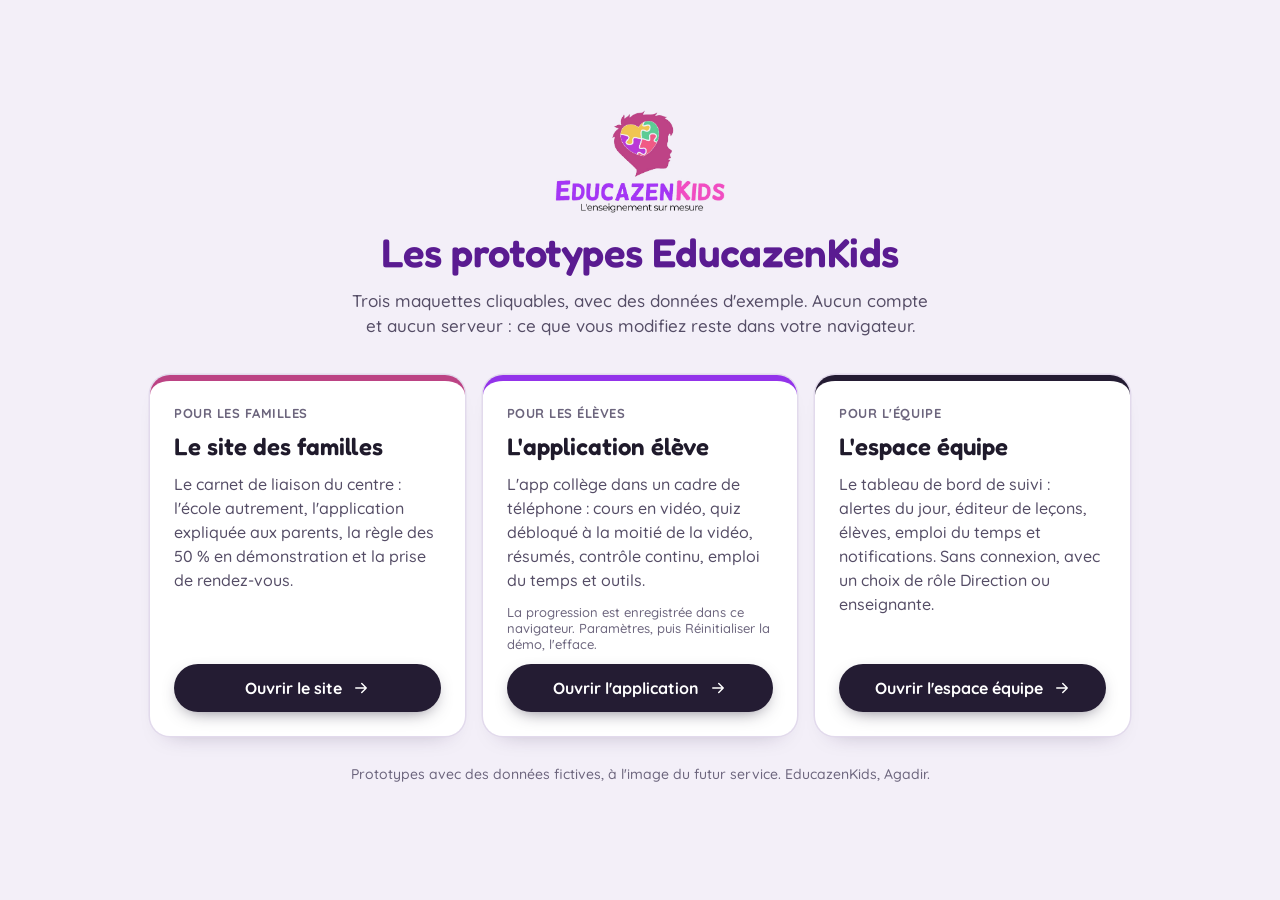
<file: prototype/index.html>
<!doctype html>
<html lang="fr">
<head>
<meta charset="utf-8">
<meta name="viewport" content="width=device-width, initial-scale=1">
<title>EducazenKids · Prototypes</title>
<meta name="description" content="Les trois prototypes EducazenKids : le site des familles, l'application élève et l'espace équipe.">
<meta name="robots" content="noindex">
<link rel="icon" href="web/assets/img/logo-mark.png">
<link rel="stylesheet" href="web/assets/base.css">
<style>
  body { min-height: 100svh; display: grid; place-items: center; padding: 32px 16px 40px; }
  .hub { width: 100%; max-width: 980px; }
  .head { display: flex; flex-direction: column; align-items: center; text-align: center; gap: 14px; margin-bottom: 36px; }
  .head img { width: 176px; height: auto; }
  h1 { margin: 0; font-family: var(--font-display); font-weight: 600; font-size: clamp(28px, 4vw, 40px); line-height: 1.1; letter-spacing: -0.01em; color: var(--brand-ink); }
  .lead { margin: 0; max-width: 58ch; font-size: 17px; line-height: 1.5; color: var(--ink-2); }
  .cards { display: grid; grid-template-columns: repeat(auto-fit, minmax(270px, 1fr)); gap: 18px; }
  .card { display: flex; flex-direction: column; gap: 12px; padding: 24px; background: var(--paper); border-radius: 20px; border-top: 6px solid var(--accent); box-shadow: 0 0 0 1.5px var(--line), 0 12px 24px -18px rgba(40, 20, 70, 0.4); }
  .card.site { --accent: var(--plum); }
  .card.app { --accent: var(--brand); }
  .card.staff { --accent: var(--pill); }
  .kicker { font-size: 13px; font-weight: 700; letter-spacing: 0.04em; text-transform: uppercase; color: var(--ink-3); }
  .card h2 { margin: 0; font-family: var(--font-display); font-weight: 600; font-size: 24px; line-height: 1.15; color: var(--ink); }
  .card p { margin: 0; flex: 1; line-height: 1.5; color: var(--ink-2); }
  .card small { font-size: 13px; color: var(--ink-3); }
  .btn { display: inline-flex; align-items: center; justify-content: center; gap: 10px; min-height: 48px; padding: 0 22px; border-radius: 999px; background: var(--pill); color: #fff; font-weight: 700; text-decoration: none; box-shadow: 0 6px 18px -8px rgba(36, 28, 51, 0.7); transition: background 0.2s var(--ease-out), transform 0.2s var(--ease-out); }
  .btn:hover { background: var(--pill-hover); color: #fff; transform: translateY(-1px); }
  .btn .icon { width: 18px; height: 18px; }
  .note { margin: 28px 0 0; text-align: center; font-size: 14px; line-height: 1.5; color: var(--ink-3); }
</style>
</head>
<body>
<main class="hub">
  <header class="head">
    <img src="web/assets/img/logo-educazenkids.png" alt="EducazenKids" width="176">
    <h1>Les prototypes EducazenKids</h1>
    <p class="lead">Trois maquettes cliquables, avec des données d'exemple. Aucun compte et aucun serveur&nbsp;: ce que vous modifiez reste dans votre navigateur.</p>
  </header>

  <div class="cards">
    <article class="card site">
      <span class="kicker">Pour les familles</span>
      <h2>Le site des familles</h2>
      <p>Le carnet de liaison du centre&nbsp;: l'école autrement, l'application expliquée aux parents, la règle des 50&nbsp;% en démonstration et la prise de rendez-vous.</p>
      <a class="btn" href="web/landing-page.html">Ouvrir le site <svg class="icon" viewBox="0 0 24 24" aria-hidden="true"><path d="M5 12h14M13 6l6 6-6 6"/></svg></a>
    </article>

    <article class="card app">
      <span class="kicker">Pour les élèves</span>
      <h2>L'application élève</h2>
      <p>L'app collège dans un cadre de téléphone&nbsp;: cours en vidéo, quiz débloqué à la moitié de la vidéo, résumés, contrôle continu, emploi du temps et outils.</p>
      <small>La progression est enregistrée dans ce navigateur. Paramètres, puis Réinitialiser la démo, l'efface.</small>
      <a class="btn" href="educazenkids-college.html">Ouvrir l'application <svg class="icon" viewBox="0 0 24 24" aria-hidden="true"><path d="M5 12h14M13 6l6 6-6 6"/></svg></a>
    </article>

    <article class="card staff">
      <span class="kicker">Pour l'équipe</span>
      <h2>L'espace équipe</h2>
      <p>Le tableau de bord de suivi&nbsp;: alertes du jour, éditeur de leçons, élèves, emploi du temps et notifications. Sans connexion, avec un choix de rôle Direction ou enseignante.</p>
      <a class="btn" href="web/dashboard.html">Ouvrir l'espace équipe <svg class="icon" viewBox="0 0 24 24" aria-hidden="true"><path d="M5 12h14M13 6l6 6-6 6"/></svg></a>
    </article>
  </div>

  <p class="note">Prototypes avec des données fictives, à l'image du futur service. EducazenKids, Agadir.</p>
</main>
</body>
</html>
</file>
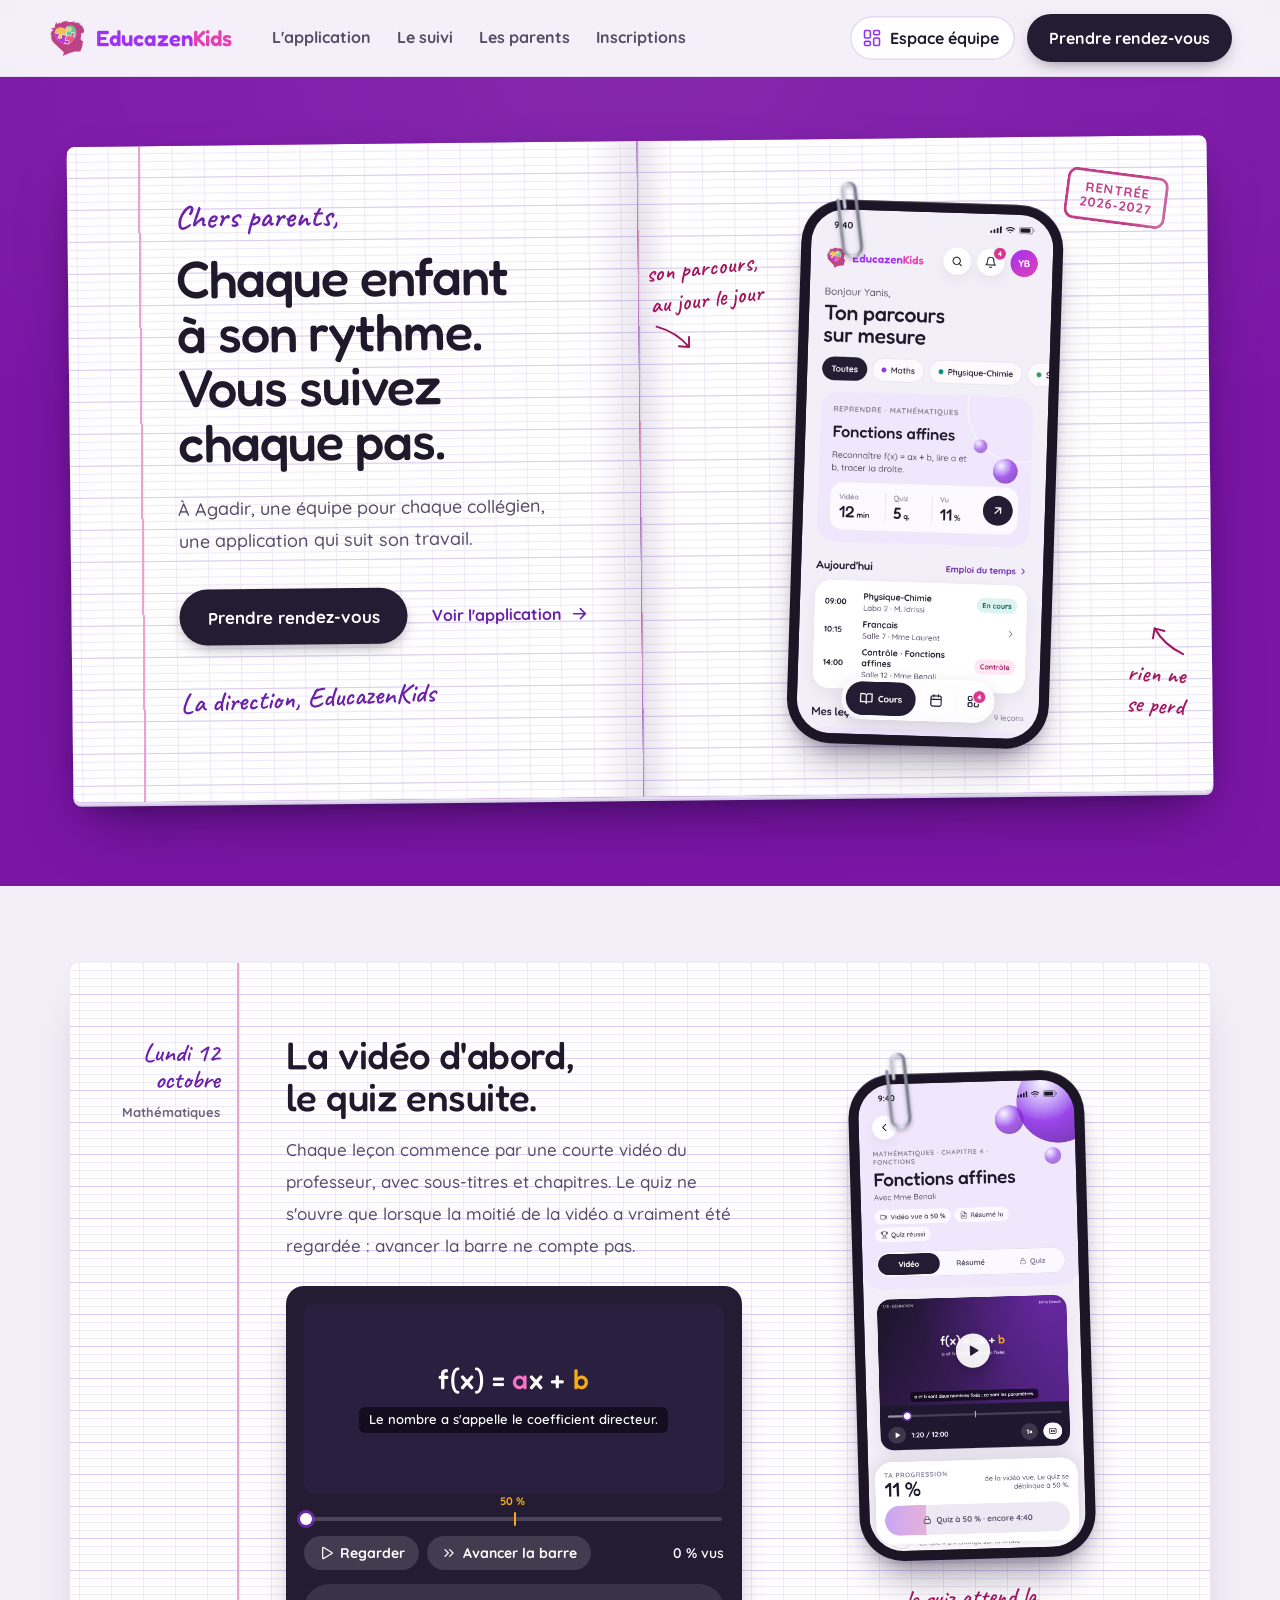
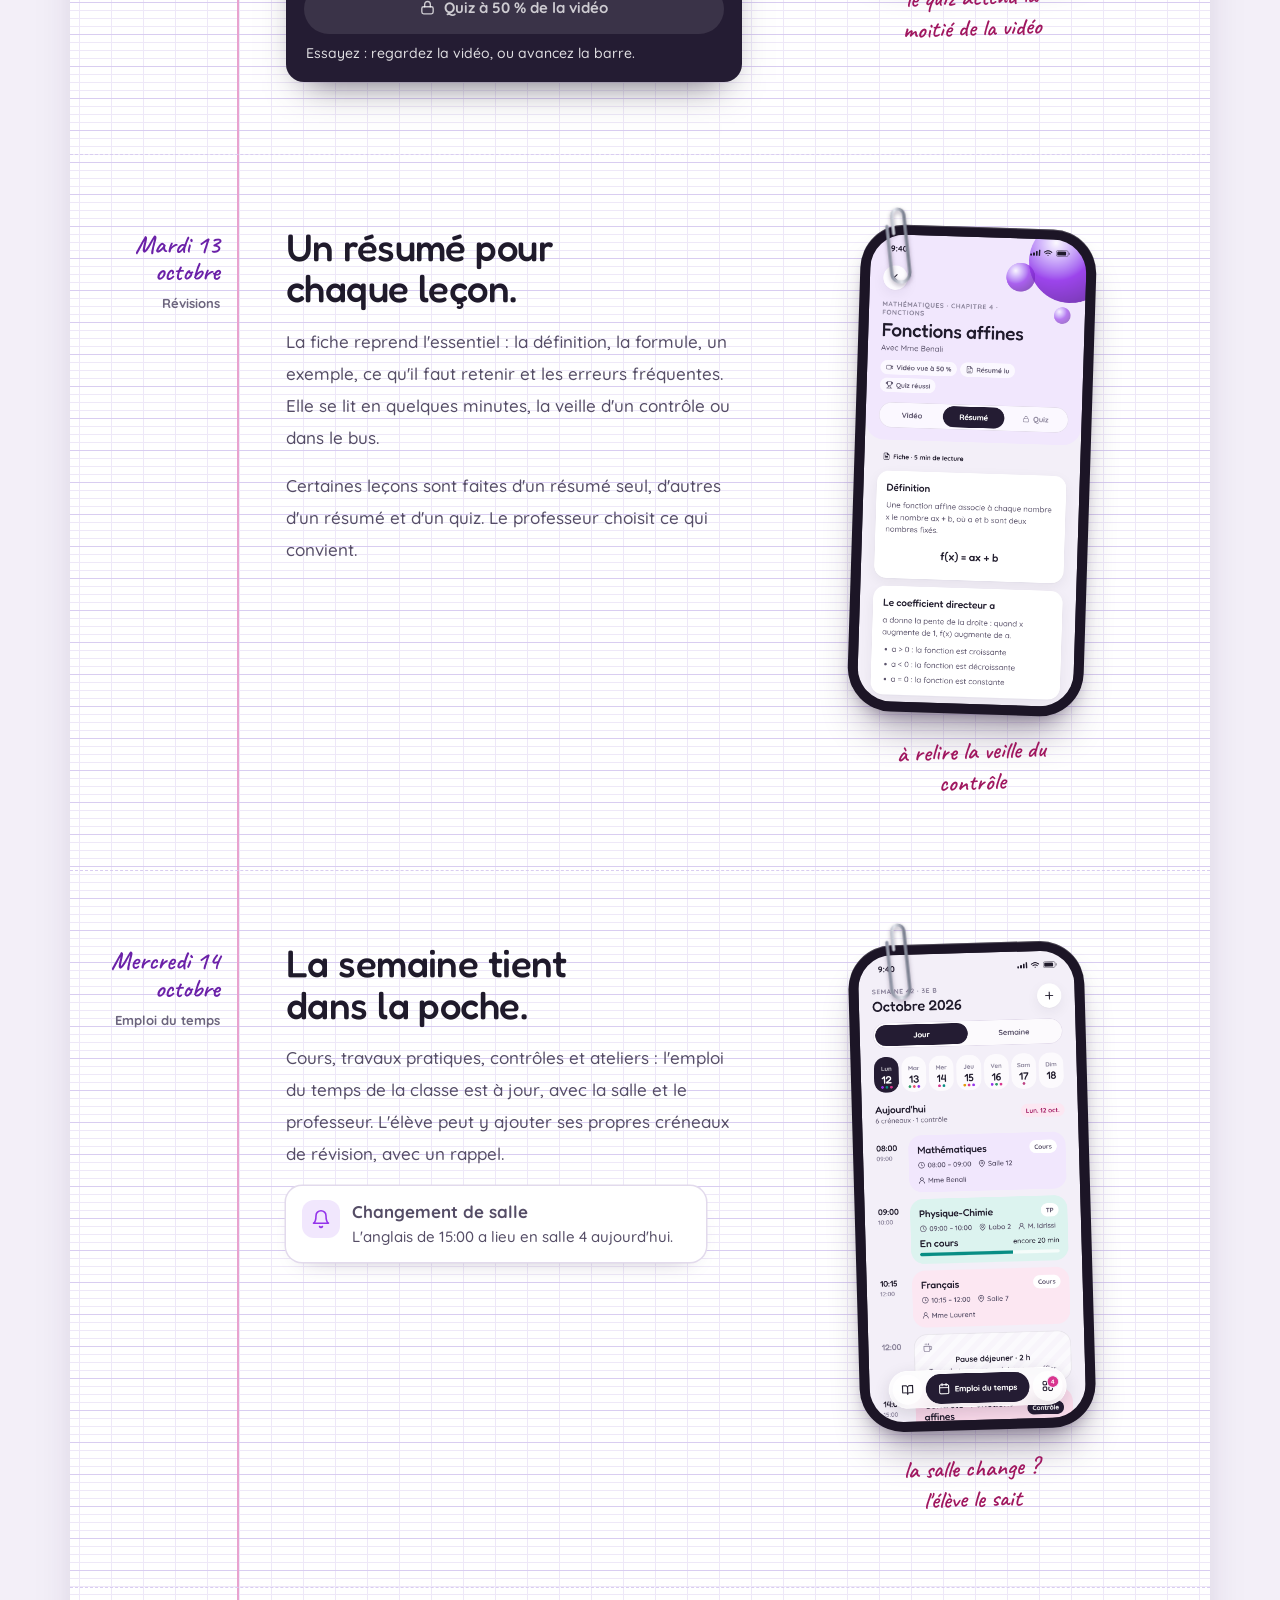
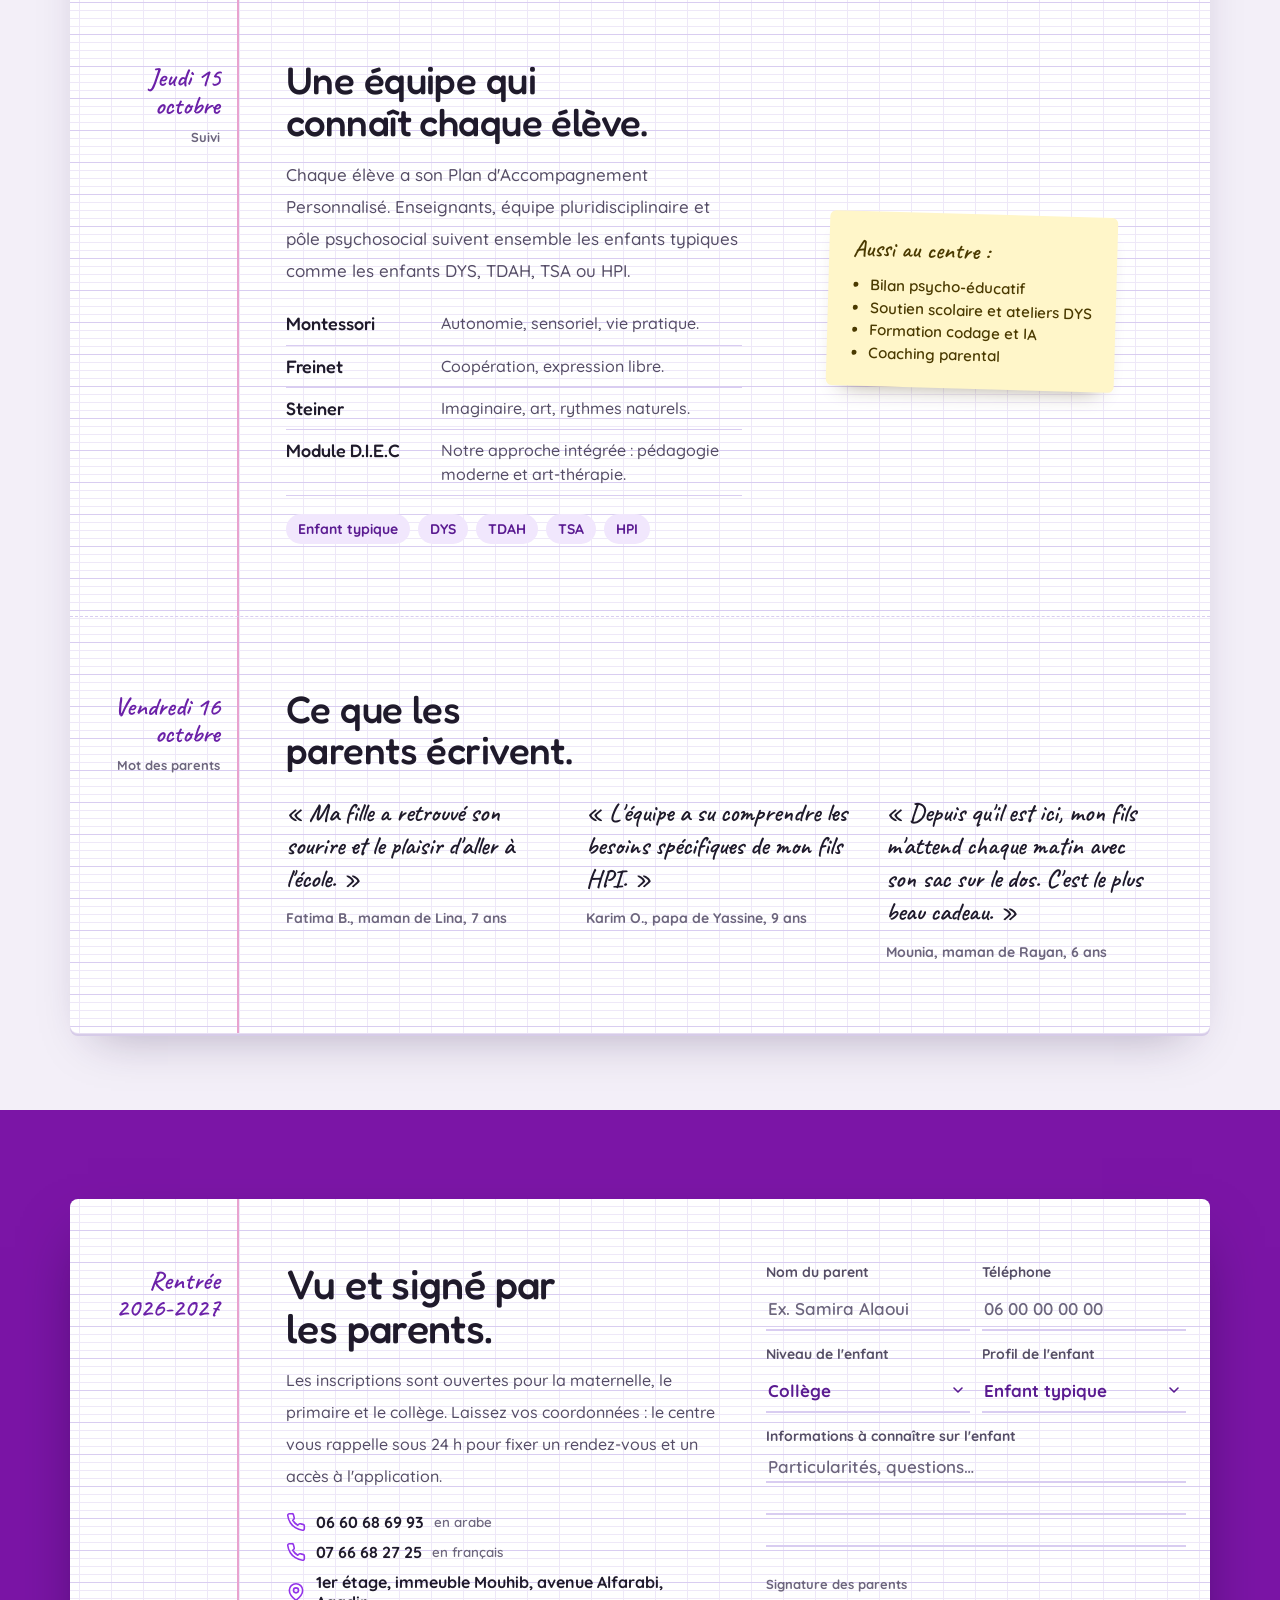
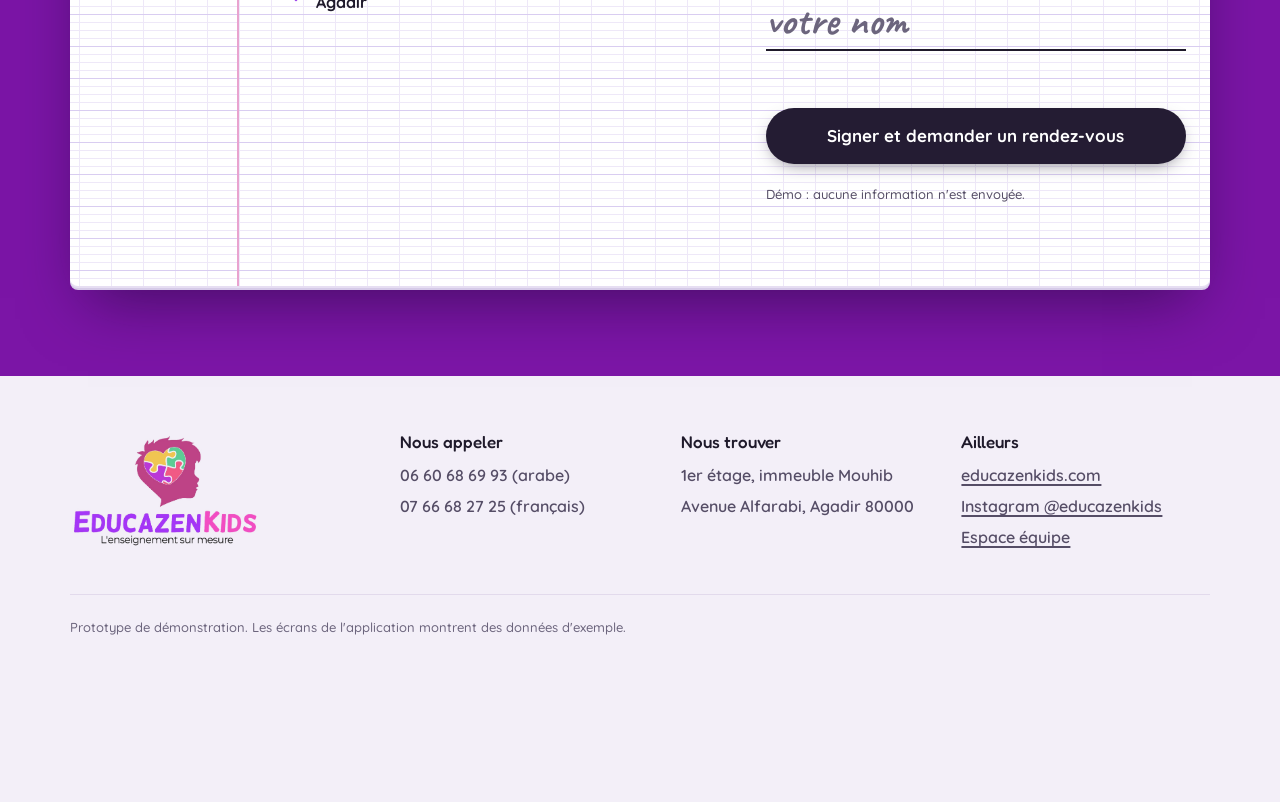
<file: prototype/web/index.html>
<!doctype html>
<html lang="fr">
<head>
<meta charset="utf-8">
<meta http-equiv="refresh" content="0; url=landing-page.html">
<title>EducazenKids</title>
</head>
<body>
<p><a href="landing-page.html">Ouvrir le site EducazenKids</a></p>
</body>
</html>
</file>
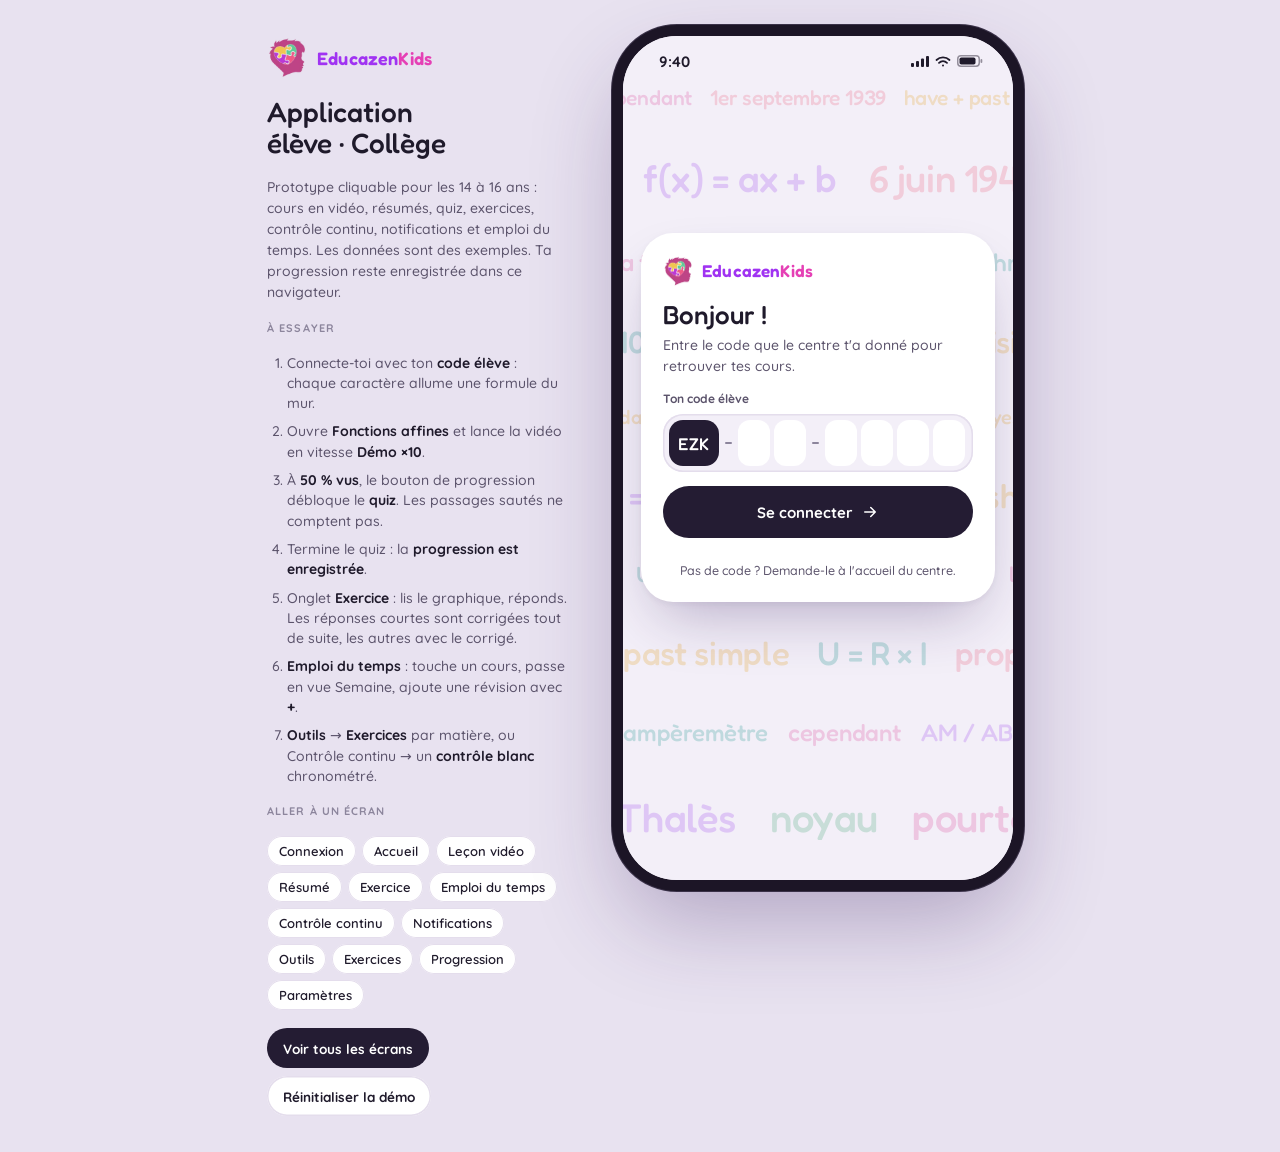
<file: prototype/educazenkids-college.html>
<!doctype html>
<html lang="fr">
<head>
<meta charset="utf-8">
<meta name="viewport" content="width=device-width, initial-scale=1, viewport-fit=cover">
</head>
<body>
<title>EducazenKids Collège</title>
<link rel="preconnect" href="https://fonts.googleapis.com">
<link rel="preconnect" href="https://fonts.gstatic.com" crossorigin>
<link rel="stylesheet" href="https://fonts.googleapis.com/css2?family=Fredoka:wght@400;500;600&family=Quicksand:wght@500;600;700&family=Lexend:wght@400;500;600&display=swap">
<style>
:root {
  /* Layout: a lavender stage holds a guide column and the phone (390x844); on a real phone the app fills the screen. */
  --stage: #E8E2F0;
  --app: #F3EFF8;
  --surface: #FFFFFF;
  --surface-2: #FAF8FC;
  --glass: rgba(255, 255, 255, 0.74);
  --ink: #1F1A2B;
  --ink-2: #5B536B;
  --ink-3: #8C859C;
  --line: #E4DDEC;
  --pill: #241C33;
  --brand: #9333EA;
  --brand-deep: #6B21A8;
  --brand-soft: #F1E7FD;
  --pink: #D9368F;
  --pink-soft: #FCE7F2;
  --teal: #088D84;
  --teal-soft: #DCF3EF;
  --gold: #F2AB19;
  --gold-soft: #FFF2D4;
  --coral: #E8506F;
  --coral-soft: #FDE6EB;
  --plum: #BC4384;
  --font-display: "Fredoka", "Quicksand", system-ui, sans-serif;
  --font-body: "Quicksand", system-ui, -apple-system, "Segoe UI", sans-serif;
  --r-sm: 12px;
  --r-md: 18px;
  --r-lg: 26px;
  --shadow: 0 1px 2px rgba(36, 28, 51, 0.04), 0 8px 24px rgba(36, 28, 51, 0.06);
  color-scheme: light;
}

* { box-sizing: border-box; }
[hidden] { display: none !important; }
html, body { height: 100%; }
body {
  margin: 0;
  background: var(--stage);
  color: var(--ink);
  font-family: var(--font-body);
  font-weight: 500;
  font-size: 14px;
  -webkit-font-smoothing: antialiased;
}
button, input, select, textarea { font: inherit; color: inherit; }
button { cursor: pointer; background: none; border: 0; padding: 0; }
button:disabled { cursor: not-allowed; }
:focus-visible { outline: 3px solid var(--brand); outline-offset: 2px; }
.ic { flex: none; display: block; }
.num { font-variant-numeric: tabular-nums; }

/* ---------- stage + guide ---------- */
.stage {
  min-height: 100%;
  display: flex;
  gap: 56px;
  justify-content: center;
  align-items: flex-start;
  padding-block: 36px;
  padding-inline: 24px;
}
.guide { width: 300px; flex: none; position: sticky; top: 36px; display: grid; gap: 18px; }
.guide-brand { display: flex; align-items: center; gap: 10px; }
.guide-brand img { width: 40px; height: auto; }
.guide h1 { font: 500 28px/1.1 var(--font-display); margin: 0; text-wrap: balance; }
.guide p { margin: 0; color: var(--ink-2); line-height: 1.5; }
.guide ol { margin: 0; padding-left: 20px; display: grid; gap: 8px; color: var(--ink-2); line-height: 1.45; }
.guide ol b { color: var(--ink); }
.guide .label { font-size: 11px; font-weight: 700; letter-spacing: 0.1em; text-transform: uppercase; color: var(--ink-3); }
.jump { display: flex; flex-wrap: wrap; gap: 6px; }
.jump button { padding: 7px 12px; border-radius: 999px; background: var(--surface); box-shadow: inset 0 0 0 1px var(--line); font-weight: 600; font-size: 13px; }
.jump button:hover { box-shadow: inset 0 0 0 1.5px var(--brand); }
.guide-actions { display: flex; gap: 8px; flex-wrap: wrap; }

/* ---------- phone ---------- */
.phone {
  position: relative;
  width: 390px;
  height: 844px;
  flex: none;
  border-radius: 54px;
  background: var(--app);
  overflow: hidden;
  box-shadow: 0 0 0 11px #1C1526, 0 0 0 12px #3A3148, 0 40px 90px rgba(54, 27, 94, 0.3);
  isolation: isolate;
}
.statusbar {
  position: absolute; inset: 0 0 auto 0; height: 46px; z-index: 8;
  display: flex; align-items: center; justify-content: space-between;
  padding: 4px 30px 0 36px; font-weight: 700; font-size: 15px; pointer-events: none;
}
.statusbar.light { color: #fff; }
.screen {
  position: absolute; inset: 0; overflow-y: auto; overflow-x: hidden;
  padding: 56px 24px 128px; scrollbar-width: none;
}
.screen::-webkit-scrollbar { display: none; }
.screen.no-nav { padding-bottom: 40px; }
.screen.dock-pad { padding-bottom: 196px; }
.phone.scrolled .statusbar { background: rgba(243, 239, 248, 0.94); backdrop-filter: blur(10px); -webkit-backdrop-filter: blur(10px); }

@media (max-width: 900px) {
  .stage { flex-direction: column; align-items: center; gap: 32px; }
  .guide { position: static; width: 100%; max-width: 412px; order: 2; }
}
@media (max-width: 520px) {
  .stage { padding: 0; gap: 24px; }
  .phone { width: 100%; height: 100vh; height: 100svh; border-radius: 0; box-shadow: none; }
  .statusbar { display: none; }
  .screen { padding-top: 18px; }
  .lesson-hero { margin-top: -18px; padding-top: 18px; }
  .toast { top: 12px; }
  .guide { padding-inline: 16px; padding-block: 0 32px; }
}

/* ---------- type ---------- */
.eyebrow { font-size: 12px; font-weight: 700; letter-spacing: 0.08em; text-transform: uppercase; color: var(--ink-3); }
.h-xl { font: 500 34px/1.05 var(--font-display); letter-spacing: -0.01em; margin: 0; text-wrap: balance; }
.h-lg { font: 500 26px/1.1 var(--font-display); margin: 0; text-wrap: balance; }
.h-md { font: 500 18px/1.2 var(--font-display); margin: 0; }
.muted { color: var(--ink-2); }
.faint { color: var(--ink-3); }
.small { font-size: 12.5px; }
.row { display: flex; align-items: center; gap: 10px; }
.between { display: flex; align-items: center; justify-content: space-between; gap: 12px; }
.stack { display: grid; gap: 12px; }
.section { margin-top: 26px; display: grid; gap: 14px; }
.section-head { display: flex; align-items: baseline; justify-content: space-between; gap: 12px; }
.link { color: var(--brand-deep); font-weight: 700; display: inline-flex; align-items: center; gap: 4px; }

/* ---------- controls ---------- */
.iconbtn {
  width: 44px; height: 44px; border-radius: 50%; display: grid; place-items: center;
  background: var(--surface); box-shadow: var(--shadow); position: relative; flex: none;
}
.iconbtn.glass { background: rgba(255, 255, 255, 0.85); }
.badge {
  position: absolute; top: -2px; right: -2px; min-width: 19px; height: 19px; padding: 0 5px;
  border-radius: 999px; background: var(--pink); color: #fff; font-size: 11px; font-weight: 700;
  display: grid; place-items: center; box-shadow: 0 0 0 2px var(--app);
}
.btn {
  height: 52px; border-radius: 999px; padding: 0 22px; display: inline-flex; align-items: center;
  justify-content: center; gap: 8px; font-weight: 700; font-size: 15px; white-space: nowrap;
}
.btn.block { width: 100%; }
.btn-dark { background: var(--pill); color: #fff; }
.btn-brand { background: var(--brand); color: #fff; }
.btn-ghost { background: var(--surface); box-shadow: inset 0 0 0 1.5px var(--line); }
a.btn { color: var(--ink); text-decoration: none; }
.btn-sm { height: 40px; padding: 0 16px; font-size: 13.5px; }
.chips { display: flex; gap: 8px; overflow-x: auto; scrollbar-width: none; margin-inline: -24px; padding-inline: 24px; }
.chips::-webkit-scrollbar { display: none; }
.chip {
  height: 38px; padding: 0 15px; border-radius: 999px; flex: none; display: inline-flex; align-items: center; gap: 7px;
  background: rgba(255, 255, 255, 0.7); box-shadow: inset 0 0 0 1px var(--line); font-weight: 600; font-size: 13.5px;
}
.chip.on { background: var(--pill); color: #fff; box-shadow: none; }
.chip .dot { width: 8px; height: 8px; border-radius: 50%; background: var(--c); }
.seg { display: flex; padding: 4px; border-radius: 999px; background: rgba(255, 255, 255, 0.7); box-shadow: inset 0 0 0 1px var(--line); }
.seg button { flex: 1; height: 38px; border-radius: 999px; font-weight: 700; font-size: 13.5px; display: inline-flex; align-items: center; justify-content: center; gap: 6px; color: var(--ink-2); }
.seg button.on { background: var(--pill); color: #fff; }
.seg button.locked { color: var(--ink-3); }
.tag {
  display: inline-flex; align-items: center; gap: 5px; height: 24px; padding: 0 9px; border-radius: 999px;
  font-size: 11.5px; font-weight: 700; background: var(--surface); color: var(--ink-2); white-space: nowrap;
}
.tag.c { background: var(--cs); color: var(--ink); }
.tag.dark { background: var(--pill); color: #fff; }
.tag.pink { background: var(--pink-soft); color: #A0175F; }
.tag.teal { background: var(--teal-soft); color: #05625C; }
.switch { width: 50px; height: 30px; border-radius: 999px; background: #D9D1E4; position: relative; flex: none; transition: background 0.2s; }
.switch::after { content: ""; position: absolute; top: 3px; left: 3px; width: 24px; height: 24px; border-radius: 50%; background: #fff; box-shadow: 0 1px 3px rgba(0,0,0,0.2); transition: transform 0.2s; }
.switch.on { background: var(--brand); }
.switch.on::after { transform: translateX(20px); }

/* ---------- bottom nav ---------- */
.nav {
  position: absolute; left: 50%; bottom: 24px; transform: translateX(-50%); z-index: 7;
  display: flex; gap: 6px; padding: 7px; border-radius: 999px;
  background: var(--glass); backdrop-filter: blur(16px); -webkit-backdrop-filter: blur(16px);
  box-shadow: 0 10px 30px rgba(36, 28, 51, 0.14), inset 0 0 0 1px rgba(255, 255, 255, 0.9);
}
.nav button { white-space: nowrap; height: 54px; min-width: 54px; border-radius: 999px; display: inline-flex; align-items: center; justify-content: center; gap: 8px; background: rgba(255,255,255,0.75); font-weight: 700; }
.nav button.on { background: var(--pill); color: #fff; padding: 0 22px; }
.nav button .nb { position: relative; display: grid; }

/* ---------- home ---------- */
.topbar { display: flex; align-items: center; justify-content: space-between; gap: 10px; }
.brandmark { display: flex; align-items: center; gap: 9px; }
.brandmark img { width: 34px; height: auto; }
.wordmark { font: 600 18px/1 var(--font-display); letter-spacing: 0.01em; }
.wordmark .e { color: #A033F2; }
.wordmark .k { color: #E540B5; }
.avatar {
  width: 44px; height: 44px; border-radius: 50%; display: grid; place-items: center; flex: none;
  background: linear-gradient(140deg, #A033F2, #E540B5); color: #fff; font-weight: 700; font-size: 15px;
}
.hero-title { margin-top: 22px; display: grid; gap: 6px; }
.feature {
  position: relative; overflow: hidden; border-radius: 30px; padding: 20px; margin-top: 18px;
  background: var(--cs); display: grid; gap: 14px;
}
.feature .h-lg { max-width: 220px; }
.feature p { margin: 0; max-width: 230px; color: var(--ink-2); line-height: 1.45; }
.statpanel {
  position: relative; z-index: 1; display: grid; grid-template-columns: repeat(3, 1fr) auto; gap: 0; align-items: center;
  background: rgba(255, 255, 255, 0.78); backdrop-filter: blur(8px); border-radius: 20px; padding: 14px 6px 14px 14px;
}
.statpanel > div + div { border-left: 1px solid var(--line); padding-left: 12px; }
.statpanel .k { font-size: 11.5px; color: var(--ink-3); font-weight: 600; }
.statpanel .v { font: 500 26px/1.1 var(--font-display); margin-top: 2px; }
.go-btn { margin-left: 8px; margin-right: 2px; width: 48px; height: 48px; border-radius: 50%; background: var(--pill); color: #fff; display: grid; place-items: center; }
.art { position: absolute; inset: 0; pointer-events: none; }
.art i { position: absolute; border-radius: 50%; background: radial-gradient(circle at 32% 28%, rgba(255,255,255,0.85), var(--c) 46%, color-mix(in srgb, var(--c) 55%, #120a1f) 100%); opacity: 0.9; }
.art i:nth-child(1) { width: 130px; height: 130px; right: -34px; top: -40px; }
.art i:nth-child(2) { width: 40px; height: 40px; right: 22px; top: 100px; opacity: 0.75; }
.art i:nth-child(3) { width: 22px; height: 22px; right: 72px; top: 70px; opacity: 0.6; }
.art .ring { position: absolute; width: 170px; height: 170px; right: -64px; top: -64px; border-radius: 50%; border: 2px solid rgba(255,255,255,0.55); background: none; }

.today { background: var(--surface); border-radius: var(--r-lg); padding: 16px; display: grid; gap: 10px; box-shadow: var(--shadow); }
.today-item { display: grid; grid-template-columns: 50px 1fr auto; gap: 12px; align-items: center; }
.today-item .t { font-weight: 700; font-size: 13px; }
.today-item .bar { width: 4px; align-self: stretch; border-radius: 4px; background: var(--c); justify-self: end; }
.today-item .what { display: grid; gap: 2px; min-width: 0; }
.today-item .what b { font-weight: 700; }

.lesson-row {
  display: grid; grid-template-columns: 48px 1fr auto; gap: 12px; align-items: center; text-align: left; width: 100%;
  padding: 12px; border-radius: 22px; background: var(--cs);
}
.lesson-row .sq { width: 48px; height: 48px; border-radius: 15px; background: rgba(255,255,255,0.75); display: grid; place-items: center; color: var(--c); }
.lesson-row .info { display: grid; gap: 3px; min-width: 0; }
.lesson-row .info b { font-weight: 700; font-size: 15px; }
.lesson-row .meta { font-size: 12px; color: var(--ink-2); display: flex; gap: 6px; flex-wrap: wrap; }
.ring-sm { position: relative; width: 42px; height: 42px; display: grid; place-items: center; font-size: 11px; font-weight: 700; }
.ring-sm svg { position: absolute; inset: 0; transform: rotate(-90deg); }

.weekmini { background: var(--surface); border-radius: var(--r-lg); padding: 16px; box-shadow: var(--shadow); display: grid; gap: 12px; }
.minibars { display: grid; grid-template-columns: repeat(7, 1fr); gap: 8px; align-items: end; height: 92px; }
.minibars .col { display: grid; gap: 5px; justify-items: center; align-content: end; height: 100%; }
.minibars .stackbar { width: 18px; border-radius: 7px; overflow: hidden; display: flex; flex-direction: column-reverse; }
.minibars .stackbar span { display: block; background: var(--c); }
.minibars .d { font-size: 11px; color: var(--ink-3); font-weight: 700; }
.minibars .col.today .d { color: var(--ink); }

/* ---------- lesson ---------- */
.lesson-hero { position: relative; margin: -56px -24px 0; padding: 56px 24px 22px; background: var(--cs); border-radius: 0 0 34px 34px; overflow: hidden; }
.lesson-hero .art i:nth-child(1) { width: 150px; height: 150px; right: -46px; top: -36px; }
.lesson-hero .art i:nth-child(2) { width: 52px; height: 52px; right: 92px; top: 44px; }
.lesson-hero .art i:nth-child(3) { width: 30px; height: 30px; right: 26px; top: 122px; }
.lesson-hero .top { position: relative; z-index: 1; display: flex; justify-content: space-between; }
.lesson-hero .titles { position: relative; z-index: 1; margin-top: 18px; display: grid; gap: 6px; max-width: 270px; }
.lesson-hero .seg { position: relative; z-index: 1; margin-top: 18px; }
.steps { display: flex; gap: 6px; flex-wrap: wrap; margin-top: 14px; position: relative; z-index: 1; }
.step { display: inline-flex; align-items: center; gap: 5px; height: 26px; padding: 0 10px; border-radius: 999px; background: rgba(255,255,255,0.7); font-size: 12px; font-weight: 700; color: var(--ink-2); }
.step.done { background: var(--teal); color: #fff; }

.player { margin-top: 18px; border-radius: 24px; overflow: hidden; background: #1E1730; box-shadow: var(--shadow); }
.player .viewport { position: relative; aspect-ratio: 16 / 9; }
.player canvas { position: absolute; inset: 0; width: 100%; height: 100%; display: block; }
.bigplay { position: absolute; inset: 0; display: grid; place-items: center; }
.bigplay span { width: 62px; height: 62px; border-radius: 50%; background: rgba(255,255,255,0.92); color: var(--pill); display: grid; place-items: center; box-shadow: 0 8px 24px rgba(0,0,0,0.3); }
.controls { padding: 10px 14px 12px; display: grid; gap: 10px; color: #fff; }
.track { position: relative; height: 18px; cursor: pointer; touch-action: none; }
.track .rail { position: absolute; left: 0; right: 0; top: 7px; height: 4px; border-radius: 4px; background: rgba(255,255,255,0.18); }
.track .seen { position: absolute; top: 7px; height: 4px; background: rgba(255,255,255,0.45); border-radius: 4px; }
.track .half { position: absolute; top: 3px; left: 50%; width: 2px; height: 12px; background: var(--gold); border-radius: 2px; }
.track .head { position: absolute; top: 3px; width: 12px; height: 12px; margin-left: -6px; border-radius: 50%; background: #fff; box-shadow: 0 0 0 3px rgba(147,51,234,0.6); }
.ctl-row { display: flex; align-items: center; gap: 10px; font-size: 12.5px; font-weight: 600; }
.ctl-row .sp { flex: 1; }
.ctl-btn { height: 30px; min-width: 30px; padding: 0 9px; border-radius: 999px; background: rgba(255,255,255,0.14); color: #fff; display: inline-flex; align-items: center; justify-content: center; gap: 5px; font-size: 12px; font-weight: 700; }
.ctl-btn.on { background: #fff; color: var(--pill); }
.chapters { display: grid; gap: 8px; }
.chapter { display: grid; grid-template-columns: 40px 1fr auto; gap: 12px; align-items: center; padding: 10px 12px; border-radius: 20px; background: rgba(255,255,255,0.75); text-align: left; width: 100%; }
.chapter .pb { width: 40px; height: 40px; border-radius: 50%; box-shadow: inset 0 0 0 1.5px var(--line); display: grid; place-items: center; color: var(--ink-2); }
.chapter.on { background: var(--surface); box-shadow: var(--shadow); }
.chapter.on .pb { background: var(--pill); color: #fff; box-shadow: none; }
.chapter b { font-weight: 700; display: block; }
.chapter .sub { font-size: 12px; color: var(--ink-3); }
.chapter .dur { font-weight: 700; font-size: 13px; }
.progress-dock {
  position: absolute; left: 12px; right: 12px; bottom: 12px; z-index: 6; border-radius: 30px; padding: 16px;
  background: var(--surface); box-shadow: 0 -4px 30px rgba(36,28,51,0.12); display: grid; gap: 12px;
}
.progress-dock .pct { font: 500 36px/1 var(--font-display); }
.progbtn { position: relative; height: 54px; width: 100%; border-radius: 999px; overflow: hidden; background: #EEE8F5; font-weight: 700; font-size: 14.5px; }
.progbtn .fill { position: absolute; inset: 0 auto 0 0; background: linear-gradient(90deg, #C9A6F5, #E7B2DA); transition: width 0.3s; }
.progbtn .lbl { position: relative; z-index: 1; display: inline-flex; align-items: center; justify-content: center; gap: 8px; width: 100%; height: 100%; color: var(--ink-2); }
.progbtn.ready { background: var(--pill); }
.progbtn.ready .fill { background: linear-gradient(90deg, #9333EA, #D9368F); }
.progbtn.ready .lbl { color: #fff; }

.resume { display: grid; gap: 14px; margin-top: 18px; }
.rcard { background: var(--surface); border-radius: 22px; padding: 18px; display: grid; gap: 10px; box-shadow: var(--shadow); }
.rcard h3 { margin: 0; font: 500 18px/1.25 var(--font-display); }
.rcard p { margin: 0; line-height: 1.55; color: var(--ink-2); }
.rcard ul { margin: 0; padding-left: 18px; display: grid; gap: 6px; color: var(--ink-2); line-height: 1.5; }
.formula { font: 500 20px/1.3 var(--font-display); padding: 12px 14px; border-radius: 16px; background: var(--cs); color: var(--ink); text-align: center; overflow-x: auto; }
.retenir { background: var(--pill); color: #fff; }
.retenir h3, .retenir li { color: #fff; }
.retenir ul { color: rgba(255,255,255,0.85); }
.warn { background: var(--coral-soft); box-shadow: none; }

/* ---------- quiz ---------- */
.quiz-top { display: flex; align-items: center; gap: 12px; }
.qbar { flex: 1; height: 8px; border-radius: 8px; background: #E3DCEC; overflow: hidden; }
.qbar span { display: block; height: 100%; background: linear-gradient(90deg, #9333EA, #D9368F); border-radius: 8px; }
.timerchip { display: inline-flex; align-items: center; gap: 6px; height: 34px; padding: 0 12px; border-radius: 999px; background: var(--pill); color: #fff; font-weight: 700; }
.qtext { font: 500 24px/1.2 var(--font-display); margin: 22px 0 18px; text-wrap: balance; }
.opts { display: grid; gap: 10px; }
.opt { display: grid; grid-template-columns: 34px 1fr auto; gap: 12px; align-items: center; padding: 14px; border-radius: 20px; background: var(--surface); text-align: left; width: 100%; box-shadow: inset 0 0 0 1.5px var(--line); font-weight: 600; font-size: 15px; }
.opt .letter { width: 34px; height: 34px; border-radius: 11px; background: var(--app); display: grid; place-items: center; font-weight: 700; }
.opt.sel { box-shadow: inset 0 0 0 2px var(--pill); }
.opt.sel .letter { background: var(--pill); color: #fff; }
.opt.right { box-shadow: inset 0 0 0 2px var(--teal); background: var(--teal-soft); }
.opt.right .letter { background: var(--teal); color: #fff; }
.opt.wrong { box-shadow: inset 0 0 0 2px var(--coral); background: var(--coral-soft); }
.opt.wrong .letter { background: var(--coral); color: #fff; }
.explain { margin-top: 14px; padding: 14px 16px; border-radius: 20px; background: var(--surface); line-height: 1.5; color: var(--ink-2); display: grid; gap: 4px; }
.explain b { color: var(--ink); }
.quiz-foot { position: absolute; left: 24px; right: 24px; bottom: 28px; z-index: 6; }
.result { display: grid; justify-items: center; text-align: center; gap: 12px; margin-top: 30px; }
.bigring { position: relative; width: 170px; height: 170px; display: grid; place-items: center; }
.bigring svg { position: absolute; inset: 0; transform: rotate(-90deg); }
.bigring .score { font: 500 44px/1 var(--font-display); }
.saved { display: inline-flex; align-items: center; gap: 8px; padding: 10px 14px; border-radius: 999px; background: var(--teal-soft); color: #05625C; font-weight: 700; }

/* ---------- schedule ---------- */
.week { display: grid; grid-template-columns: repeat(7, 1fr); gap: 5px; margin-top: 16px; }
.day { height: 64px; border-radius: 20px; display: grid; place-items: center; align-content: center; gap: 3px; background: rgba(255,255,255,0.7); position: relative; }
.day .dw { font-size: 11px; color: var(--ink-3); font-weight: 700; }
.day .dn { font: 500 19px/1 var(--font-display); }
.day.on { background: var(--pill); color: #fff; }
.day.on .dw { color: rgba(255,255,255,0.7); }
.day .dots { position: absolute; bottom: 7px; display: flex; gap: 3px; }
.day .dots i { width: 5px; height: 5px; border-radius: 50%; background: var(--c); }
.timeline { display: grid; gap: 12px; margin-top: 20px; }
.tl-row { display: grid; grid-template-columns: 48px 1fr; gap: 10px; }
.tl-time { padding-top: 14px; font: 500 15px/1 var(--font-display); }
.tl-time small { display: block; margin-top: 4px; font: 600 11px/1.4 var(--font-body); color: var(--ink-3); }
.ev { text-align: left; width: 100%; border-radius: 24px; padding: 14px 16px; background: var(--cs); display: grid; gap: 8px; position: relative; overflow: hidden; }
.ev .between b { font: 500 18px/1.2 var(--font-display); }
.ev .where { display: flex; gap: 12px; flex-wrap: wrap; font-size: 12.5px; color: var(--ink-2); font-weight: 600; }
.ev .where span { display: inline-flex; align-items: center; gap: 4px; }
.ev.exam { background: linear-gradient(160deg, #F8D3E6, #FCE7F2); }
.ev .kpis { display: grid; grid-template-columns: repeat(3, 1fr); background: rgba(255,255,255,0.6); border-radius: 16px; padding: 10px 12px; }
.ev .kpis div + div { border-left: 1px solid rgba(36,28,51,0.1); padding-left: 10px; }
.ev .kpis .k { font-size: 11px; color: var(--ink-3); font-weight: 700; }
.ev .kpis .v { font: 500 22px/1.1 var(--font-display); }
.ev .live { display: grid; gap: 6px; }
.ev .live .lbar { height: 6px; border-radius: 6px; background: rgba(255,255,255,0.7); overflow: hidden; }
.ev .live .lbar span { display: block; height: 100%; background: var(--c); }
.ev.perso { background: var(--surface); box-shadow: inset 0 0 0 1.5px var(--line); }
.free { border-radius: 24px; padding: 16px; text-align: center; display: grid; gap: 4px; background: repeating-linear-gradient(135deg, rgba(255,255,255,0.65) 0 10px, rgba(255,255,255,0.4) 10px 20px); box-shadow: inset 0 0 0 1.5px rgba(36,28,51,0.08); }
.free b { font-weight: 700; }
.nowline { display: grid; grid-template-columns: 48px 1fr; gap: 10px; align-items: center; color: var(--pink); font-weight: 700; font-size: 12px; }
.nowline i { height: 2px; background: var(--pink); position: relative; border-radius: 2px; }
.nowline i::before { content: ""; position: absolute; left: -4px; top: -3px; width: 8px; height: 8px; border-radius: 50%; background: var(--pink); }
.weekgrid { margin-top: 20px; display: grid; grid-template-columns: 30px repeat(6, 1fr); gap: 4px; }
.weekgrid .wh { text-align: center; font-size: 11px; font-weight: 700; color: var(--ink-3); padding-bottom: 6px; }
.weekgrid .wh.on { color: var(--ink); }
.wcol { position: relative; height: 440px; border-radius: 12px; background: rgba(255,255,255,0.5); }
.whours { position: relative; height: 440px; }
.whours span { position: absolute; right: 2px; font-size: 10px; color: var(--ink-3); font-weight: 700; transform: translateY(-50%); }
.wblock { position: absolute; left: 2px; right: 2px; border-radius: 9px; background: var(--cs); box-shadow: inset 3px 0 0 var(--c); padding: 4px 4px 4px 7px; overflow: hidden; text-align: left; font-size: 10.5px; font-weight: 700; line-height: 1.15; }
.wblock.exam { background: var(--pink-soft); box-shadow: inset 3px 0 0 var(--pink); }
.empty { text-align: center; padding: 34px 20px; display: grid; gap: 10px; justify-items: center; color: var(--ink-2); }

/* ---------- sheets ---------- */
.sheet-wrap { position: absolute; inset: 0; z-index: 20; display: flex; align-items: flex-end; }
.sheet-backdrop { position: absolute; inset: 0; background: rgba(31, 26, 43, 0.38); }
.sheet { position: relative; width: 100%; max-height: 86%; overflow-y: auto; background: var(--app); border-radius: 32px 32px 0 0; padding: 12px 24px 30px; display: grid; gap: 14px; animation: up 0.25s ease-out; }
.sheet .grab { width: 44px; height: 5px; border-radius: 5px; background: #D5CDE0; justify-self: center; }
@keyframes up { from { transform: translateY(40px); opacity: 0.6; } to { transform: none; opacity: 1; } }
.kv { display: grid; gap: 10px; background: var(--surface); border-radius: 22px; padding: 16px; }
.kv .between span:first-child { color: var(--ink-3); font-weight: 600; }
.kv .between span:last-child { font-weight: 700; text-align: right; }
.field { display: grid; gap: 6px; }
.field label { font-size: 12px; font-weight: 700; color: var(--ink-2); }
.field input, .field select { height: 48px; border-radius: 16px; border: 0; background: var(--surface); box-shadow: inset 0 0 0 1.5px var(--line); padding: 0 14px; font-weight: 600; width: 100%; }
.field-row { display: grid; grid-template-columns: 1fr 1fr; gap: 10px; }
.form-error { color: #B3123C; font-weight: 700; font-size: 13px; }

/* ---------- tools / lists ---------- */
.tiles { display: grid; grid-template-columns: 1fr 1fr; gap: 12px; margin-top: 18px; }
.tile { text-align: left; border-radius: 26px; padding: 16px; background: var(--surface); display: grid; gap: 22px; box-shadow: var(--shadow); position: relative; min-height: 136px; }
.tile .ti { width: 46px; height: 46px; border-radius: 15px; background: var(--cs); color: var(--c); display: grid; place-items: center; }
.tile b { font-weight: 700; font-size: 15px; display: block; }
.tile .s { font-size: 12px; color: var(--ink-3); margin-top: 2px; display: block; }
.tile .badge { top: 14px; right: 14px; box-shadow: none; }
.tile.wide { grid-column: span 2; min-height: 0; grid-template-columns: 46px 1fr auto; align-items: center; gap: 14px; }
.list { display: grid; gap: 8px; }
.li { display: grid; grid-template-columns: 44px 1fr auto; gap: 12px; align-items: center; padding: 12px; border-radius: 22px; background: var(--surface); text-align: left; width: 100%; }
.li .lic { width: 44px; height: 44px; border-radius: 14px; background: var(--cs); color: var(--c); display: grid; place-items: center; }
.li .t { display: grid; gap: 2px; min-width: 0; }
.li .t b { font-weight: 700; }
.li .t span { font-size: 12.5px; color: var(--ink-2); line-height: 1.4; }
.li.unread { box-shadow: inset 0 0 0 1.5px var(--brand-soft); }
.udot { width: 9px; height: 9px; border-radius: 50%; background: var(--pink); }
.group-label { font-size: 12px; font-weight: 700; color: var(--ink-3); letter-spacing: 0.06em; text-transform: uppercase; margin-top: 8px; }
.summary-dark { background: var(--pill); color: #fff; border-radius: 28px; padding: 20px; display: grid; gap: 14px; margin-top: 18px; position: relative; overflow: hidden; }
.summary-dark .big { font: 500 46px/1 var(--font-display); }
.summary-dark .muted { color: rgba(255,255,255,0.7); }
.exam-card { background: var(--surface); border-radius: 26px; padding: 16px; display: grid; gap: 12px; box-shadow: var(--shadow); }
.datebox { width: 54px; height: 60px; border-radius: 18px; background: var(--cs); display: grid; place-items: center; align-content: center; flex: none; }
.datebox .dn { font: 500 22px/1 var(--font-display); }
.datebox .dw { font-size: 10.5px; font-weight: 700; color: var(--ink-2); text-transform: uppercase; }
.meter { height: 8px; border-radius: 8px; background: var(--app); overflow: hidden; }
.meter span { display: block; height: 100%; background: var(--c); border-radius: 8px; }
.gradechart { background: var(--surface); border-radius: 26px; padding: 18px; display: grid; gap: 12px; box-shadow: var(--shadow); }
.grow { display: grid; grid-template-columns: 62px 1fr 40px; gap: 10px; align-items: center; }
.grow .gl { font-size: 12px; font-weight: 700; }
.gtrack { position: relative; height: 14px; border-radius: 8px; background: var(--app); }
.gtrack .gbar { position: absolute; inset: 0 auto 0 0; border-radius: 8px; background: var(--c); }
.gtrack .gavg { position: absolute; top: -4px; width: 3px; height: 22px; border-radius: 2px; background: var(--pill); }
.grow .gv { font: 500 17px/1 var(--font-display); text-align: right; }
.legend { display: flex; gap: 12px; flex-wrap: wrap; font-size: 12px; color: var(--ink-2); font-weight: 600; }
.legend span { display: inline-flex; align-items: center; gap: 6px; }
.legend i { width: 10px; height: 10px; border-radius: 3px; background: var(--c); display: inline-block; }
.legend i.tick { width: 3px; height: 12px; border-radius: 2px; background: var(--pill); }
.kpi3 { display: grid; grid-template-columns: repeat(3, 1fr); gap: 10px; margin-top: 18px; }
.kpi { background: var(--surface); border-radius: 22px; padding: 14px; display: grid; gap: 6px; box-shadow: var(--shadow); }
.kpi .v { font: 500 26px/1 var(--font-display); }
.kpi .k { font-size: 11.5px; color: var(--ink-3); font-weight: 700; }
.chartcard { background: var(--surface); border-radius: 26px; padding: 18px; display: grid; gap: 14px; box-shadow: var(--shadow); }
.chartcard svg.chart { width: 100%; height: auto; display: block; }
.sbar { display: grid; grid-template-columns: 112px 1fr 40px; gap: 10px; align-items: center; font-size: 12.5px; font-weight: 700; }
.search { display: flex; align-items: center; gap: 8px; height: 48px; border-radius: 999px; background: var(--surface); padding: 0 16px; box-shadow: inset 0 0 0 1.5px var(--line); margin-top: 16px; }
.search input { border: 0; outline: none; background: none; flex: 1; font-weight: 600; min-width: 0; }
.timerface { position: relative; width: 250px; height: 250px; margin: 26px auto 10px; display: grid; place-items: center; }
.timerface svg { position: absolute; inset: 0; transform: rotate(-90deg); }
.timerface .tv { font: 500 54px/1 var(--font-display); }
.setrow { display: grid; grid-template-columns: 1fr auto; gap: 12px; align-items: center; padding: 14px 16px; background: var(--surface); border-radius: 20px; text-align: left; width: 100%; }
.setrow b { font-weight: 700; display: block; }
.setrow span { font-size: 12.5px; color: var(--ink-2); }
.contact-logo { background: var(--surface); border-radius: 28px; padding: 22px; display: grid; justify-items: center; margin-top: 16px; }
.contact-logo img { width: 220px; height: auto; }
.copyrow { display: grid; grid-template-columns: 1fr auto; gap: 10px; align-items: center; background: var(--surface); border-radius: 20px; padding: 12px 12px 12px 16px; }
.copyrow .v { font: 500 19px/1.2 var(--font-display); user-select: all; }

/* ---------- connexion: le mur des cours ---------- */
.login { position: absolute; inset: 0; background: var(--app); overflow: hidden; }
.wall { position: absolute; inset: 0; display: grid; align-content: space-between; padding: 50px 0 40px; pointer-events: none; user-select: none; }
.wrow { overflow: hidden; white-space: nowrap; font: 500 var(--fs)/1.15 var(--font-display); letter-spacing: -0.01em; }
.wtrack { display: inline-flex; animation: drift var(--dur) linear infinite; }
.wrow.rev .wtrack { animation-direction: reverse; }
@keyframes drift { from { transform: translateX(0); } to { transform: translateX(-50%); } }
.w { display: inline-block; padding-right: 0.85em; color: color-mix(in srgb, var(--c) 22%, var(--app)); transition: color 0.5s cubic-bezier(0.16, 1, 0.3, 1); }
.w.lit { color: var(--c); animation: lit 0.6s cubic-bezier(0.16, 1, 0.3, 1); }
.wall.ok .w { color: var(--c); transition-delay: calc(var(--i) * 9ms); }
@keyframes lit { 0% { transform: scale(0.94); } 55% { transform: scale(1.06); } 100% { transform: none; } }
.login-card {
  position: absolute; left: 18px; right: 18px; top: 23.3%; z-index: 2;
  display: grid; gap: 14px; padding: 22px 22px 14px; border-radius: 32px; background: var(--surface);
  box-shadow: 0 2px 6px rgba(36, 28, 51, 0.05), 0 28px 60px -18px rgba(54, 27, 94, 0.32);
}
.login-card .brandmark img { width: 30px; }
.login-card .wordmark { font-size: 17px; }
.login-copy { display: grid; gap: 6px; }
.login-copy p { margin: 0; color: var(--ink-2); line-height: 1.5; }
.codefield { display: grid; gap: 8px; }
.codefield label { font-size: 12px; font-weight: 700; color: var(--ink-2); }
.codebox { position: relative; display: flex; align-items: center; gap: 6px; padding: 6px; border-radius: 20px; background: var(--app); box-shadow: inset 0 0 0 1.5px var(--line); transition: box-shadow 0.2s; }
.codebox:focus-within { box-shadow: inset 0 0 0 2px var(--brand), 0 0 0 4px rgba(147, 51, 234, 0.14); }
.codebox.bad { box-shadow: inset 0 0 0 2px var(--coral); }
.codebox .pre { height: 46px; padding: 0 9px; border-radius: 14px; background: var(--pill); color: #fff; display: grid; place-items: center; font: 500 17px/1 var(--font-display); letter-spacing: 0.04em; }
.codebox .dash { width: 7px; height: 2px; border-radius: 2px; background: var(--ink-3); flex: none; }
.codebox .cells { display: flex; gap: 4px; }
.codebox .cell { width: 32px; height: 46px; border-radius: 12px; background: var(--surface); display: grid; place-items: center; font: 500 24px/1 var(--font-display); color: var(--ink); position: relative; }
.codebox .cell.full { box-shadow: inset 0 -3px 0 var(--brand-soft); }
.codebox:focus-within .cell.next:not(.full)::after { content: ""; width: 2px; height: 22px; border-radius: 2px; background: var(--brand); animation: caret 1s steps(1) infinite; }
@keyframes caret { 50% { opacity: 0; } }
.codebox input { position: absolute; inset: 0; width: 100%; height: 100%; opacity: 0; border: 0; font-size: 16px; cursor: text; }
.login-slot { min-height: 36px; display: grid; align-content: center; }
.login-msg { margin: 0; color: #B3123C; font-weight: 700; font-size: 13px; line-height: 1.4; text-align: center; text-wrap: balance; }
.login-help { margin: 0; text-align: center; font-size: 12.5px; color: var(--ink-2); }
.login-card.done { min-height: 370px; justify-items: center; align-content: center; text-align: center; gap: 10px; padding: 30px 22px 26px; animation: pop 0.35s cubic-bezier(0.16, 1, 0.3, 1); }
@keyframes pop { from { opacity: 0.4; transform: translateY(14px); } to { opacity: 1; transform: none; } }
.login-card.done .avatar { width: 64px; height: 64px; font-size: 22px; }
.login-card.done p { margin: 0; color: var(--ink-2); }
.login-card.done .saved { margin-top: 6px; }

/* ---------- exercises ---------- */
.fig { margin: 16px 0 0; padding: 14px 14px 10px; border-radius: 22px; background: var(--surface); box-shadow: inset 0 0 0 1.5px var(--cs); display: grid; gap: 8px; }
.fig > svg { width: 100%; height: auto; max-height: 260px; display: block; }
.fig svg text, .xthumb svg text { font-family: var(--font-body); font-weight: 700; }
.fig figcaption { display: flex; align-items: center; justify-content: space-between; gap: 10px; font-size: 12px; font-weight: 600; color: var(--ink-2); }
.fig figcaption > span { display: inline-flex; align-items: center; gap: 6px; }
.fig figcaption .link { min-height: 32px; font-size: 12.5px; }
.fig.big { margin: 0; padding: 16px; }
.fig.big > svg { max-height: 360px; }
.fig-thumb { margin: 0; padding: 4px 0; width: 100%; background: none; box-shadow: none; border-radius: 12px; display: block; cursor: zoom-in; }
.fig-thumb > svg { width: 100%; height: auto; max-height: 150px; display: block; margin-inline: auto; }
.exo-head { margin-top: 20px; display: grid; gap: 8px; justify-items: start; }
.exo-head p { margin: 0; color: var(--ink-2); line-height: 1.55; }
.xqs { list-style: none; margin: 18px 0 0; padding: 0; display: grid; gap: 12px; }
.xq { background: var(--surface); border-radius: 22px; padding: 16px; display: grid; gap: 12px; box-shadow: var(--shadow); }
.xq-head { display: grid; grid-template-columns: 30px 1fr; gap: 10px; align-items: start; }
.xq-head p { margin: 4px 0 0; font-weight: 700; font-size: 15px; line-height: 1.4; }
.xn { width: 30px; height: 30px; border-radius: 10px; background: var(--cs); color: var(--ink); display: grid; place-items: center; font: 500 16px/1 var(--font-display); }
.xq.ok .xn { background: var(--teal); color: #fff; }
.xq.review .xn { background: var(--gold-soft); color: #8A5B00; }
.xin-row { display: flex; gap: 8px; }
.xin { flex: 1; min-width: 0; height: 46px; border: 0; border-radius: 16px; padding: 0 14px; background: var(--app); box-shadow: inset 0 0 0 1.5px var(--line); font-weight: 600; font-size: 16px; }
textarea.xin { height: auto; min-height: 84px; padding: 12px 14px; line-height: 1.45; resize: none; field-sizing: content; width: 100%; }
textarea.xin[readonly] { min-height: 0; }
.xin::placeholder { color: var(--ink-3); }
.xin:focus { outline: none; box-shadow: inset 0 0 0 2px var(--brand), 0 0 0 4px rgba(147, 51, 234, 0.14); background: var(--surface); }
.xin[readonly] { background: var(--surface-2); color: var(--ink-2); }
.xq.ok .xin[readonly] { box-shadow: inset 0 0 0 1.5px var(--teal); }
.xq.review .xin[readonly] { box-shadow: inset 0 0 0 1.5px #E7C77E; }
.xq.retry .xin { box-shadow: inset 0 0 0 2px var(--coral); }
.xin-row .btn { height: 46px; }
.xmsg { display: flex; flex-wrap: wrap; align-items: center; justify-content: space-between; gap: 6px 12px; padding: 10px 12px; border-radius: 14px; background: var(--coral-soft); color: #8E1537; font-weight: 600; font-size: 13px; }
.xmsg .link { min-height: 32px; color: #8E1537; text-decoration: underline; text-underline-offset: 3px; }
.xcorr { display: grid; gap: 4px; padding: 12px 14px; border-radius: 16px; background: var(--app); line-height: 1.5; color: var(--ink-2); font-size: 14px; }
.xcorr b { color: var(--ink); display: inline-flex; align-items: center; gap: 6px; }
.xcorr.ok { background: var(--teal-soft); }
.xcorr.ok b { color: #05625C; }
.xcorr.review { background: var(--gold-soft); }
.xcorr.review b { color: #8A5B00; }
.xself { display: grid; gap: 8px; }
.xself > span { font-size: 12.5px; font-weight: 700; color: var(--ink-2); }
.xself .row .btn { flex: 1; }
.tag.gold { background: var(--gold-soft); color: #8A5B00; }
.quiz-foot .btn:disabled { background: #E3DCEC; color: var(--ink-2); }
.xtally { display: flex; gap: 10px; justify-content: center; }
.xtally span { width: 48px; height: 48px; border-radius: 16px; display: grid; place-items: center; }
.xtally .ok { background: var(--teal); color: #fff; }
.xtally .review { background: var(--gold-soft); color: #8A5B00; box-shadow: inset 0 0 0 1.5px #E7C77E; }
.exo-row { grid-template-columns: 58px 1fr auto; }
.exo-row .lic { width: 58px; height: 58px; border-radius: 16px; }
.xthumb { width: 58px; height: 58px; border-radius: 16px; background: var(--surface); box-shadow: inset 0 0 0 1.5px var(--cs); display: grid; place-items: center; padding: 5px; overflow: hidden; }
.xthumb svg { width: 100%; height: 100%; }

/* ---------- toast ---------- */
.toast { position: absolute; left: 20px; right: 20px; top: 52px; z-index: 30; padding: 13px 16px; border-radius: 18px; background: var(--pill); color: #fff; font-weight: 600; display: flex; gap: 10px; align-items: center; box-shadow: 0 12px 30px rgba(36,28,51,0.3); animation: up 0.25s ease-out; }
.toast.hide { opacity: 0; transition: opacity 0.3s; }

/* ---------- reading + calm modes ---------- */
.phone.dys { --font-body: "Lexend", "Quicksand", system-ui, sans-serif; letter-spacing: 0.02em; word-spacing: 0.08em; }
.phone.dys .rcard p, .phone.dys .rcard li { line-height: 1.75; }
.phone.calm *, .phone.calm *::before, .phone.calm *::after { animation: none !important; transition: none !important; }
@media (prefers-reduced-motion: reduce) { *, *::before, *::after { animation: none !important; transition: none !important; } }

/* ---------- gallery ---------- */
.gallery { display: flex; flex-wrap: wrap; gap: 54px 40px; justify-content: center; padding: 40px 24px 60px; }
.gallery figure { margin: 0; display: grid; gap: 22px; justify-items: center; }
.gallery figcaption { font-weight: 700; color: var(--ink-2); }
.gallery .phone { pointer-events: none; }
.gallery-head { display: flex; justify-content: center; align-items: center; gap: 16px; padding: 30px 24px 0; flex-wrap: wrap; }
.gallery-head h1 { margin: 0; font: 500 26px/1.1 var(--font-display); }
@media (max-width: 520px) { .gallery .phone { width: 390px; height: 844px; border-radius: 54px; } .gallery { padding-inline: 0; } }
.exo-foot::before { content: ""; position: absolute; inset: -34px -24px -28px; z-index: -1; background: linear-gradient(to bottom, rgba(243, 239, 248, 0), var(--app) 42%); pointer-events: none; }
.login:focus-within .wtrack { animation-play-state: paused; }
.xdone { display: inline-flex; align-items: center; gap: 4px; margin-top: 2px; font-size: 12px; font-weight: 700; color: #05625C !important; }
.result-steps { margin-top: 0; }
.result-steps .step { background: var(--surface); }
.result-steps .step.done { background: var(--teal); }

</style>
<main class="stage" id="stage">
  <aside class="guide" aria-label="Guide du prototype">
    <div class="guide-brand"><img id="guide-mark" alt=""><span class="wordmark"><span class="e">Educazen</span><span class="k">Kids</span></span></div>
    <h1>Application élève · Collège</h1>
    <p>Prototype cliquable pour les 14 à 16 ans : cours en vidéo, résumés, quiz, exercices, contrôle continu, notifications et emploi du temps. Les données sont des exemples. Ta progression reste enregistrée dans ce navigateur.</p>
    <span class="label">À essayer</span>
    <ol>
      <li>Connecte-toi avec ton <b>code élève</b> : chaque caractère allume une formule du mur.</li>
      <li>Ouvre <b>Fonctions affines</b> et lance la vidéo en vitesse <b>Démo ×10</b>.</li>
      <li>À <b>50 % vus</b>, le bouton de progression débloque le <b>quiz</b>. Les passages sautés ne comptent pas.</li>
      <li>Termine le quiz : la <b>progression est enregistrée</b>.</li>
      <li>Onglet <b>Exercice</b> : lis le graphique, réponds. Les réponses courtes sont corrigées tout de suite, les autres avec le corrigé.</li>
      <li><b>Emploi du temps</b> : touche un cours, passe en vue Semaine, ajoute une révision avec <b>+</b>.</li>
      <li><b>Outils</b> → <b>Exercices</b> par matière, ou Contrôle continu → un <b>contrôle blanc</b> chronométré.</li>
    </ol>
    <span class="label">Aller à un écran</span>
    <div class="jump">
      <button data-act="jump" data-to="splash">Connexion</button>
      <button data-act="jump" data-to="home">Accueil</button>
      <button data-act="jump" data-to="video">Leçon vidéo</button>
      <button data-act="jump" data-to="resume">Résumé</button>
      <button data-act="jump" data-to="exo">Exercice</button>
      <button data-act="jump" data-to="schedule">Emploi du temps</button>
      <button data-act="jump" data-to="controle">Contrôle continu</button>
      <button data-act="jump" data-to="notifs">Notifications</button>
      <button data-act="jump" data-to="tools">Outils</button>
      <button data-act="jump" data-to="exos">Exercices</button>
      <button data-act="jump" data-to="progress">Progression</button>
      <button data-act="jump" data-to="settings">Paramètres</button>
    </div>
    <div class="guide-actions">
      <button class="btn btn-dark btn-sm" data-act="gallery" data-on="1">Voir tous les écrans</button>
      <button class="btn btn-ghost btn-sm" data-act="resetDemo">Réinitialiser la démo</button>
    </div>
  </aside>
  <div class="phone" id="app"></div>
</main>
<section id="gallery-wrap" hidden>
  <div class="gallery-head"><h1>Tous les écrans</h1><button class="btn btn-dark btn-sm" data-act="gallery" data-on="0">Retour au prototype</button></div>
  <div class="gallery" id="gallery"></div>
</section>
<script>
const LOGO_FULL = '[data-uri]';
const LOGO_MARK = '[data-uri]';

</script>
<script>
/* Exercise figures: the images teachers post with an exercise, drawn as SVG.
   One source for both prototypes: prototype/src/build.js inlines this file into the student app,
   and web/dashboard.html loads it, so the teacher and the student see the same drawing. */
const figEsc = s => String(s).replace(/[&<>"]/g, ch => ({ '&': '&amp;', '<': '&lt;', '>': '&gt;', '"': '&quot;' }[ch]));
const FIG_INK = '#1F1A2B', FIG_MUTE = '#5B536B', FIG_GRID = '#ECE6F3';
const figTxt = (x, y, t, o = {}) => `<text x="${x}" y="${y}" text-anchor="${o.a || 'middle'}" font-size="${o.fs || 10.5}" fill="${o.c || FIG_MUTE}">${figEsc(t)}</text>`;
const figLine = (x1, y1, x2, y2, c = FIG_INK, w = 1.5, extra = '') => `<line x1="${x1}" y1="${y1}" x2="${x2}" y2="${y2}" stroke="${c}" stroke-width="${w}" stroke-linecap="round" ${extra}/>`;
const figArrowR = (x, y) => `<path d="M${x - 6} ${y - 4} L${x} ${y} L${x - 6} ${y + 4}" fill="none" stroke="${FIG_INK}" stroke-width="1.5" stroke-linecap="round" stroke-linejoin="round"/>`;
const figArrowU = (x, y) => `<path d="M${x - 4} ${y + 6} L${x} ${y} L${x + 4} ${y + 6}" fill="none" stroke="${FIG_INK}" stroke-width="1.5" stroke-linecap="round" stroke-linejoin="round"/>`;
const FIGURES = {
  affine() {
    const u = 30, ml = 20, mt = 14;
    const X = v => ml + (v + 2) * u, Y = v => mt + (4 - v) * u;
    let s = '';
    for (let v = -2; v <= 4; v++) s += figLine(X(v), Y(-2), X(v), Y(4), FIG_GRID, 1) + figLine(X(-2), Y(v), X(4), Y(v), FIG_GRID, 1);
    s += figLine(X(-2), Y(0), X(4) + 10, Y(0)) + figArrowR(X(4) + 10, Y(0)) + figLine(X(0), Y(-2), X(0), Y(4) - 8) + figArrowU(X(0), Y(4) - 8);
    [-2, -1, 1, 2, 3].forEach(v => { s += figTxt(X(v), Y(0) + 15, String(v).replace('-', '−')) + (v > -2 ? figTxt(X(0) - 7, Y(v) + 4, String(v).replace('-', '−'), { a: 'end' }) : ''); });
    s += figTxt(X(0) - 7, Y(0) + 15, 'O', { a: 'end' });
    s += figLine(X(2), Y(3), X(2), Y(0), '#9333EA', 1.3, 'stroke-dasharray="3 4" opacity="0.6"') + figLine(X(2), Y(3), X(0), Y(3), '#9333EA', 1.3, 'stroke-dasharray="3 4" opacity="0.6"');
    s += figLine(X(-0.5), Y(-2), X(2.5), Y(4), '#9333EA', 2.6);
    s += `<circle cx="${X(0)}" cy="${Y(-1)}" r="4" fill="#fff" stroke="#9333EA" stroke-width="2.4"/><circle cx="${X(2)}" cy="${Y(3)}" r="4" fill="#fff" stroke="#9333EA" stroke-width="2.4"/>`;
    s += figTxt(X(2.5) + 6, Y(3.6), '(d)', { a: 'start', fs: 12.5, c: '#6B21A8' });
    return { w: X(4) + 22, h: Y(-2) + 10, s };
  },
  ohm() {
    const ml = 40, mt = 28, px = 37.5, py = 25;
    const X = i => ml + i * 100 * px, Y = v => mt + (6 - v) * py;
    let s = '';
    for (let k = 0; k <= 6; k++) s += figLine(X(k / 100), Y(0), X(k / 100), Y(6), FIG_GRID, 1) + figLine(X(0), Y(k), X(0.06), Y(k), FIG_GRID, 1);
    s += figLine(X(0), Y(0), X(0.06) + 12, Y(0)) + figArrowR(X(0.06) + 12, Y(0)) + figLine(X(0), Y(0), X(0), Y(6) - 10) + figArrowU(X(0), Y(6) - 10);
    for (let k = 1; k <= 6; k++) s += figTxt(X(k / 100), Y(0) + 15, `0,0${k}`, { fs: 9.5 }) + figTxt(X(0) - 7, Y(k) + 4, String(k), { a: 'end' });
    s += figTxt(X(0) - 7, Y(0) + 15, '0', { a: 'end' }) + figTxt(X(0.06) + 16, Y(0) + 4, 'I (A)', { a: 'start', c: FIG_INK }) + figTxt(X(0) + 8, Y(6) - 10, 'U (V)', { a: 'start', c: FIG_INK });
    s += figLine(X(0), Y(0), X(0.06), Y(6), '#088D84', 2.4);
    [[0.01, 1], [0.02, 2], [0.03, 3], [0.05, 5]].forEach(([i, v]) => { const x = X(i), y = Y(v); s += `<path d="M${x - 4} ${y - 4}l8 8M${x + 4} ${y - 4}l-8 8" stroke="${FIG_INK}" stroke-width="1.8" stroke-linecap="round"/>`; });
    return { w: X(0.06) + 52, h: Y(0) + 24, s };
  },
  thales() {
    const A = [135, 22], B = [28, 176], C = [242, 176], k = 0.4;
    const M = [A[0] + (B[0] - A[0]) * k, A[1] + (B[1] - A[1]) * k], N = [A[0] + (C[0] - A[0]) * k, A[1] + (C[1] - A[1]) * k];
    const chev = (x, y, c) => `<path d="M${x - 7} ${y - 4.5}l4.5 4.5-4.5 4.5M${x - 1} ${y - 4.5}l4.5 4.5-4.5 4.5" fill="none" stroke="${c}" stroke-width="1.6" stroke-linecap="round" stroke-linejoin="round"/>`;
    let s = `<path d="M${A} L${B} L${C} Z" fill="#F6F0FD" stroke="${FIG_INK}" stroke-width="2" stroke-linejoin="round"/>`;
    s += figLine(M[0], M[1], N[0], N[1], '#9333EA', 2.6) + chev((M[0] + N[0]) / 2, M[1], '#9333EA') + chev((B[0] + C[0]) / 2, B[1], FIG_INK);
    [A, B, C, M, N].forEach(p => { s += `<circle cx="${p[0]}" cy="${p[1]}" r="2.8" fill="${FIG_INK}"/>`; });
    s += figTxt(A[0], A[1] - 9, 'A', { c: FIG_INK, fs: 12.5 }) + figTxt(B[0] - 8, B[1] + 16, 'B', { c: FIG_INK, fs: 12.5 }) + figTxt(C[0] + 8, C[1] + 16, 'C', { c: FIG_INK, fs: 12.5 });
    s += figTxt(M[0] - 9, M[1] + 5, 'M', { a: 'end', c: FIG_INK, fs: 12.5 }) + figTxt(N[0] + 9, N[1] + 5, 'N', { a: 'start', c: FIG_INK, fs: 12.5 });
    s += figTxt(98, 52, '4 cm', { a: 'end' }) + figTxt((B[0] + C[0]) / 2, B[1] + 17, '7,5 cm');
    return { w: 272, h: 200, s };
  },
  cell() {
    const g = '#2E9D68';
    let s = `<ellipse cx="118" cy="98" rx="100" ry="72" fill="#E9F6EF" stroke="${g}" stroke-width="3.5"/>`;
    s += `<ellipse cx="160" cy="70" rx="11" ry="5" fill="${g}" opacity="0.28" transform="rotate(-20 160 70)"/><ellipse cx="152" cy="134" rx="12" ry="5" fill="${g}" opacity="0.28" transform="rotate(15 152 134)"/><ellipse cx="62" cy="128" rx="10" ry="4.5" fill="${g}" opacity="0.28" transform="rotate(-35 62 128)"/><circle cx="185" cy="102" r="4" fill="${g}" opacity="0.3"/><circle cx="48" cy="84" r="3.5" fill="${g}" opacity="0.3"/>`;
    s += `<ellipse cx="100" cy="90" rx="31" ry="26" fill="#C7EAD5" stroke="${g}" stroke-width="2"/><circle cx="109" cy="84" r="6" fill="${g}" opacity="0.55"/><path d="M84 92c4-6 8 4 12-2s7 4 11 0M88 102c5-4 9 3 13-1" fill="none" stroke="${g}" stroke-width="1.3" opacity="0.6" stroke-linecap="round"/>`;
    const lead = (x1, y1, y, n) => figLine(x1, y1, 252, y, FIG_INK, 1.3) + `<circle cx="${x1}" cy="${y1}" r="2.6" fill="${FIG_INK}"/><circle cx="264" cy="${y}" r="12" fill="#fff" stroke="${FIG_INK}" stroke-width="1.6"/>` + figTxt(264, y + 4.5, String(n), { c: FIG_INK, fs: 12.5 });
    s += lead(176, 39, 34, 1) + lead(186, 116, 98, 2) + lead(124, 106, 162, 3);
    return { w: 284, h: 190, s };
  },
  frise() {
    const x = yr => 22 + (yr - 1939) * 38, y = 86;
    let s = `<rect x="14" y="${y - 4}" width="${x(1946) - 8}" height="8" rx="4" fill="#FDE6EB"/>`;
    for (let yr = 1939; yr <= 1945; yr++) s += figLine(x(yr), y - 7, x(yr), y + 7, FIG_MUTE, 1.3) + figTxt(x(yr), y + 22, String(yr));
    [['A', 1939 + 8 / 12], ['B', 1941 + 5.5 / 12], ['C', 1944 + 5.2 / 12], ['D', 1945 + 4.2 / 12]].forEach(([l, yr]) => {
      const cx = x(yr);
      s += figLine(cx, y, cx, 52, '#E8506F', 2) + `<circle cx="${cx}" cy="${y}" r="4.5" fill="#E8506F"/><circle cx="${cx}" cy="38" r="13" fill="#fff" stroke="#E8506F" stroke-width="2.4"/>` + figTxt(cx, 42.5, l, { c: FIG_INK, fs: 13 });
    });
    return { w: x(1946) + 18, h: 124, s };
  },
};
// alt: accessible description (omit for a decorative thumbnail); standalone: a self-contained file for an <img> (dashboard).
function drawFigure(id, o = {}) {
  const f = FIGURES[id]();
  const a11y = o.alt ? `role="img" aria-label="${figEsc(o.alt)}"` : 'aria-hidden="true" focusable="false"';
  const own = o.standalone ? ` xmlns="http://www.w3.org/2000/svg" width="${f.w}" height="${f.h}" font-family="Quicksand, Segoe UI, system-ui, sans-serif" font-weight="700"` : '';
  return `<svg viewBox="0 0 ${f.w} ${f.h}"${own} ${a11y}>${o.standalone ? `<rect width="${f.w}" height="${f.h}" fill="#FFFFFF"/>` : ''}${f.s}</svg>`;
}
const figureDataURI = id => 'data:image/svg+xml;charset=utf-8,' + encodeURIComponent(drawFigure(id, { standalone: true }));

</script>
<script>
/* ---------- sample data (fictional student, real Educazen Kids brand) ---------- */
const TODAY = '2026-10-12';
const NOW_MIN = 9 * 60 + 40; // Monday 12 October 2026, 09:40
const STUDENT = { first: 'Yanis', initials: 'YB', full: 'Yanis B.', klass: '3e B · Collège CNED' };

const SUBJ = {
  maths: { name: 'Mathématiques', short: 'Maths', c: '#9333EA', s: '#F1E7FD', icon: 'sigma' },
  pc: { name: 'Physique-Chimie', short: 'PC', c: '#088D84', s: '#DCF3EF', icon: 'flask' },
  svt: { name: 'SVT', short: 'SVT', c: '#2E9D68', s: '#E0F4E9', icon: 'leaf' },
  fr: { name: 'Français', short: 'Fr', c: '#D9368F', s: '#FCE7F2', icon: 'pen' },
  ang: { name: 'Anglais', short: 'Ang', c: '#E39A0B', s: '#FFF2D4', icon: 'globe' },
  hg: { name: 'Histoire-Géo', short: 'HG', c: '#E8506F', s: '#FDE6EB', icon: 'landmark' },
  atelier: { name: 'Ateliers', short: 'Atelier', c: '#BC4384', s: '#F7E3EE', icon: 'sparkles' },
  perso: { name: 'Perso', short: 'Perso', c: '#6B5B7B', s: '#EEEAF3', icon: 'user' },
};
const SUBJECT_ORDER = ['maths', 'pc', 'svt', 'fr', 'ang', 'hg'];
const TYPE_LABEL = { vqr: 'Vidéo · Résumé · Quiz', rq: 'Résumé · Quiz', r: 'Résumé' };

const LESSONS = [
  {
    id: 'affine', subject: 'maths', title: 'Fonctions affines', chapter: 'Chapitre 4 · Fonctions', type: 'vqr', teacher: 'Mme Benali',
    desc: 'Reconnaître f(x) = ax + b, lire a et b, tracer la droite.',
    video: {
      duration: 720, scene: 'affine',
      chapters: [
        { t: 0, title: 'Définition', sub: 'Reconnaître une fonction affine' },
        { t: 130, title: 'Le coefficient directeur a', sub: 'Ce que « a » change sur la droite' },
        { t: 270, title: "L'ordonnée à l'origine b", sub: "Où la droite coupe l'axe des y" },
        { t: 400, title: 'Tracer la droite', sub: 'Deux points suffisent' },
        { t: 555, title: 'Exercice guidé', sub: 'Calculer une image pas à pas' },
      ],
      captions: [
        { t: 0, x: "Bonjour ! Aujourd'hui, on étudie les fonctions affines." },
        { t: 25, x: "Une fonction affine s'écrit toujours f(x) = ax + b." },
        { t: 60, x: 'a et b sont deux nombres fixés : ce sont les paramètres.' },
        { t: 95, x: 'Exemple : f(x) = 2x + 1. Ici a = 2 et b = 1.' },
        { t: 130, x: "Le nombre a s'appelle le coefficient directeur." },
        { t: 170, x: 'Quand x augmente de 1, f(x) augmente de a.' },
        { t: 215, x: 'Si a est positif, la droite monte : la fonction est croissante.' },
        { t: 245, x: 'Si a est négatif, la droite descend : elle est décroissante.' },
        { t: 270, x: "Le nombre b s'appelle l'ordonnée à l'origine." },
        { t: 310, x: "C'est la valeur de f(0) : f(0) = a × 0 + b = b." },
        { t: 350, x: "La droite coupe l'axe des ordonnées au point (0 ; b)." },
        { t: 400, x: 'Pour tracer la droite, deux points suffisent.' },
        { t: 440, x: 'f(0) = 1 : on place le point A(0 ; 1).' },
        { t: 490, x: 'f(2) = 2 × 2 + 1 = 5 : on place le point B(2 ; 5).' },
        { t: 525, x: 'On relie A et B : voilà la représentation graphique de f.' },
        { t: 555, x: 'À toi : soit g(x) = −3x + 4. Calcule g(2).' },
        { t: 600, x: 'On remplace x par 2 : g(2) = −3 × 2 + 4.' },
        { t: 640, x: 'g(2) = −6 + 4 = −2. Bravo si tu as trouvé !' },
        { t: 680, x: 'Relis le résumé, puis passe au quiz.' },
      ],
    },
    resume: {
      read: '5 min',
      sections: [
        { h: 'Définition', p: 'Une fonction affine associe à chaque nombre x le nombre ax + b, où a et b sont deux nombres fixés.', f: 'f(x) = ax + b' },
        { h: 'Le coefficient directeur a', p: 'a donne la pente de la droite : quand x augmente de 1, f(x) augmente de a.', list: ['a > 0 : la fonction est croissante', 'a < 0 : la fonction est décroissante', 'a = 0 : la fonction est constante'] },
        { h: "L'ordonnée à l'origine b", p: "b est l'image de 0 : f(0) = b. La droite coupe l'axe des ordonnées au point (0 ; b)." },
        { h: 'Calculer a avec deux points', p: 'Si la droite passe par A(xA ; yA) et B(xB ; yB) :', f: 'a = (yB − yA) / (xB − xA)' },
        { h: 'Exemple', p: 'Pour f(x) = 2x + 1 : f(0) = 1 et f(2) = 5. La droite passe par A(0 ; 1) et B(2 ; 5).' },
      ],
      retenir: ['Une fonction affine se représente par une droite.', "a est le coefficient directeur (la pente), b l'ordonnée à l'origine.", 'Deux points suffisent pour tracer la droite.'],
      erreurs: ['Confondre a et b : dans f(x) = 4 − 3x, a = −3 et b = 4.', 'Oublier les parenthèses avec un nombre négatif : f(−2) = 2 × (−2) + 1.'],
    },
    quiz: [
      { q: "Quelle est l'écriture d'une fonction affine ?", o: ['f(x) = ax + b', 'f(x) = ax²', 'f(x) = a / x', 'f(x) = x² + x'], a: 0, e: 'Une fonction affine s\'écrit toujours f(x) = ax + b, avec a et b fixés.' },
      { q: 'Pour f(x) = 2x + 1, que vaut f(3) ?', o: ['5', '6', '7', '9'], a: 2, e: 'f(3) = 2 × 3 + 1 = 6 + 1 = 7.' },
      { q: 'Dans f(x) = −3x + 4, le coefficient directeur est…', o: ['4', '−3', '3', '1'], a: 1, e: 'Le coefficient directeur est le nombre devant x : a = −3.' },
      { q: 'La droite de f(x) = 2x + 1 coupe l\'axe des ordonnées en…', o: ['(0 ; 1)', '(1 ; 0)', '(0 ; 2)', '(2 ; 1)'], a: 0, e: "Elle coupe l'axe des ordonnées en (0 ; b), donc en (0 ; 1)." },
      { q: 'Si a > 0, la fonction affine est…', o: ['croissante', 'décroissante', 'constante'], a: 0, e: 'Avec a positif, f(x) augmente quand x augmente : la droite monte.' },
    ],
  },
  {
    id: 'thales', subject: 'maths', title: 'Théorème de Thalès', chapter: 'Chapitre 3 · Géométrie', type: 'vqr', teacher: 'Mme Benali',
    desc: 'Écrire les rapports égaux et calculer une longueur.',
    video: {
      duration: 600, scene: 'triangle',
      chapters: [
        { t: 0, title: 'La configuration', sub: 'Deux droites parallèles dans un triangle' },
        { t: 150, title: "L'égalité des rapports", sub: 'AM/AB = AN/AC = MN/BC' },
        { t: 320, title: 'Calculer une longueur', sub: 'Le produit en croix' },
        { t: 470, title: 'La réciproque', sub: 'Prouver que deux droites sont parallèles' },
      ],
      captions: [
        { t: 0, x: 'Dans le triangle ABC, M est sur [AB] et N sur [AC].' },
        { t: 70, x: 'Si (MN) est parallèle à (BC), on peut utiliser Thalès.' },
        { t: 150, x: 'Les rapports sont égaux : AM/AB = AN/AC = MN/BC.' },
        { t: 320, x: 'On remplace par les longueurs connues, puis produit en croix.' },
        { t: 470, x: 'Si les rapports sont égaux, alors les droites sont parallèles.' },
      ],
    },
    resume: {
      read: '4 min',
      sections: [
        { h: 'La configuration', p: 'Dans un triangle ABC, M est un point de [AB], N un point de [AC], et (MN) est parallèle à (BC).' },
        { h: "L'égalité de Thalès", p: 'Les longueurs des deux triangles AMN et ABC sont proportionnelles :', f: 'AM / AB = AN / AC = MN / BC' },
        { h: 'Exemple', p: 'AM = 3, AB = 6 et BC = 8. Alors MN / 8 = 3 / 6, donc MN = 8 × 3 / 6 = 4.' },
        { h: 'La réciproque', p: 'Si AM / AB = AN / AC (points dans le même ordre), alors (MN) et (BC) sont parallèles.' },
      ],
      retenir: ['Vérifie d\'abord que les droites sont parallèles.', 'Écris les trois rapports avant de remplacer.', 'La réciproque sert à démontrer un parallélisme.'],
      erreurs: ['Mélanger les sommets : le petit triangle en haut, le grand en bas de chaque fraction.'],
    },
    quiz: [
      { q: 'M ∈ [AB], N ∈ [AC] et (MN) // (BC). Quelle égalité est vraie ?', o: ['AM/AB = AN/AC = MN/BC', 'AM/AC = AN/AB', 'AB/AM = MN/AC'], a: 0, e: 'Les côtés du petit triangle sont au numérateur, ceux du grand au dénominateur.' },
      { q: 'AM = 3, AB = 6 et BC = 8. Combien mesure MN ?', o: ['4', '3', '6', '16'], a: 0, e: 'MN = 8 × 3 / 6 = 4.' },
      { q: 'La réciproque du théorème de Thalès sert à prouver que…', o: ['deux droites sont parallèles', 'un triangle est rectangle', 'deux angles sont égaux'], a: 0, e: 'On l\'utilise pour démontrer un parallélisme.' },
    ],
  },
  {
    id: 'produit-nul', subject: 'maths', title: 'Équations produit nul', chapter: 'Chapitre 5 · Équations', type: 'rq', teacher: 'Mme Benali',
    desc: 'Résoudre (ax + b)(cx + d) = 0 en deux équations simples.',
    resume: {
      read: '3 min',
      sections: [
        { h: 'La règle', p: "Un produit est nul si et seulement si l'un de ses facteurs est nul.", f: 'A × B = 0  ⟺  A = 0 ou B = 0' },
        { h: 'Méthode', list: ["Vérifier qu'on a bien un produit égal à 0.", 'Écrire chaque facteur égal à 0.', 'Résoudre les deux équations simples.', 'Donner toutes les solutions.'] },
        { h: 'Exemple', p: '(x − 3)(2x + 1) = 0 donne x − 3 = 0 ou 2x + 1 = 0, donc x = 3 ou x = −1/2.' },
      ],
      retenir: ['Il faut un produit ET un second membre égal à 0.', 'Une équation produit nul a souvent deux solutions.'],
      erreurs: ['Développer le produit : on perd la forme qui permet de conclure.'],
    },
    quiz: [
      { q: 'Résoudre (x − 3)(x + 5) = 0.', o: ['x = 3 ou x = −5', 'x = −3 ou x = 5', 'x = 3 seulement'], a: 0, e: 'x − 3 = 0 donne x = 3 ; x + 5 = 0 donne x = −5.' },
      { q: '(2x + 1)(x − 4) = 0 a pour solutions…', o: ['−1/2 et 4', '1/2 et −4', '−1 et 4'], a: 0, e: '2x + 1 = 0 donne x = −1/2 ; x − 4 = 0 donne x = 4.' },
      { q: 'Avant d\'appliquer la règle, il faut…', o: ['un produit égal à 0', 'développer', 'diviser par x'], a: 0, e: 'La règle ne marche que pour un produit égal à zéro.' },
    ],
  },
  {
    id: 'stats', subject: 'maths', title: 'Moyenne et médiane', chapter: 'Chapitre 6 · Statistiques', type: 'r', teacher: 'Mme Benali',
    desc: 'Fiche de révision : moyenne, moyenne pondérée, médiane, étendue.',
    resume: {
      read: '4 min',
      sections: [
        { h: 'Moyenne', p: 'On additionne toutes les valeurs, puis on divise par le nombre de valeurs.', f: 'moyenne = somme des valeurs / effectif' },
        { h: 'Moyenne pondérée', p: 'Chaque valeur est multipliée par son coefficient. Exemple : 12 (coef 2) et 15 (coef 1) donnent (24 + 15) / 3 = 13.' },
        { h: 'Médiane', p: "On range les valeurs dans l'ordre. La médiane partage la série en deux groupes de même effectif." },
        { h: 'Étendue', p: 'Étendue = plus grande valeur − plus petite valeur. Elle mesure la dispersion.' },
      ],
      retenir: ['Toujours ranger les valeurs avant de chercher la médiane.', 'La moyenne est sensible aux valeurs extrêmes, la médiane non.'],
    },
  },
  {
    id: 'ohm', subject: 'pc', title: "La loi d'Ohm", chapter: 'Électricité', type: 'vqr', teacher: 'M. Idrissi',
    desc: 'Relier tension, intensité et résistance : U = R × I.',
    video: {
      duration: 840, scene: 'circuit',
      chapters: [
        { t: 0, title: 'Tension et intensité', sub: 'Les deux grandeurs du circuit' },
        { t: 200, title: 'La résistance', sub: "Un dipôle qui s'oppose au courant" },
        { t: 420, title: "La loi d'Ohm", sub: 'U = R × I' },
        { t: 640, title: 'Exploiter un graphique', sub: 'Une droite qui passe par l\'origine' },
      ],
      captions: [
        { t: 0, x: 'La tension U se mesure en volts, avec un voltmètre.' },
        { t: 100, x: "L'intensité I se mesure en ampères, avec un ampèremètre." },
        { t: 200, x: "Une résistance s'oppose au passage du courant. Unité : l'ohm." },
        { t: 420, x: 'Loi d\'Ohm : U = R × I.' },
        { t: 640, x: 'Le graphique U = f(I) est une droite qui passe par l\'origine.' },
      ],
    },
    resume: {
      read: '4 min',
      sections: [
        { h: 'Les grandeurs', list: ['Tension U en volts (V), mesurée en dérivation.', 'Intensité I en ampères (A), mesurée en série.', 'Résistance R en ohms (Ω).'] },
        { h: "La loi d'Ohm", p: 'Pour une résistance, la tension à ses bornes est proportionnelle à l\'intensité qui la traverse.', f: 'U = R × I' },
        { h: 'Exemple', p: 'R = 100 Ω et I = 0,05 A : U = 100 × 0,05 = 5 V.' },
      ],
      retenir: ['U = R × I, avec U en V, R en Ω, I en A.', 'Convertir les mA en A avant de calculer.'],
      erreurs: ['Oublier de convertir 50 mA en 0,05 A.'],
    },
    quiz: [
      { q: "La loi d'Ohm s'écrit…", o: ['U = R × I', 'I = R × U', 'R = U × I'], a: 0, e: 'La tension est égale à la résistance multipliée par l\'intensité.' },
      { q: 'R = 100 Ω et I = 0,05 A. Que vaut U ?', o: ['5 V', '2 000 V', '0,0005 V'], a: 0, e: 'U = 100 × 0,05 = 5 V.' },
      { q: "L'unité de la résistance est…", o: ["l'ohm (Ω)", 'le volt (V)', "l'ampère (A)"], a: 0, e: "La résistance se mesure en ohms." },
    ],
  },
  {
    id: 'genetique', subject: 'svt', title: 'ADN, gènes et chromosomes', chapter: 'Hérédité', type: 'rq', teacher: 'M. Ouali',
    desc: "Où se trouve l'information génétique et comment elle se transmet.",
    resume: {
      read: '4 min',
      sections: [
        { h: 'Les chromosomes', p: 'Ils se trouvent dans le noyau de chaque cellule. Une cellule humaine en contient 46, soit 23 paires.' },
        { h: "L'ADN", p: "Chaque chromosome est formé d'une longue molécule d'ADN, le support de l'information génétique." },
        { h: 'Les gènes', p: "Un gène est une portion d'ADN qui détermine un caractère héréditaire (groupe sanguin, couleur des yeux…)." },
      ],
      retenir: ['46 chromosomes, 23 paires.', 'Gène = portion d\'ADN = une information héréditaire.'],
    },
    quiz: [
      { q: "Où se trouve l'ADN dans une cellule ?", o: ['Dans le noyau', 'Dans la membrane', 'Dans le sang'], a: 0, e: "L'ADN des chromosomes est dans le noyau." },
      { q: 'Combien de chromosomes dans une cellule humaine ?', o: ['46 (23 paires)', '23', '64'], a: 0, e: '46 chromosomes, regroupés en 23 paires.' },
      { q: 'Un gène est…', o: ["une portion d'ADN", 'une cellule', 'un organe'], a: 0, e: 'Un gène est un morceau d\'ADN qui porte une information.' },
    ],
  },
  {
    id: 'argumentation', subject: 'fr', title: "L'argumentation", chapter: 'Écrire pour convaincre', type: 'r', teacher: 'Mme Laurent',
    desc: 'Thèse, arguments, exemples et connecteurs logiques.',
    resume: {
      read: '5 min',
      sections: [
        { h: 'La thèse', p: "C'est l'opinion que l'on défend. Elle répond à la question posée." },
        { h: 'Les arguments', p: 'Ce sont les raisons qui soutiennent la thèse. Chaque argument est illustré par un exemple précis.' },
        { h: 'Les connecteurs', list: ["Ajouter : de plus, en outre", "S'opposer : cependant, pourtant", 'Conclure : ainsi, donc, en somme'] },
      ],
      retenir: ['Un paragraphe = un argument + un exemple.', 'Annonce ta thèse dès l\'introduction.'],
    },
  },
  {
    id: 'present-perfect', subject: 'ang', title: 'Present perfect', chapter: 'Grammar', type: 'vqr', teacher: 'Mr Smith',
    desc: 'Have + past participle, et la différence avec le past simple.',
    video: {
      duration: 480, scene: 'timeline',
      chapters: [
        { t: 0, title: 'Form', sub: 'have / has + past participle' },
        { t: 140, title: 'Unfinished time', sub: 'since, for, this week' },
        { t: 260, title: 'Experience', sub: 'ever, never' },
        { t: 360, title: 'vs Past simple', sub: 'yesterday, last year, ago' },
      ],
      captions: [
        { t: 0, x: 'Present perfect: I have visited, she has eaten.' },
        { t: 140, x: 'We use it for actions that continue until now: since 2020.' },
        { t: 260, x: 'Have you ever been to London? I have never seen snow.' },
        { t: 360, x: 'With a finished time like yesterday, use the past simple.' },
      ],
    },
    resume: {
      read: '3 min',
      sections: [
        { h: 'Form', p: 'Sujet + have / has + participe passé.', f: 'I have visited · She has lived' },
        { h: 'Quand l\'utiliser', list: ['Une action qui dure jusqu\'à maintenant (since, for).', 'Une expérience de vie (ever, never).', 'Un résultat présent d\'une action passée.'] },
        { h: 'Avec le past simple', p: 'Si le moment est terminé et précis (yesterday, last year, ago), on utilise le past simple.' },
      ],
      retenir: ['since + point de départ, for + durée.', 'yesterday, ago → past simple.'],
    },
    quiz: [
      { q: 'I ___ (visit) London three times.', o: ['have visited', 'visited', 'has visit'], a: 0, e: 'Expérience de vie sans moment précis : present perfect.' },
      { q: 'She ___ in Paris since 2020.', o: ['has lived', 'lived', 'is living'], a: 0, e: '« since » indique une action qui dure jusqu\'à maintenant.' },
      { q: 'Yesterday we ___ a film.', o: ['watched', 'have watched', 'has watched'], a: 0, e: '« Yesterday » est un moment terminé : past simple.' },
    ],
  },
  {
    id: 'ww2', subject: 'hg', title: 'La Seconde Guerre mondiale', chapter: 'Histoire · 1939-1945', type: 'rq', teacher: 'Mme Haddad',
    desc: 'Les grandes dates, une guerre totale et le bilan.',
    resume: {
      read: '6 min',
      sections: [
        { h: 'Les grandes dates', list: ['1er septembre 1939 : invasion de la Pologne.', '6 juin 1944 : débarquement en Normandie.', '8 mai 1945 : capitulation de l\'Allemagne.', '2 septembre 1945 : capitulation du Japon.'] },
        { h: 'Une guerre totale', p: "Toutes les ressources des pays sont mobilisées : économie, populations civiles, propagande." },
        { h: 'Le bilan', p: "Plus de 60 millions de morts, dont une majorité de civils, et le génocide des Juifs et des Tziganes." },
      ],
      retenir: ['1939-1945, une guerre mondiale et totale.', 'Les civils sont les premières victimes.'],
    },
    quiz: [
      { q: 'La guerre commence en…', o: ['1939', '1914', '1945'], a: 0, e: 'Le 1er septembre 1939, l\'Allemagne envahit la Pologne.' },
      { q: 'Le débarquement en Normandie a lieu le…', o: ['6 juin 1944', '8 mai 1945', '11 novembre 1918'], a: 0, e: 'C\'est le 6 juin 1944.' },
      { q: 'La guerre se termine en Europe le…', o: ['8 mai 1945', '6 juin 1944', '1er septembre 1939'], a: 0, e: "L'Allemagne capitule le 8 mai 1945." },
    ],
  },
];
const LMAP = Object.fromEntries(LESSONS.map(l => [l.id, l]));

/* Exercises posted by the teachers. kind 'image': a figure the teacher posted, with questions about it; kind 'questions': questions only.
   Question t 'short': checked automatically against a (accepted answers); t 'open': the student reveals the corrigé c and marks themselves.
   step: true makes the exercise the lesson's 4th step (« Exercice fait »); the others are extra practice linked to a lesson. */
const EXERCISES = [
  {
    id: 'ex-affine', subject: 'maths', lesson: 'affine', step: true, kind: 'image', figure: 'affine', min: 10, teacher: 'Mme Benali',
    title: 'Lire une droite',
    intro: 'La droite (d) représente une fonction affine f. Lis le graphique pour répondre.',
    alt: "Repère quadrillé avec la droite (d), qui monte de gauche à droite et passe par deux points marqués.",
    qs: [
      { t: 'short', q: "Lis l'ordonnée à l'origine b.", a: ['-1'], ph: 'b = …', c: "La droite coupe l'axe des ordonnées au point (0 ; −1), donc b = −1." },
      { t: 'short', q: 'Calcule le coefficient directeur a.', a: ['2'], ph: 'a = …', c: 'La droite passe par (0 ; −1) et (2 ; 3) : a = (3 − (−1)) / (2 − 0) = 4 / 2 = 2.' },
      { t: 'open', q: "Écris l'expression de f(x).", c: 'f(x) = 2x − 1, avec a = 2 et b = −1.' },
    ],
  },
  {
    id: 'ex-thales', subject: 'maths', lesson: 'thales', step: true, kind: 'image', figure: 'thales', min: 10, teacher: 'Mme Benali',
    title: 'Calculer une longueur avec Thalès',
    intro: 'Sur la figure, M ∈ [AB], N ∈ [AC] et (MN) // (BC). On donne AM = 4 cm, AB = 10 cm et BC = 7,5 cm.',
    alt: 'Triangle ABC avec le segment [MN] parallèle à [BC]. AM mesure 4 cm et BC 7,5 cm.',
    qs: [
      { t: 'short', q: 'Calcule le rapport AM / AB.', a: ['0.4', '2/5', '4/10'], c: 'AM / AB = 4 / 10 = 0,4.' },
      { t: 'short', q: 'Calcule la longueur MN, en cm.', a: ['3'], ph: 'MN = …', c: 'MN / BC = AM / AB, donc MN = 7,5 × 0,4 = 3 cm.' },
      { t: 'open', q: 'Justifie que tu peux utiliser le théorème de Thalès.', c: 'M est sur [AB], N est sur [AC] et les droites (MN) et (BC) sont parallèles : on est dans la configuration de Thalès.' },
    ],
  },
  {
    id: 'ex-produit-nul', subject: 'maths', lesson: 'produit-nul', step: true, kind: 'questions', min: 8, teacher: 'Mme Benali',
    title: 'Résoudre des équations produit nul',
    intro: 'Résous ces équations sur ton cahier, puis compare avec la correction.',
    qs: [
      { t: 'open', q: 'Résous (x + 2)(3x − 6) = 0.', c: 'x + 2 = 0 ou 3x − 6 = 0, donc x = −2 ou x = 2.' },
      { t: 'short', q: "Combien de solutions a l'équation (x − 5)(x − 5) = 0 ?", a: ['1', 'une', 'une solution', 'une seule', 'une seule solution'], c: 'Les deux facteurs sont identiques : x − 5 = 0 donne une seule solution, x = 5.' },
    ],
  },
  {
    id: 'ex-stats', subject: 'maths', lesson: 'stats', kind: 'questions', min: 6, teacher: 'Mme Benali',
    title: 'Moyenne, médiane, étendue',
    intro: 'Voici les notes d\'Inès ce trimestre : 12, 15, 9, 14 et 10.',
    qs: [
      { t: 'short', q: 'Calcule la moyenne de ces notes.', a: ['12'], c: '(12 + 15 + 9 + 14 + 10) / 5 = 60 / 5 = 12.' },
      { t: 'short', q: 'Quelle est la médiane ?', a: ['12'], c: 'Rangées dans l\'ordre : 9, 10, 12, 14, 15. La valeur du milieu est 12.' },
      { t: 'short', q: "Calcule l'étendue.", a: ['6'], c: 'Étendue = 15 − 9 = 6.' },
    ],
  },
  {
    id: 'ex-ohm', subject: 'pc', lesson: 'ohm', step: true, kind: 'image', figure: 'ohm', min: 10, teacher: 'M. Idrissi',
    title: 'Exploiter le graphique U = f(I)',
    intro: "Au TP, on a mesuré la tension U aux bornes d'un conducteur ohmique pour plusieurs intensités I.",
    alt: "Graphique de la tension U en volts en fonction de l'intensité I en ampères : les mesures sont alignées sur une droite qui passe par l'origine.",
    qs: [
      { t: 'short', q: 'Lis la tension U pour I = 0,04 A, en volts.', a: ['4'], ph: 'U = …', c: 'Sur la droite, I = 0,04 A correspond à U = 4 V.' },
      { t: 'short', q: 'Calcule la résistance R, en ohms.', a: ['100'], ph: 'R = …', c: 'R = U / I = 4 / 0,04 = 100 Ω.' },
      { t: 'open', q: 'Pourquoi peut-on dire que U et I sont proportionnelles ?', c: "Le graphique est une droite qui passe par l'origine." },
    ],
  },
  {
    id: 'ex-conversions', subject: 'pc', lesson: 'ohm', kind: 'questions', min: 5, teacher: 'M. Idrissi',
    title: 'Convertir avant de calculer',
    intro: "Avant d'utiliser U = R × I, mets toujours les grandeurs dans les bonnes unités.",
    qs: [
      { t: 'short', q: 'Convertis 250 mA en ampères.', a: ['0.25'], c: '250 mA = 250 / 1 000 A = 0,25 A.' },
      { t: 'short', q: 'Convertis 1,5 kΩ en ohms.', a: ['1500'], c: '1,5 kΩ = 1,5 × 1 000 Ω = 1 500 Ω.' },
      { t: 'short', q: 'R = 200 Ω et I = 0,03 A. Calcule U, en volts.', a: ['6'], c: 'U = R × I = 200 × 0,03 = 6 V.' },
    ],
  },
  {
    id: 'ex-cellule', subject: 'svt', lesson: 'genetique', step: true, kind: 'image', figure: 'cell', min: 6, teacher: 'M. Ouali',
    title: 'Légender une cellule',
    intro: 'Ce schéma représente une cellule animale. Trois parties sont numérotées.',
    alt: 'Schéma d\'une cellule animale : 1 montre le contour, 2 l\'intérieur, 3 la grosse structure ronde près du centre.',
    qs: [
      { t: 'short', q: 'Quel numéro désigne le noyau ?', a: ['3'], c: 'Le noyau (3) est la grosse structure arrondie, près du centre de la cellule.' },
      { t: 'open', q: "Où se trouve l'ADN dans cette cellule ?", c: 'Dans le noyau (3), sous forme de chromosomes.' },
    ],
  },
  {
    id: 'ex-argumentation', subject: 'fr', lesson: 'argumentation', kind: 'questions', min: 8, teacher: 'Mme Laurent',
    title: 'Repérer la thèse et les connecteurs',
    intro: "Lis ce paragraphe : « Les écrans devraient être limités le soir. En effet, leur lumière retarde l'endormissement. Par exemple, un élève qui joue jusqu'à minuit dort moins de huit heures. Cependant, certaines applications aident à réviser. »",
    qs: [
      { t: 'open', q: 'Quelle est la thèse défendue ?', c: 'Les écrans devraient être limités le soir.' },
      { t: 'short', q: 'Quel connecteur introduit une objection ?', a: ['cependant'], c: '« Cependant » marque l\'opposition : il introduit une idée contraire.' },
      { t: 'short', q: "Quel connecteur annonce l'exemple ?", a: ['par exemple'], c: '« Par exemple » annonce l\'illustration de l\'argument.' },
    ],
  },
  {
    id: 'ex-present-perfect', subject: 'ang', lesson: 'present-perfect', step: true, kind: 'questions', min: 6, teacher: 'Mr Smith',
    title: 'Present perfect or past simple?',
    intro: 'Complete with the present perfect or the past simple.',
    qs: [
      { t: 'short', q: 'She ___ (live) in Agadir since 2019.', a: ['has lived', "she's lived"], c: '« since 2019 » : une action qui dure jusqu\'à maintenant, donc present perfect.' },
      { t: 'short', q: 'I ___ (see) this film yesterday.', a: ['saw'], c: '« yesterday » est un moment terminé, donc past simple.' },
      { t: 'open', q: 'Write one sentence with ever or never.', c: 'Par exemple : Have you ever been to Marrakech? / I have never seen snow.' },
    ],
  },
  {
    id: 'ex-ww2', subject: 'hg', lesson: 'ww2', step: true, kind: 'image', figure: 'frise', min: 6, teacher: 'Mme Haddad',
    title: 'La frise 1939-1945',
    intro: 'La frise place quatre événements de la Seconde Guerre mondiale, repérés A, B, C et D.',
    alt: 'Frise chronologique de 1939 à 1945 avec quatre repères : A fin 1939, B mi-1941, C mi-1944, D au printemps 1945.',
    qs: [
      { t: 'short', q: 'Quelle lettre marque le débarquement en Normandie ?', a: ['c'], c: 'Le débarquement a lieu le 6 juin 1944 : c\'est le repère C.' },
      { t: 'open', q: 'Explique pourquoi on parle de guerre totale.', c: "Toutes les ressources des pays sont mobilisées : l'économie, les populations civiles et la propagande." },
    ],
  },
];
const XMAP = Object.fromEntries(EXERCISES.map(x => [x.id, x]));
EXERCISES.forEach(x => { if (x.step) LMAP[x.lesson].exo = x.id; });

/* Student codes the centre hands out: EZK- + class + 4 digits. One sample student in this prototype. */
const CODE_PREFIX = 'EZK';
const CODES = { '1H2002': STUDENT };

const WEEK = [
  { date: '2026-10-12', dw: 'Lun', d: 12, long: 'Lundi 12 octobre' },
  { date: '2026-10-13', dw: 'Mar', d: 13, long: 'Mardi 13 octobre' },
  { date: '2026-10-14', dw: 'Mer', d: 14, long: 'Mercredi 14 octobre' },
  { date: '2026-10-15', dw: 'Jeu', d: 15, long: 'Jeudi 15 octobre' },
  { date: '2026-10-16', dw: 'Ven', d: 16, long: 'Vendredi 16 octobre' },
  { date: '2026-10-17', dw: 'Sam', d: 17, long: 'Samedi 17 octobre' },
  { date: '2026-10-18', dw: 'Dim', d: 18, long: 'Dimanche 18 octobre' },
];

const EVENTS = [
  { id: 'm1', day: '2026-10-12', start: '08:00', end: '09:00', subject: 'maths', kind: 'Cours', teacher: 'Mme Benali', room: 'Salle 12', lesson: 'affine', homework: 'Exercices 12 à 15 page 84' },
  { id: 'm2', day: '2026-10-12', start: '09:00', end: '10:00', subject: 'pc', kind: 'TP', teacher: 'M. Idrissi', room: 'Labo 2', lesson: 'ohm', homework: 'Compte rendu du TP sur la loi d\'Ohm' },
  { id: 'm3', day: '2026-10-12', start: '10:15', end: '12:00', subject: 'fr', kind: 'Cours', teacher: 'Mme Laurent', room: 'Salle 7', lesson: 'argumentation' },
  { id: 'm4', day: '2026-10-12', start: '14:00', end: '15:00', subject: 'maths', kind: 'Contrôle', title: 'Contrôle · Fonctions affines', teacher: 'Mme Benali', room: 'Salle 12', lesson: 'affine', coef: 2 },
  { id: 'm5', day: '2026-10-12', start: '15:00', end: '16:00', subject: 'ang', kind: 'Cours', teacher: 'Mr Smith', room: 'Salle 4', lesson: 'present-perfect', note: 'Changement de salle aujourd\'hui' },
  { id: 'm6', day: '2026-10-12', start: '16:15', end: '17:15', subject: 'atelier', kind: 'Atelier', title: 'Atelier méthodo', teacher: 'Pôle psychosocial', room: 'Salle Zen' },
  { id: 't1', day: '2026-10-13', start: '08:00', end: '10:00', subject: 'svt', kind: 'Cours', teacher: 'M. Ouali', room: 'Labo 1', lesson: 'genetique' },
  { id: 't2', day: '2026-10-13', start: '10:15', end: '12:00', subject: 'hg', kind: 'Cours', teacher: 'Mme Haddad', room: 'Salle 9', lesson: 'ww2' },
  { id: 't3', day: '2026-10-13', start: '14:00', end: '16:00', subject: 'maths', kind: 'Cours', teacher: 'Mme Benali', room: 'Salle 12', lesson: 'produit-nul' },
  { id: 't4', day: '2026-10-13', start: '16:15', end: '17:00', subject: 'ang', kind: 'Cours', teacher: 'Mr Smith', room: 'Salle 4' },
  { id: 'w1', day: '2026-10-14', start: '08:00', end: '10:00', subject: 'fr', kind: 'Cours', teacher: 'Mme Laurent', room: 'Salle 7' },
  { id: 'w2', day: '2026-10-14', start: '10:15', end: '12:00', subject: 'pc', kind: 'Cours', teacher: 'M. Idrissi', room: 'Labo 2', lesson: 'ohm' },
  { id: 'h1', day: '2026-10-15', start: '08:00', end: '09:00', subject: 'ang', kind: 'Cours', teacher: 'Mr Smith', room: 'Salle 4' },
  { id: 'h2', day: '2026-10-15', start: '09:00', end: '10:00', subject: 'pc', kind: 'Contrôle', title: "Contrôle · Loi d'Ohm", teacher: 'M. Idrissi', room: 'Labo 2', lesson: 'ohm', coef: 1 },
  { id: 'h3', day: '2026-10-15', start: '10:15', end: '12:00', subject: 'maths', kind: 'Cours', teacher: 'Mme Benali', room: 'Salle 12' },
  { id: 'h4', day: '2026-10-15', start: '14:00', end: '16:00', subject: 'hg', kind: 'Cours', teacher: 'Mme Haddad', room: 'Salle 9' },
  { id: 'h5', day: '2026-10-15', start: '16:15', end: '17:15', subject: 'svt', kind: 'Cours', teacher: 'M. Ouali', room: 'Labo 1' },
  { id: 'f1', day: '2026-10-16', start: '08:00', end: '10:00', subject: 'maths', kind: 'Cours', teacher: 'Mme Benali', room: 'Salle 12' },
  { id: 'f2', day: '2026-10-16', start: '10:15', end: '12:00', subject: 'svt', kind: 'TP', teacher: 'M. Ouali', room: 'Labo 1' },
  { id: 'f3', day: '2026-10-16', start: '14:00', end: '15:00', subject: 'fr', kind: 'Cours', teacher: 'Mme Laurent', room: 'Salle 7' },
  { id: 'f4', day: '2026-10-16', start: '15:00', end: '17:00', subject: 'atelier', kind: 'Atelier', title: 'Atelier codage & IA', teacher: 'M. Alaoui', room: 'Salle info' },
  { id: 's1', day: '2026-10-17', start: '09:00', end: '11:00', subject: 'atelier', kind: 'Soutien', title: 'Soutien scolaire · Maths', teacher: 'Mme Benali', room: 'Salle 3', lesson: 'affine' },
];

const UPCOMING_EXTRA = [
  { id: 'x1', day: '2026-10-20', dw: 'Mar', d: 20, start: '10:15', end: '11:15', subject: 'svt', kind: 'Contrôle', title: 'Contrôle · Génétique', teacher: 'M. Ouali', room: 'Labo 1', lesson: 'genetique', coef: 1 },
];

const RESULTS = [
  { subject: 'maths', title: 'Théorème de Thalès', date: '2 oct.', grade: 16, avg: 12.8, coef: 2 },
  { subject: 'fr', title: "L'argumentation", date: '9 oct.', grade: 15, avg: 12.4, coef: 2 },
  { subject: 'ang', title: 'Irregular verbs', date: '7 oct.', grade: 17, avg: 13.9, coef: 1 },
  { subject: 'hg', title: 'La Première Guerre mondiale', date: '5 oct.', grade: 12.5, avg: 11.6, coef: 1 },
  { subject: 'svt', title: 'La cellule', date: '1er oct.', grade: 13, avg: 12.1, coef: 1 },
  { subject: 'pc', title: 'Circuits électriques', date: '30 sept.', grade: 14, avg: 11.2, coef: 1 },
];

const NOTIFS = [
  { id: 'n1', kind: 'edt', when: '07:30', group: "Aujourd'hui", title: 'Changement de salle', body: "L'anglais de 15:00 a lieu en salle 4 aujourd'hui.", to: { screen: 'schedule', day: '2026-10-12', sheet: { type: 'event', id: 'm5' } } },
  { id: 'n2', kind: 'controle', when: '07:00', group: "Aujourd'hui", title: 'Contrôle de maths à 14:00', body: 'Fonctions affines · Salle 12 · coef 2. Révise avec la vidéo et le quiz.', to: { screen: 'lesson', lessonId: 'affine', tab: 'video' } },
  { id: 'n3', kind: 'cours', when: '18:20', group: 'Hier', title: 'Nouvelle vidéo en Physique-Chimie', body: "« La loi d'Ohm » est disponible (14 min).", to: { screen: 'lesson', lessonId: 'ohm', tab: 'video' } },
  { id: 'n4', kind: 'note', when: '16:05', group: 'Hier', title: 'Note disponible', body: "Français · L'argumentation : 15/20 (moyenne de la classe 12,4).", to: { screen: 'controle' } },
  { id: 'n5', kind: 'rappel', when: 'Sam. 10 oct.', group: 'Plus tôt', title: 'Quiz à terminer', body: 'Tu n\'as pas encore fait le quiz « Équations produit nul ».', to: { screen: 'lesson', lessonId: 'produit-nul', tab: 'quiz' } },
  { id: 'n6', kind: 'centre', when: 'Ven. 9 oct.', group: 'Plus tôt', title: 'Réunion parents-professeurs', body: 'Jeudi 22 octobre à 17:00, au centre EducazenKids.', to: { screen: 'contact' } },
];
const NOTIF_KIND = {
  edt: { icon: 'calendar', c: '#9333EA', s: '#F1E7FD', filter: 'edt' },
  controle: { icon: 'clipboard', c: '#D9368F', s: '#FCE7F2', filter: 'controles' },
  cours: { icon: 'video', c: '#088D84', s: '#DCF3EF', filter: 'cours' },
  note: { icon: 'trophy', c: '#E39A0B', s: '#FFF2D4', filter: 'controles' },
  rappel: { icon: 'timer', c: '#E8506F', s: '#FDE6EB', filter: 'cours' },
  centre: { icon: 'bell', c: '#BC4384', s: '#F7E3EE', filter: 'all' },
};

/* minutes studied in the app, last 7 days (Tue 6 to Mon 12 Oct) */
const STUDY = [
  { d: 'M', label: 'Mar 6', m: { maths: 35, pc: 20, fr: 15 } },
  { d: 'M', label: 'Mer 7', m: { svt: 30, hg: 25, ang: 10 } },
  { d: 'J', label: 'Jeu 8', m: { fr: 40, maths: 20 } },
  { d: 'V', label: 'Ven 9', m: { maths: 30, pc: 25 } },
  { d: 'S', label: 'Sam 10', m: { atelier: 60, ang: 20 } },
  { d: 'D', label: 'Dim 11', m: { maths: 45, hg: 15 } },
  { d: 'L', label: 'Lun 12', m: { maths: 12, pc: 8 }, today: true },
];
const STUDY_ORDER = ['maths', 'pc', 'svt', 'fr', 'ang', 'hg', 'atelier'];

</script>
<script>
'use strict';

/* ---------- helpers ---------- */
const $ = (sel, root = document) => root.querySelector(sel);
const esc = s => String(s).replace(/[&<>"]/g, ch => ({ '&': '&amp;', '<': '&lt;', '>': '&gt;', '"': '&quot;' }[ch]));
const pad2 = n => String(n).padStart(2, '0');
const mmss = s => `${Math.floor(s / 60)}:${pad2(Math.floor(s % 60))}`;
const toMin = hm => { const [h, m] = hm.split(':').map(Number); return h * 60 + m; };
const fmtDur = min => (min >= 60 ? `${Math.floor(min / 60)} h${min % 60 ? ' ' + pad2(min % 60) : ''}` : `${min} min`);
const fr1 = n => (Math.round(n * 10) / 10).toString().replace('.', ',');
const clamp = (v, a, b) => Math.min(b, Math.max(a, v));
const dayNum = iso => { const [y, m, d] = iso.split('-').map(Number); return Date.UTC(y, m - 1, d) / 86400000; };
function hexRgb(h) { const n = parseInt(h.slice(1), 16); return [(n >> 16) & 255, (n >> 8) & 255, n & 255]; }
function hexA(h, a) { const [r, g, b] = hexRgb(h); return `rgba(${r},${g},${b},${a})`; }
function mix(a, b, t) { const A = hexRgb(a), B = hexRgb(b); return `rgb(${A.map((v, i) => Math.round(v * (1 - t) + B[i] * t)).join(',')})`; }
// French typography: no line break inside math, and a non-breaking space before ; : ? !
const NBSP = String.fromCharCode(160);
const MATH_GAP = new RegExp(' ([=+' + String.fromCharCode(0x2212, 0xd7, 0xf7) + '/<>' + String.fromCharCode(0x27fa) + ']) ', 'g');
const nb = s => String(s).replace(MATH_GAP, NBSP + '$1' + NBSP).replace(/ ([;:?!])/g, NBSP + '$1');
const sv = k => `--c:${SUBJ[k].c};--cs:${SUBJ[k].s}`;

const ICONS = {
  book: '<path d="M2 4h6a4 4 0 0 1 4 4v13a3 3 0 0 0-3-3H2z"/><path d="M22 4h-6a4 4 0 0 0-4 4v13a3 3 0 0 1 3-3h7z"/>',
  calendar: '<rect x="3" y="4" width="18" height="18" rx="3"/><path d="M16 2v4M8 2v4M3 10h18"/>',
  grid: '<rect x="3" y="3" width="7" height="7" rx="2"/><rect x="14" y="3" width="7" height="7" rx="2"/><rect x="3" y="14" width="7" height="7" rx="2"/><rect x="14" y="14" width="7" height="7" rx="2"/>',
  bell: '<path d="M6 8a6 6 0 0 1 12 0c0 7 3 9 3 9H3s3-2 3-9"/><path d="M10.3 21a1.94 1.94 0 0 0 3.4 0"/>',
  search: '<circle cx="11" cy="11" r="7"/><path d="m20 20-3.5-3.5"/>',
  left: '<path d="m15 18-6-6 6-6"/>',
  right: '<path d="m9 18 6-6-6-6"/>',
  play: '<path d="M7 4.6v14.8a1 1 0 0 0 1.5.86l12.2-7.4a1 1 0 0 0 0-1.72L8.5 3.74A1 1 0 0 0 7 4.6z" fill="currentColor" stroke="none"/>',
  pause: '<rect x="6" y="4" width="4" height="16" rx="1.2" fill="currentColor" stroke="none"/><rect x="14" y="4" width="4" height="16" rx="1.2" fill="currentColor" stroke="none"/>',
  lock: '<rect x="4" y="11" width="16" height="10" rx="2.5"/><path d="M8 11V7.5a4 4 0 0 1 8 0V11"/>',
  check: '<path d="M20 6 9 17l-5-5"/>',
  x: '<path d="M18 6 6 18M6 6l12 12"/>',
  plus: '<path d="M12 5v14M5 12h14"/>',
  clock: '<circle cx="12" cy="12" r="9"/><path d="M12 7v5l3 2"/>',
  pin: '<path d="M20 10c0 6-8 12-8 12s-8-6-8-12a8 8 0 0 1 16 0Z"/><circle cx="12" cy="10" r="3"/>',
  user: '<circle cx="12" cy="8" r="4.5"/><path d="M4 21a8 8 0 0 1 16 0"/>',
  chart: '<path d="M3 3v18h18"/><path d="M8 17v-4M13 17V8M18 17v-7"/>',
  file: '<path d="M14 2H6a2 2 0 0 0-2 2v16a2 2 0 0 0 2 2h12a2 2 0 0 0 2-2V8z"/><path d="M14 2v6h6M16 13H8M16 17H8M10 9H8"/>',
  timer: '<path d="M10 2h4M12 14l3-3"/><circle cx="12" cy="14" r="8"/>',
  settings: '<circle cx="12" cy="12" r="3"/><path d="M19.4 15a1.65 1.65 0 0 0 .33 1.82l.06.06a2 2 0 1 1-2.83 2.83l-.06-.06a1.65 1.65 0 0 0-1.82-.33 1.65 1.65 0 0 0-1 1.51V21a2 2 0 1 1-4 0v-.09a1.65 1.65 0 0 0-1-1.51 1.65 1.65 0 0 0-1.82.33l-.06.06a2 2 0 1 1-2.83-2.83l.06-.06a1.65 1.65 0 0 0 .33-1.82 1.65 1.65 0 0 0-1.51-1H3a2 2 0 1 1 0-4h.09a1.65 1.65 0 0 0 1.51-1 1.65 1.65 0 0 0-.33-1.82l-.06-.06a2 2 0 1 1 2.83-2.83l.06.06a1.65 1.65 0 0 0 1.82.33H9a1.65 1.65 0 0 0 1-1.51V3a2 2 0 1 1 4 0v.09a1.65 1.65 0 0 0 1 1.51 1.65 1.65 0 0 0 1.82-.33l.06-.06a2 2 0 1 1 2.83 2.83l-.06.06a1.65 1.65 0 0 0-.33 1.82V9a1.65 1.65 0 0 0 1.51 1H21a2 2 0 1 1 0 4h-.09a1.65 1.65 0 0 0-1.51 1z"/>',
  phone: '<path d="M22 16.92v3a2 2 0 0 1-2.18 2 19.79 19.79 0 0 1-8.63-3.07 19.5 19.5 0 0 1-6-6 19.79 19.79 0 0 1-3.07-8.67A2 2 0 0 1 4.11 2h3a2 2 0 0 1 2 1.72 12.84 12.84 0 0 0 .7 2.81 2 2 0 0 1-.45 2.11L8.09 9.91a16 16 0 0 0 6 6l1.27-1.27a2 2 0 0 1 2.11-.45 12.84 12.84 0 0 0 2.81.7A2 2 0 0 1 22 16.92z"/>',
  arrow: '<path d="M5 12h14M13 6l6 6-6 6"/>',
  arrowUR: '<path d="M7 17 17 7M8 7h9v9"/>',
  replay: '<path d="M3 12a9 9 0 1 0 3-6.7L3 8"/><path d="M3 3v5h5"/>',
  cc: '<rect x="3" y="5" width="18" height="14" rx="3"/><path d="M10.5 10.2a2 2 0 1 0 0 3.6M17 10.2a2 2 0 1 0 0 3.6"/>',
  clipboard: '<rect x="8" y="2" width="8" height="4" rx="1"/><path d="M16 4h2a2 2 0 0 1 2 2v14a2 2 0 0 1-2 2H6a2 2 0 0 1-2-2V6a2 2 0 0 1 2-2h2"/><path d="m9 14 2 2 4-4"/>',
  video: '<rect x="2" y="6" width="14" height="12" rx="2.5"/><path d="m16 11 5-3v8l-5-3"/>',
  trophy: '<path d="M6 9H4.5a2.5 2.5 0 0 1 0-5H6M18 9h1.5a2.5 2.5 0 0 0 0-5H18M4 22h16M10 14.66V17c0 .55-.47.98-.97 1.21C7.85 18.75 7 20.24 7 22M14 14.66V17c0 .55.47.98.97 1.21C16.15 18.75 17 20.24 17 22M18 2H6v7a6 6 0 0 0 12 0V2Z"/>',
  flame: '<path d="M8.5 14.5A2.5 2.5 0 0 0 11 12c0-1.38-.5-2-1-3-1.07-2.14-.22-4.05 2-6 .5 2.5 2 4.9 4 6.5 2 1.6 3 3.5 3 5.5a7 7 0 1 1-14 0c0-1.15.43-2.29 1-3a2.5 2.5 0 0 0 2.5 2.5z"/>',
  copy: '<rect x="8" y="8" width="13" height="13" rx="2.5"/><path d="M4 16V5a2 2 0 0 1 2-2h11"/>',
  ext: '<path d="M14 3h7v7M10 14 21 3M19 14v5a2 2 0 0 1-2 2H5a2 2 0 0 1-2-2V7a2 2 0 0 1 2-2h5"/>',
  sigma: '<path d="M18 7V4H6l6 8-6 8h12v-3"/>',
  flask: '<path d="M9 3h6M10 3v6L4.5 18.5A2 2 0 0 0 6.2 21h11.6a2 2 0 0 0 1.7-2.5L14 9V3"/><path d="M7 15h10"/>',
  leaf: '<path d="M11 20A7 7 0 0 1 9.8 6.1C15.5 5 17 4.48 19 2c1 2 2 4.18 2 8 0 5.5-4.78 10-10 10Z"/><path d="M2 21c0-3 1.85-5.36 5.08-6C9.5 14.52 12 13 13 12"/>',
  pen: '<path d="M12 20h9"/><path d="M16.5 3.5a2.12 2.12 0 0 1 3 3L7 19l-4 1 1-4Z"/>',
  globe: '<circle cx="12" cy="12" r="9"/><path d="M3 12h18M12 3a14 14 0 0 1 0 18M12 3a14 14 0 0 0 0 18"/>',
  landmark: '<path d="M3 22h18M6 18v-7M10 18v-7M14 18v-7M18 18v-7M12 2l9 5H3z"/>',
  sparkles: '<path d="M12 3l1.8 4.9L19 9.7l-5.2 1.8L12 16.4l-1.8-4.9L5 9.7l5.2-1.8z"/><path d="M19 15l.7 1.8 1.8.7-1.8.7-.7 1.8-.7-1.8-1.8-.7 1.8-.7z"/>',
  moon: '<path d="M12 3a6 6 0 0 0 9 9 9 9 0 1 1-9-9Z"/>',
  type: '<path d="M4 7V4h16v3M9 20h6M12 4v16"/>',
  trash: '<path d="M3 6h18M8 6V4h8v2M19 6l-1 14a2 2 0 0 1-2 2H8a2 2 0 0 1-2-2L5 6"/>',
  coffee: '<path d="M17 8h1a4 4 0 1 1 0 8h-1"/><path d="M3 8h14v9a4 4 0 0 1-4 4H7a4 4 0 0 1-4-4Z"/><path d="M6 2v2M10 2v2M14 2v2"/>',
  exo: '<path d="m3 17 2 2 4-4"/><path d="m3 7 2 2 4-4"/><path d="M13 6h8M13 12h8M13 18h8"/>',
  image: '<rect x="3" y="3" width="18" height="18" rx="3"/><circle cx="9" cy="9" r="2"/><path d="m21 15-3.1-3.1a2 2 0 0 0-2.8 0L6 21"/>',
  zoom: '<path d="M15 3h6v6M9 21H3v-6M21 3l-7 7M3 21l7-7"/>',
  logout: '<path d="M9 21H5a2 2 0 0 1-2-2V5a2 2 0 0 1 2-2h4"/><path d="m16 17 5-5-5-5M21 12H9"/>',
};
const ic = (name, size = 20) => `<svg class="ic" width="${size}" height="${size}" viewBox="0 0 24 24" fill="none" stroke="currentColor" stroke-width="2" stroke-linecap="round" stroke-linejoin="round" aria-hidden="true">${ICONS[name] || ''}</svg>`;
const STATUS_ICONS = '<span class="row" style="gap:6px"><svg width="18" height="11" viewBox="0 0 18 11" fill="currentColor" aria-hidden="true"><rect x="0" y="7" width="3" height="4" rx="1"/><rect x="5" y="5" width="3" height="6" rx="1"/><rect x="10" y="2.5" width="3" height="8.5" rx="1"/><rect x="15" y="0" width="3" height="11" rx="1"/></svg><svg width="16" height="11" viewBox="0 0 16 11" fill="none" stroke="currentColor" stroke-width="1.8" stroke-linecap="round" aria-hidden="true"><path d="M1.5 4a9.5 9.5 0 0 1 13 0"/><path d="M4 6.8a6 6 0 0 1 8 0"/><circle cx="8" cy="9.4" r="1" fill="currentColor" stroke="none"/></svg><svg width="26" height="12" viewBox="0 0 26 12" fill="none" aria-hidden="true"><rect x="0.75" y="0.75" width="21.5" height="10.5" rx="3.2" stroke="currentColor" stroke-opacity=".45" stroke-width="1.5"/><rect x="2.5" y="2.5" width="16" height="7" rx="1.8" fill="currentColor"/><rect x="23.5" y="4" width="1.8" height="4" rx=".9" fill="currentColor" fill-opacity=".45"/></svg></span>';

/* ---------- saved progress (this browser only) ---------- */
const STORE_KEY = 'ezk-college-proto-v1';
const wSeed = (dur, upto) => '1'.repeat(upto) + '0'.repeat(dur - upto);
function seed() {
  return {
    v: 1,
    last: 'affine',
    lessons: {
      affine: { w: wSeed(720, 80), pos: 80 },
      thales: { w: wSeed(600, 600), pos: 0, resumeRead: true, quizBest: 3, quizPassed: true },
      'produit-nul': { resumeRead: true },
      stats: { resumeRead: true },
      ohm: { w: wSeed(840, 336), pos: 336 },
      ww2: { resumeRead: true, quizBest: 3, quizPassed: true },
    },
    events: [],
    read: { n5: true, n6: true },
    extraNotifs: [],
    exams: [],
    reminders: { m4: true },
    settings: { dys: false, calm: false, notif: { cours: true, controles: true, edt: true, rappels: true } },
    exos: { 'ex-thales': { done: true, ok: 3, n: 3 } },
    signedIn: false,
  };
}
function load() {
  try {
    const raw = localStorage.getItem(STORE_KEY);
    if (raw) { const p = JSON.parse(raw); if (p && p.v === 1 && p.lessons) { if (!p.exos) p.exos = seed().exos; return p; } }
  } catch (e) { /* storage unavailable: start from the sample data */ }
  return seed();
}
function save() { try { localStorage.setItem(STORE_KEY, JSON.stringify(P)); } catch (e) { /* ignore */ } }
let P = load();

function lp(id) {
  const L = LMAP[id];
  const p = P.lessons[id] || (P.lessons[id] = {});
  if (L.video && (typeof p.w !== 'string' || p.w.length !== L.video.duration)) p.w = '0'.repeat(L.video.duration);
  if (p.pos == null) p.pos = 0;
  return p;
}
function countOnes(s) { let n = 0; for (let i = 0; i < s.length; i++) if (s.charCodeAt(i) === 49) n++; return n; }

/* ---------- app state ---------- */
const S0 = () => ({ screen: 'splash', stack: [], subject: 'all', lessonId: 'affine', tab: 'video', quiz: null, exo: null, exoSubject: 'all', login: { v: '', err: '', ok: false }, focus: null, day: TODAY, schedView: 'day', sheet: null, notifFilter: 'all', ficheQ: '', formError: '' });
let S = S0();
const V = { id: null, t: 0, rate: 1, playing: false, cc: true, w: null, count: 0, raf: 0, last: 0, lastSave: 0, unlocked: false, segAt: 0 };
const T = { mode: 'focus', total: 1500, left: 1500, running: false, cycle: 1, iv: 0 };
let examIv = 0;

function watchedSec(L) {
  if (!L.video) return 0;
  if (V.id === L.id && V.w) return V.count;
  return countOnes(lp(L.id).w);
}
const watchedPct = L => (L.video ? Math.round(watchedSec(L) / L.video.duration * 100) : 0);
const quizUnlocked = L => !L.video || watchedSec(L) >= L.video.duration / 2;
function progressOf(L) {
  const p = lp(L.id);
  const parts = [];
  if (L.video) parts.push(Math.min(watchedSec(L) / (L.video.duration / 2), 1));
  parts.push(p.resumeRead ? 1 : 0);
  if (L.quiz) parts.push(p.quizPassed ? 1 : 0);
  if (L.exo) parts.push(exoDone(L.exo) ? 1 : 0);
  return Math.round(parts.reduce((a, b) => a + b, 0) / parts.length * 100);
}
const exoDone = id => !!(P.exos[id] && P.exos[id].done);
const lessonTabs = L => (L.type === 'vqr' ? ['video', 'resume', 'quiz'] : L.type === 'rq' ? ['resume', 'quiz'] : ['resume']).concat(L.exo ? ['exo'] : []);
const typeLabel = L => TYPE_LABEL[L.type] + (L.exo ? ' · Exercice' : '');
const allEvents = () => EVENTS.concat(P.events);
const eventById = id => allEvents().concat(UPCOMING_EXTRA).find(e => e.id === id);
const eventsOn = day => allEvents().filter(e => e.day === day).sort((a, b) => toMin(a.start) - toMin(b.start));
const allNotifs = () => P.extraNotifs.concat(NOTIFS);
const unreadCount = () => allNotifs().filter(n => !P.read[n.id]).length;
const dayLong = iso => (WEEK.find(w => w.date === iso) || { long: iso }).long;
function inDays(iso) { const n = dayNum(iso) - dayNum(TODAY); return n === 0 ? "Aujourd'hui" : n === 1 ? 'Demain' : `Dans ${n} jours`; }

/* ---------- small building blocks ---------- */
function ringSm(pct, color) {
  const r = 17, c = 2 * Math.PI * r;
  return `<div class="ring-sm num"><svg width="42" height="42" viewBox="0 0 42 42" aria-hidden="true"><circle cx="21" cy="21" r="${r}" fill="none" stroke="rgba(255,255,255,0.85)" stroke-width="4"/><circle cx="21" cy="21" r="${r}" fill="none" stroke="${color}" stroke-width="4" stroke-linecap="round" stroke-dasharray="${c}" stroke-dashoffset="${c * (1 - pct / 100)}"/></svg>${pct === 100 ? ic('check', 16) : pct + '%'}</div>`;
}
function subHeader(eyebrow, title, right = '') {
  return `<div class="topbar"><button class="iconbtn" data-act="back" aria-label="Retour">${ic('left', 22)}</button>${right}</div>
  <div class="hero-title" style="margin-top:16px"><span class="eyebrow">${eyebrow}</span><h1 class="h-xl">${title}</h1></div>`;
}
function lessonRow(L) {
  const sj = SUBJ[L.subject];
  const meta = [typeLabel(L)];
  if (L.video) meta.push(`${Math.round(L.video.duration / 60)} min`);
  return `<div class="lesson-row" role="button" tabindex="0" style="${sv(L.subject)}" data-act="openLesson" data-id="${L.id}">
    <span class="sq">${ic(sj.icon, 22)}</span>
    <span class="info"><b>${esc(L.title)}</b><span class="meta">${esc(sj.name)} · ${meta.join(' · ')}</span></span>
    ${ringSm(progressOf(L), sj.c)}
  </div>`;
}
function weekMini() {
  const max = 90;
  const total = STUDY.reduce((a, d) => a + Object.values(d.m).reduce((x, y) => x + y, 0), 0);
  const cols = STUDY.map(d => {
    const segs = STUDY_ORDER.filter(k => d.m[k]).map(k => `<span style="--c:${SUBJ[k].c};height:${(d.m[k] / max) * 72}px"></span>`).join('');
    return `<div class="col ${d.today ? 'today' : ''}"><div class="stackbar">${segs}</div><span class="d">${d.d}</span></div>`;
  }).join('');
  return `<div class="weekmini" role="button" tabindex="0" data-act="go" data-to="progress">
    <div class="between"><div><span class="eyebrow">7 derniers jours</span><div class="h-md" style="margin-top:4px">${fmtDur(total)} d'étude</div></div><span class="link">Détails ${ic('right', 16)}</span></div>
    <div class="minibars" aria-label="Temps d'étude par jour, coloré par matière">${cols}</div></div>`;
}

/* ---------- screens ---------- */
const SCREENS = {};
const CHIP_NAMES = { all: 'Toutes', maths: 'Maths', pc: 'Physique-Chimie', svt: 'SVT', fr: 'Français', ang: 'Anglais', hg: 'Histoire-Géo' };

/* ----- connexion: « le mur des cours » ----- */
// The backdrop is the year's real content, taken from the lessons. Each typed character lights the entry marked k, a valid code lights them all.
const WALL = [
  { s: 21, off: 30, items: [['cependant', 'fr'], ['1er septembre 1939', 'hg', 2], ['have + past participle', 'ang'], ['0,05 A', 'pc'], ['la médiane', 'maths'], ['un gène', 'svt']] },
  { s: 38, off: 90, items: [['ADN', 'svt'], ['f(x) = ax + b', 'maths', 0], ['6 juin 1944', 'hg'], ['since 2020', 'ang']] },
  { s: 25, off: 10, items: [['la thèse', 'fr'], ['46 chromosomes', 'svt'], ['loi d\'Ohm', 'pc'], ['ever · never', 'ang'], ['guerre totale', 'hg']] },
  { s: 31, off: 140, items: [['x = −1/2', 'maths'], ['100 Ω', 'pc'], ['en somme', 'fr'], ['I have visited', 'ang'], ['le noyau', 'svt']] },
  { s: 20, off: 60, items: [['yesterday', 'ang'], ['de plus', 'fr'], ['5 V', 'pc'], ['1939-1945', 'hg'], ['A × B = 0', 'maths']] },
  { s: 34, off: 20, items: [['a = (yB − yA) / (xB − xA)', 'maths'], ['she has lived', 'ang'], ['la Pologne', 'hg']] },
  { s: 22, off: 110, items: [['l\'argument', 'fr'], ['U = f(I)', 'pc'], ['23 paires', 'svt'], ['for · since', 'ang'], ['(0 ; b)', 'maths']] },
  { s: 33, off: 0, items: [['past simple', 'ang', 5], ['U = R × I', 'pc', 1], ['propagande', 'hg'], ['ainsi', 'fr']] },
  { s: 24, off: 0, items: [['ampèremètre', 'pc'], ['cependant', 'fr', 4], ['AM / AB = AN / AC', 'maths'], ['chromosomes', 'svt'], ['8 mai 1945', 'hg']] },
  { s: 40, off: 120, items: [['1944', 'hg'], ['Thalès', 'maths'], ['noyau', 'svt', 3], ['pourtant', 'fr']] },
];
function wallHTML(lit, all) {
  let n = 0;
  const rows = WALL.map((r, ri) => {
    const one = () => r.items.map(([t, k, key]) => `<span class="w ${key != null && key < lit ? 'lit' : ''}" style="--c:${SUBJ[k].c};--i:${n++}" ${key != null ? `data-k="${key}"` : ''}>${esc(nb(t))}</span>`).join('');
    return `<div class="wrow ${ri % 2 ? 'rev' : ''}" style="--fs:${r.s}px;--dur:${90 + r.s * 2}s"><div class="wtrack" style="margin-left:-${r.off}px">${one()}${one()}</div></div>`;
  }).join('');
  return `<div class="wall ${all ? 'ok' : ''}" aria-hidden="true">${rows}</div>`;
}
const LOGIN_HELP = '<p class="login-help">Pas de code ? Demande-le à l\'accueil du centre.</p>';
const LOGIN_ERR = {
  short: 'Ton code a 6 caractères après EZK : ta classe, puis 4 chiffres.',
  format: "Ce code n'a pas le bon format : ta classe (un chiffre, une lettre), puis 4 chiffres.",
  unknown: "Ce code ne correspond à aucun élève. Vérifie-le, ou demande ton code à l'accueil.",
};
const cleanCode = s => { let v = String(s).toUpperCase().replace(/[^A-Z0-9]/g, ''); if (v.startsWith(CODE_PREFIX) && v.length > 6) v = v.slice(CODE_PREFIX.length); return v.slice(0, 6); };
function codeCells(v, focusable) {
  const cell = i => `<span class="cell ${v[i] ? 'full' : ''} ${focusable && i === Math.min(v.length, 5) ? 'next' : ''}">${esc(v[i] || '')}</span>`;
  return `<span class="pre">${CODE_PREFIX}</span><span class="dash"></span><span class="cells">${cell(0)}${cell(1)}</span><span class="dash"></span><span class="cells">${cell(2)}${cell(3)}${cell(4)}${cell(5)}</span>`;
}
SCREENS.splash = c => {
  const lg = c.login, who = lg.ok ? CODES[lg.v] : null;
  const card = who
    ? `<div class="login-card done" role="status"><span class="avatar">${who.initials}</span>
        <h1 class="h-lg">Bonjour ${esc(who.first)} !</h1><p>${esc(who.klass)}</p>
        <span class="saved">${ic('check', 18)} Code reconnu, on ouvre tes cours</span></div>`
    : `<form class="login-card" id="loginForm" novalidate autocomplete="off">
        <div class="brandmark"><img src="${LOGO_MARK}" alt=""><span class="wordmark"><span class="e">Educazen</span><span class="k">Kids</span></span></div>
        <div class="login-copy"><h1 class="h-lg">Bonjour !</h1><p>Entre le code que le centre t'a donné pour retrouver tes cours.</p></div>
        <div class="codefield"><label for="login-code">Ton code élève</label>
          <div class="codebox ${lg.err ? 'bad' : ''}" id="codebox">${codeCells(lg.v, true)}
            <input id="login-code" name="code" value="${esc(lg.v)}" maxlength="11" autocapitalize="characters" autocomplete="off" spellcheck="false" enterkeyhint="go" aria-describedby="login-slot" ${lg.err ? 'aria-invalid="true"' : ''}></div></div>
        <button class="btn btn-dark block" type="submit">Se connecter ${ic('arrow', 18)}</button>
        <div class="login-slot" id="login-slot">${lg.err ? `<p class="login-msg" role="alert">${esc(LOGIN_ERR[lg.err])}</p>` : LOGIN_HELP}</div>
      </form>`;
  return `<div class="login">${wallHTML(lg.err ? 0 : lg.v.length, !!who)}${card}</div>`;
};
function paintLogin() {
  const v = S.login.v;
  document.querySelectorAll('#app .codebox .cell').forEach((el, i) => { el.textContent = v[i] || ''; el.classList.toggle('full', !!v[i]); el.classList.toggle('next', i === Math.min(v.length, 5)); });
  document.querySelectorAll('#app .wall .w[data-k]').forEach(el => el.classList.toggle('lit', +el.dataset.k < v.length));
  if (S.login.err) {
    S.login.err = '';
    const m = $('#login-slot'); if (m) m.innerHTML = LOGIN_HELP;
    const b = $('#codebox'); if (b) b.classList.remove('bad');
    const inp = $('#login-code'); if (inp) inp.removeAttribute('aria-invalid');
  }
}
function loginSubmit() {
  const v = S.login.v;
  S.login.err = v.length < 6 ? 'short' : !/^[0-9][A-Z][0-9]{4}$/.test(v) ? 'format' : !CODES[v] ? 'unknown' : '';
  if (S.login.err) { S.focus = 'login-code'; render(); return; }
  S.login.ok = true;
  P.signedIn = true; save();
  render();
  setTimeout(() => { if (S.screen === 'splash' && S.login.ok) { S = Object.assign(S0(), { screen: 'home' }); render(true); } }, P.settings.calm ? 600 : 1700);
}

SCREENS.home = c => {
  const unread = unreadCount();
  const R = LMAP[P.last] || LMAP.affine;
  const rs = SUBJ[R.subject];
  const stats = R.video
    ? [['Vidéo', Math.round(R.video.duration / 60), ' min'], ['Quiz', R.quiz ? R.quiz.length : 0, ' q.'], ['Vu', watchedPct(R), ' %']]
    : [['Résumé', parseInt(R.resume.read, 10), ' min'], ['Quiz', R.quiz ? R.quiz.length : 0, ' q.'], ['Fait', progressOf(R), ' %']];
  const chips = Object.keys(CHIP_NAMES).map(k => `<button class="chip ${c.subject === k ? 'on' : ''}" data-act="subject" data-s="${k}" ${k !== 'all' ? `style="--c:${SUBJ[k].c}"` : ''}>${k !== 'all' ? '<span class="dot"></span>' : ''}${CHIP_NAMES[k]}</button>`).join('');
  const list = LESSONS.filter(L => c.subject === 'all' || L.subject === c.subject).map(lessonRow).join('');
  const today = eventsOn(TODAY).filter(e => toMin(e.end) > NOW_MIN).slice(0, 3).map(e => {
    const live = toMin(e.start) <= NOW_MIN;
    const exam = e.kind === 'Contrôle';
    return `<div class="today-item" role="button" tabindex="0" style="${sv(e.subject)}" data-act="openEvent" data-id="${e.id}" data-day="${e.day}">
      <span class="t num">${e.start}</span>
      <span class="what"><b>${esc(e.title || SUBJ[e.subject].name)}</b><span class="small muted">${esc(e.room || '')}${e.teacher ? ' · ' + esc(e.teacher) : ''}</span></span>
      ${live ? '<span class="tag teal">En cours</span>' : exam ? '<span class="tag pink">Contrôle</span>' : `<span class="faint">${ic('right', 18)}</span>`}
    </div>`;
  }).join('');
  return `<div class="screen">
    <div class="topbar">
      <div class="brandmark"><img src="${LOGO_MARK}" alt=""><span class="wordmark"><span class="e">Educazen</span><span class="k">Kids</span></span></div>
      <div class="row">
        <button class="iconbtn" data-act="go" data-to="fiches" aria-label="Rechercher une fiche">${ic('search', 20)}</button>
        <button class="iconbtn" data-act="go" data-to="notifs" aria-label="Notifications, ${unread} non lues">${ic('bell', 20)}${unread ? `<span class="badge num">${unread}</span>` : ''}</button>
        <button class="avatar" data-act="go" data-to="settings" aria-label="Mon profil">${STUDENT.initials}</button>
      </div>
    </div>
    <div class="hero-title"><span class="muted" style="font-size:16px">Bonjour ${STUDENT.first},</span><h1 class="h-xl">Ton parcours<br>sur mesure</h1></div>
    <div class="chips" style="margin-top:18px">${chips}</div>
    <div class="feature" style="${sv(R.subject)}">
      <div class="art" style="--c:${rs.c}"><span class="ring"></span><i></i><i></i><i></i></div>
      <span class="eyebrow" style="position:relative">Reprendre · ${esc(rs.name)}</span>
      <h2 class="h-lg" style="position:relative">${esc(R.title)}</h2>
      <p style="position:relative">${esc(R.desc)}</p>
      <div class="statpanel">${stats.map(s => `<div><div class="k">${s[0]}</div><div class="v num">${s[1]}<small style="font-size:13px">${s[2]}</small></div></div>`).join('')}<button class="go-btn" data-act="openLesson" data-id="${R.id}" aria-label="Ouvrir ${esc(R.title)}">${ic('arrowUR', 22)}</button></div>
    </div>
    <div class="section">
      <div class="section-head"><h2 class="h-md">Aujourd'hui</h2><button class="link" data-act="nav" data-to="schedule">Emploi du temps ${ic('right', 16)}</button></div>
      <div class="today">${today || '<p class="muted" style="margin:0">Plus de cours aujourd\'hui.</p>'}</div>
    </div>
    <div class="section">
      <div class="section-head"><h2 class="h-md">Mes leçons</h2><span class="faint small">${LESSONS.filter(L => c.subject === 'all' || L.subject === c.subject).length} leçons</span></div>
      <div class="stack" style="gap:8px">${list}</div>
    </div>
    <div class="section">${weekMini()}</div>
  </div>`;
};

/* ----- lesson ----- */
function stepsHTML(L) {
  const p = lp(L.id);
  const st = [];
  if (L.video) st.push(`<span class="step ${quizUnlocked(L) ? 'done' : ''}" id="step-video">${quizUnlocked(L) ? ic('check', 14) : ic('video', 14)} Vidéo vue à 50 %</span>`);
  st.push(`<span class="step ${p.resumeRead ? 'done' : ''}">${p.resumeRead ? ic('check', 14) : ic('file', 14)} Résumé lu</span>`);
  if (L.quiz) st.push(`<span class="step ${p.quizPassed ? 'done' : ''}">${p.quizPassed ? ic('check', 14) : ic('trophy', 14)} Quiz réussi</span>`);
  if (L.exo) st.push(`<span class="step ${exoDone(L.exo) ? 'done' : ''}">${exoDone(L.exo) ? ic('check', 14) : ic('exo', 14)} Exercice fait</span>`);
  return `<div class="steps">${st.join('')}</div>`;
}
function seenHTML(w, dur) {
  const on = i => (typeof w === 'string' ? w.charCodeAt(i) === 49 : w[i] === 1);
  let out = '', s = -1;
  for (let i = 0; i <= dur; i++) {
    const v = i < dur && on(i);
    if (v && s < 0) s = i;
    if (!v && s >= 0) { out += `<div class="seen" style="left:${s / dur * 100}%;width:${(i - s) / dur * 100}%"></div>`; s = -1; }
  }
  return out;
}
function progBtn(L) {
  const dur = L.video.duration, half = dur / 2, sec = watchedSec(L);
  const ready = sec >= half;
  return {
    ready,
    fill: Math.min(sec / half, 1) * 100,
    label: ready ? `Passer le quiz ${ic('arrow', 18)}` : `${ic('lock', 17)} Quiz à 50 % · encore ${mmss(Math.max(0, Math.ceil(half - sec)))}`,
    note: ready ? 'Quiz débloqué. Ta progression est enregistrée.' : 'de la vidéo vue. Le quiz se débloque à 50 %.',
  };
}
function videoTab(L, c) {
  const dur = L.video.duration;
  const t = c.vt != null ? c.vt : V.id === L.id ? V.t : lp(L.id).pos;
  const w = V.id === L.id && V.w ? V.w : lp(L.id).w;
  const playing = V.playing && V.id === L.id && !c.gallery;
  const ch = L.video.chapters;
  let ci = 0; ch.forEach((x, i) => { if (t >= x.t) ci = i; });
  const pb = progBtn(L);
  const rate = V.rate === 10 ? 'Démo ×10' : `${String(V.rate).replace('.', ',')}×`;
  const chapters = ch.map((x, i) => {
    const end = i < ch.length - 1 ? ch[i + 1].t : dur;
    return `<button class="chapter ${i === ci ? 'on' : ''}" id="ch-${i}" data-act="vchapter" data-t="${x.t}">
      <span class="pb">${ic('play', 16)}</span><span><b>${esc(x.title)}</b><span class="sub">${esc(x.sub)}</span></span><span class="dur num">${mmss(end - x.t)}</span></button>`;
  }).join('');
  return `<div class="player">
      <div class="viewport"><canvas id="${c.gallery ? '' : 'vcanvas'}" data-video="${L.id}" data-t="${t}" aria-label="Vidéo : ${esc(L.title)}, avec ${esc(L.teacher)}"></canvas>
        <button class="bigplay" id="bigplay" data-act="vplay" aria-label="Lire la vidéo" ${playing ? 'hidden' : ''}><span>${ic('play', 26)}</span></button></div>
      <div class="controls">
        <div class="track" id="vtrack" role="slider" tabindex="0" aria-label="Position dans la vidéo" aria-valuemin="0" aria-valuemax="${dur}" aria-valuenow="${Math.floor(t)}"><div class="rail"></div><div id="vseen">${seenHTML(w, dur)}</div><div class="half"></div><div class="head" id="vhead" style="left:${t / dur * 100}%"></div></div>
        <div class="ctl-row"><button class="ctl-btn" id="vplay" data-act="vplay" aria-label="${playing ? 'Pause' : 'Lecture'}">${ic(playing ? 'pause' : 'play', 14)}</button>
          <span class="num" id="vtime">${mmss(t)} / ${mmss(dur)}</span><span class="sp"></span>
          <button class="ctl-btn" id="vspeed" data-act="vspeed" aria-label="Vitesse de lecture">${rate}</button>
          <button class="ctl-btn ${V.cc ? 'on' : ''}" data-act="vcc" aria-pressed="${V.cc}" aria-label="Sous-titres">${ic('cc', 16)}</button></div>
      </div>
    </div>
    <div class="section"><div class="section-head"><h2 class="h-md">Chapitres</h2><span class="faint small">${ch.length} parties · ${mmss(dur)}</span></div><div class="chapters">${chapters}</div></div>`;
}
function videoDock(L) {
  const pb = progBtn(L);
  return `<div class="progress-dock">
    <div class="between"><div><div class="eyebrow">Ta progression</div><div class="pct num" id="vpct">${watchedPct(L)} %</div></div>
      <p class="small muted" id="vnote" style="max-width:170px;margin:0;text-align:right">${pb.note}</p></div>
    <button class="progbtn ${pb.ready ? 'ready' : ''}" id="progbtn" data-act="startQuiz" data-id="${L.id}" ${pb.ready ? '' : 'aria-disabled="true"'}><span class="fill" id="progfill" style="width:${pb.fill}%"></span><span class="lbl" id="proglbl">${pb.label}</span></button>
  </div>`;
}
function resumeTab(L) {
  const p = lp(L.id), r = L.resume;
  const cards = r.sections.map(s => `<div class="rcard"><h3>${esc(s.h)}</h3>${s.p ? `<p>${esc(nb(s.p))}</p>` : ''}${s.f ? `<div class="formula">${esc(nb(s.f))}</div>` : ''}${s.list ? `<ul>${s.list.map(x => `<li>${esc(nb(x))}</li>`).join('')}</ul>` : ''}</div>`).join('');
  let action;
  if (!p.resumeRead) action = `<button class="btn btn-dark block" data-act="resumeRead" data-id="${L.id}">${ic('check', 18)} J'ai lu le résumé</button>`;
  else if (L.quiz && !p.quizPassed) action = quizUnlocked(L) ? `<button class="btn btn-brand block" data-act="startQuiz" data-id="${L.id}">Passer au quiz ${ic('arrow', 18)}</button>` : `<button class="btn btn-ghost block" data-act="tab" data-tab="video">${ic('video', 18)} Continuer la vidéo pour débloquer le quiz</button>`;
  else action = `<div class="saved" style="justify-self:center">${ic('check', 18)} ${L.type === 'r' ? 'Leçon terminée et enregistrée' : 'Résumé lu · progression enregistrée'}</div>`;
  return `<div class="resume">
    <div class="between"><span class="tag c">${ic('file', 14)} Fiche · ${esc(r.read)} de lecture</span>${p.resumeRead ? `<span class="tag teal">${ic('check', 13)} Lu</span>` : ''}</div>
    ${cards}
    <div class="rcard retenir"><h3>À retenir</h3><ul>${r.retenir.map(x => `<li>${esc(x)}</li>`).join('')}</ul></div>
    ${r.erreurs ? `<div class="rcard warn"><h3>Erreurs fréquentes</h3><ul>${r.erreurs.map(x => `<li>${esc(x)}</li>`).join('')}</ul></div>` : ''}
    ${action}
  </div>`;
}
function quizTab(L) {
  const p = lp(L.id);
  const unlocked = quizUnlocked(L);
  const best = p.quizBest != null ? `<div class="between"><span class="muted">Meilleur score</span><b class="num">${p.quizBest} / ${L.quiz.length}</b></div>` : '';
  if (!unlocked) {
    const pct = Math.min(100, Math.round(watchedSec(L) / (L.video.duration / 2) * 100));
    return `<div class="rcard" style="margin-top:18px"><span class="tag">${ic('lock', 13)} Verrouillé</span><h3>Le quiz se débloque à 50 % de la vidéo</h3>
      <p>Tu as vu ${watchedPct(L)} % de la vidéo. Les passages sautés ne comptent pas : regarde au moins la moitié pour accéder aux questions.</p>
      <div class="meter" style="--c:var(--brand)"><span style="width:${pct}%"></span></div>
      <button class="btn btn-dark block" data-act="tab" data-tab="video">${ic('play', 16)} Reprendre la vidéo</button></div>`;
  }
  return `<div class="rcard" style="margin-top:18px"><span class="tag c">${ic('trophy', 13)} ${L.quiz.length} questions</span>
    <h3>${L.video ? 'Quiz sur la vidéo' : 'Quiz sur le résumé'}</h3>
    <p>Une réponse par question, avec la correction expliquée. Il faut 60 % de bonnes réponses pour valider la leçon.</p>
    ${best}
    <button class="btn btn-dark block" data-act="startQuiz" data-id="${L.id}">${p.quizBest != null ? 'Refaire le quiz' : 'Commencer le quiz'} ${ic('arrow', 18)}</button></div>`;
}
function exoTab(L) {
  const X = XMAP[L.exo], r = P.exos[X.id];
  return `<div class="rcard exo-intro" style="margin-top:18px;${sv(X.subject)}">
    <div class="between"><span class="tag c">${ic(X.kind === 'image' ? 'image' : 'exo', 13)} ${X.kind === 'image' ? 'Avec une image' : 'Questions'} · ${X.qs.length} questions</span>${r && r.done ? `<span class="tag teal">${ic('check', 13)} Fait · ${r.ok}/${r.n}</span>` : `<span class="faint small num">${X.min} min</span>`}</div>
    <h3>${esc(X.title)}</h3>
    <p>${esc(nb(X.intro))}</p>
    ${X.kind === 'image' ? `<button class="fig fig-thumb" data-act="exoZoom" data-id="${X.id}" aria-label="Agrandir l'image de l'exercice">${figureSVG(X)}</button>` : ''}
    <p class="small muted">Les réponses courtes sont corrigées tout de suite. Pour les autres, tu compares avec le corrigé.</p>
    <button class="btn btn-dark block" data-act="exoStart" data-id="${X.id}">${r && r.done ? 'Refaire l\'exercice' : 'Commencer l\'exercice'} ${ic('arrow', 18)}</button></div>`;
}
SCREENS.lesson = c => {
  const L = LMAP[c.lessonId] || LMAP.affine;
  const sj = SUBJ[L.subject];
  const tabs = lessonTabs(L);
  const tab = tabs.includes(c.tab) ? c.tab : tabs[0];
  const NAMES = { video: 'Vidéo', resume: 'Résumé', quiz: 'Quiz', exo: 'Exercice' };
  const seg = tabs.length > 1 ? `<div class="seg" role="tablist">${tabs.map(k => {
    const locked = k === 'quiz' && !quizUnlocked(L);
    return `<button role="tab" aria-selected="${k === tab}" class="${k === tab ? 'on' : ''} ${locked ? 'locked' : ''}" ${k === 'quiz' ? 'id="tab-quiz"' : ''} data-act="tab" data-tab="${k}">${locked ? ic('lock', 14) : ''}${NAMES[k]}</button>`;
  }).join('')}</div>` : '';
  const body = tab === 'video' ? videoTab(L, c) : tab === 'resume' ? resumeTab(L) : tab === 'exo' ? exoTab(L) : quizTab(L);
  return `<div class="screen no-nav ${tab === 'video' ? 'dock-pad' : ''}">
    <div class="lesson-hero" style="${sv(L.subject)}">
      <div class="art" style="--c:${sj.c}"><i></i><i></i><i></i></div>
      <div class="top"><button class="iconbtn glass" data-act="back" aria-label="Retour">${ic('left', 22)}</button></div>
      <div class="titles"><span class="eyebrow">${esc(sj.name)} · ${esc(L.chapter)}</span><h1 class="h-xl">${esc(L.title)}</h1><span class="muted">Avec ${esc(L.teacher)}</span></div>
      ${stepsHTML(L)}
      ${seg}
    </div>
    ${body}
  </div>${tab === 'video' ? videoDock(L) : ''}`;
};

/* ----- quiz ----- */
SCREENS.quiz = c => {
  const q = c.quiz;
  const L = LMAP[q.lessonId];
  const qs = L.quiz, n = qs.length;
  const exam = q.mode === 'exam';
  const label = exam ? 'Contrôle blanc' : 'Quiz';
  if (q.done) {
    const score = qs.reduce((a, x, k) => a + (q.picks[k] === x.a ? 1 : 0), 0);
    const pct = score / n, passed = pct >= 0.6;
    const r = 74, circ = 2 * Math.PI * r;
    const used = q.usedSec != null ? `<span class="tag">${ic('clock', 13)} ${mmss(q.usedSec)} utilisées sur 10:00</span>` : '';
    return `<div class="screen no-nav">
      <div class="quiz-top"><button class="iconbtn" data-act="quizClose" aria-label="Fermer">${ic('x', 20)}</button><span class="eyebrow">${label} · ${esc(L.title)}</span></div>
      <div class="result">
        <div class="bigring"><svg width="170" height="170" viewBox="0 0 170 170" aria-hidden="true"><circle cx="85" cy="85" r="${r}" fill="none" stroke="#E6DFEE" stroke-width="12"/><circle cx="85" cy="85" r="${r}" fill="none" stroke="${passed ? '#088D84' : '#E8506F'}" stroke-width="12" stroke-linecap="round" stroke-dasharray="${circ}" stroke-dashoffset="${circ * (1 - pct)}"/></svg><span class="score num">${score}/${n}</span></div>
        <h1 class="h-lg">${passed ? (score === n ? 'Sans faute !' : 'Quiz validé') : 'Pas encore validé'}</h1>
        <p class="muted" style="margin:0;max-width:290px;line-height:1.5">${passed ? 'Bravo, tu maîtrises les points clés. La leçon avance.' : 'Il faut 60 % de bonnes réponses. Relis le résumé, puis réessaie.'}</p>
        ${used}
        <span class="saved">${ic('check', 18)} Progression enregistrée</span>
      </div>
      <div class="stack" style="margin-top:26px">
        ${passed ? '' : `<button class="btn btn-dark block" data-act="quizRetry">${ic('replay', 18)} Recommencer</button>`}
        <button class="btn btn-ghost block" data-act="quizToLesson" data-tab="resume">${ic('file', 18)} Revoir le résumé</button>
        <button class="btn ${passed ? 'btn-dark' : 'btn-ghost'} block" data-act="quizToLesson" data-tab="${L.video ? 'video' : 'resume'}">Retour à la leçon</button>
      </div>
    </div>`;
  }
  const cur = qs[q.i];
  const done = q.i + (q.checked ? 1 : 0);
  const opts = cur.o.map((o, k) => {
    let cls = '';
    if (q.checked) { if (k === cur.a) cls = 'right'; else if (k === q.sel) cls = 'wrong'; } else if (k === q.sel) cls = 'sel';
    const mark = q.checked && k === cur.a ? ic('check', 18) : q.checked && k === q.sel ? ic('x', 18) : '';
    return `<button class="opt ${cls}" data-act="qpick" data-i="${k}" ${q.checked ? 'disabled' : ''}><span class="letter">${'ABCD'[k]}</span><span>${esc(nb(o))}</span>${mark}</button>`;
  }).join('');
  const ok = q.checked && q.sel === cur.a;
  const foot = !q.checked
    ? `<button class="btn btn-dark block" data-act="qcheck" ${q.sel == null ? 'disabled style="opacity:.45"' : ''}>Valider</button>`
    : `<button class="btn btn-dark block" data-act="qnext">${q.i < n - 1 ? 'Question suivante' : 'Voir mon résultat'} ${ic('arrow', 18)}</button>`;
  return `<div class="screen no-nav" style="padding-bottom:120px">
    <div class="quiz-top"><button class="iconbtn" data-act="quizClose" aria-label="Quitter le quiz">${ic('x', 20)}</button>
      <div class="qbar" aria-hidden="true"><span style="width:${done / n * 100}%"></span></div>
      ${exam ? `<span class="timerchip num" id="quiztimer">${ic('clock', 15)} ${mmss(Math.max(0, Math.round(((q.deadline || 0) - Date.now()) / 1000)))}</span>` : `<span class="faint num" style="font-weight:700">${q.i + 1}/${n}</span>`}</div>
    <div style="margin-top:22px" class="eyebrow">${label} · ${esc(L.title)} · Question ${q.i + 1} sur ${n}</div>
    <h1 class="qtext">${esc(nb(cur.q))}</h1>
    <div class="opts">${opts}</div>
    ${q.checked ? `<div class="explain"><b>${ok ? 'Bonne réponse !' : 'Pas tout à fait.'}</b>${esc(nb(cur.e))}</div>` : ''}
  </div><div class="quiz-foot">${foot}</div>`;
};

/* ----- exercise figures: FIGURES and drawFigure come from web/assets/figures.js (shared with the dashboard) ----- */
const figureSVG = (X, thumb) => drawFigure(X.figure, thumb ? {} : { alt: X.alt });


/* ----- exercises ----- */
// Short answers are compared after tidying: case, spaces, decimal comma, a leading « b = » and a trailing unit (« 3 cm », « 100 Ω »).
const normAns = s => String(s).toLowerCase().replace(/[−–]/g, '-').replace(/[’`]/g, "'").replace(/(\d)\s+(?=\d)/g, '$1').replace(/,/g, '.').replace(/\s*\/\s*/g, '/').replace(/\s+/g, ' ').trim().replace(/[.!]$/, '');
function shortOk(q, v) {
  const got = normAns(v);
  if (!got) return false;
  return q.a.some(a => {
    const want = normAns(a);
    if (got === want) return true;
    if (!/^-?\d+(\.\d+)?$/.test(want)) return false;
    const m = got.replace(/^[a-z]{1,3} ?= ?/, '').match(/^(-?\d+(?:\.\d+)?) ?[a-zω]{0,3}$/);
    return !!m && Math.abs(Number(m[1]) - Number(want)) < 1e-9;
  });
}
const showAns = a => (/^[a-z]$/.test(a) ? a.toUpperCase() : a.replace(/^-/, '−').replace('.', ','));
const corrected = a => a.st === 'ok' || a.st === 'review';
function xqHTML(q, a, i) {
  const n = i + 1, st = a.st;
  let body;
  if (q.t === 'short') {
    const locked = corrected(a);
    body = `<div class="xin-row"><input class="xin" id="xin-${i}" data-exq="${i}" value="${esc(a.v)}" placeholder="${esc(q.ph || 'Ta réponse')}" autocomplete="off" spellcheck="false" enterkeyhint="done" aria-label="Ta réponse à la question ${n}" ${locked ? 'readonly' : ''}>${locked ? '' : `<button class="btn btn-dark btn-sm" data-act="xcheck" data-i="${i}">Vérifier</button>`}</div>`;
    if (st === 'retry') body += `<div class="xmsg" role="status"><span>Pas encore. Vérifie ton calcul, puis réessaie.</span><button class="link" data-act="xshow" data-i="${i}">Voir la correction</button></div>`;
    if (st === 'ok') body += `<div class="xcorr ok" role="status"><b>${ic('check', 16)} Bien vu !</b><span>${esc(nb(q.c))}</span></div>`;
    if (st === 'review') body += `<div class="xcorr review" role="status"><b>À revoir · réponse attendue : ${esc(nb(showAns(q.a[0])))}</b><span>${esc(nb(q.c))}</span></div>`;
  } else {
    body = `<textarea class="xin" id="xin-${i}" data-exq="${i}" rows="3" placeholder="Écris ta réponse ici, ou sur ton cahier" aria-label="Ta réponse à la question ${n}" ${st ? 'readonly' : ''}>${esc(a.v)}</textarea>`;
    if (!st) body += `<button class="btn btn-ghost btn-sm" data-act="xreveal" data-i="${i}" style="justify-self:start">${ic('file', 16)} Voir le corrigé</button>`;
    else {
      body += `<div class="xcorr"><b>Corrigé</b><span>${esc(nb(q.c))}</span></div>`;
      body += st === 'shown'
        ? `<div class="xself"><span>Compare avec ta réponse :</span><div class="row"><button class="btn btn-sm btn-ghost" data-act="xself" data-i="${i}" data-v="ok">J'ai réussi</button><button class="btn btn-sm btn-ghost" data-act="xself" data-i="${i}" data-v="review">À revoir</button></div></div>`
        : `<span class="tag ${st === 'ok' ? 'teal' : 'gold'}" style="justify-self:start">${st === 'ok' ? `${ic('check', 13)} Tu as réussi` : 'À revoir'}</span>`;
    }
  }
  return `<li class="xq ${st}" id="xq-${i}"><div class="xq-head"><span class="xn num">${n}</span><p>${esc(nb(q.q))}</p></div>${body}</li>`;
}
// The result only shows once finishExo has saved the exercise; the gallery renders it without saving, so count it as done here.
function lessonAfterExo(X, L, ok, n) {
  const was = P.exos[X.id];
  P.exos[X.id] = { done: true, ok, n };
  const html = `<div class="section"><div class="between"><h2 class="h-md">Ta leçon</h2><span class="faint small">${esc(L.title)} · ${progressOf(L)} %</span></div><div class="steps result-steps">${stepsHTML(L).replace(/^<div class="steps">|<\/div>$/g, '')}</div></div>`;
  if (was) P.exos[X.id] = was; else delete P.exos[X.id];
  return html;
}
SCREENS.exo = c => {
  const x = c.exo, X = XMAP[x.id], sj = SUBJ[X.subject], L = LMAP[X.lesson], n = X.qs.length;
  const done = x.ans.filter(corrected).length;
  if (x.done) {
    const ok = x.ans.filter(a => a.st === 'ok').length, rev = n - ok;
    return `<div class="screen no-nav" style="${sv(X.subject)}">
      <div class="quiz-top"><button class="iconbtn" data-act="exoClose" aria-label="Fermer">${ic('x', 20)}</button><span class="faint small" style="font-weight:700">${esc(X.title)}</span></div>
      <div class="result">
        <div class="xtally" role="img" aria-label="${ok} réussie${ok > 1 ? 's' : ''}, ${rev} à revoir">${x.ans.map(a => `<span class="${a.st}">${a.st === 'ok' ? ic('check', 20) : ic('replay', 18)}</span>`).join('')}</div>
        <h1 class="h-lg">${rev ? 'Exercice terminé' : 'Tout est juste !'}</h1>
        <p class="muted" style="margin:0;max-width:290px;line-height:1.5;text-wrap:balance">${rev ? `${ok} sur ${n} réussie${ok > 1 ? 's' : ''}. Relis la correction plus bas, puis refais l'exercice quand tu veux.` : 'Bravo, tu as réussi toutes les questions.'}</p>
        <span class="saved">${ic('check', 18)} ${X.step ? 'Étape « Exercice fait » enregistrée' : 'Exercice enregistré'}</span>
      </div>
      ${rev ? `<div class="section"><h2 class="h-md">À revoir</h2><div class="stack" style="gap:10px">${X.qs.map((q, k) => x.ans[k].st !== 'review' ? '' : `<div class="xq review"><div class="xq-head"><span class="xn num">${k + 1}</span><p>${esc(nb(q.q))}</p></div><div class="xcorr review">${q.t === 'short' ? `<b>Réponse attendue : ${esc(nb(showAns(q.a[0])))}</b>` : '<b>Corrigé</b>'}<span>${esc(nb(q.c))}</span></div></div>`).join('')}</div></div>` : ''}
      ${X.step ? lessonAfterExo(X, L, ok, n) : ''}
      <div class="stack" style="margin-top:26px">
        <button class="btn ${rev ? 'btn-dark' : 'btn-ghost'} block" data-act="exoToLesson">${ic('file', 18)} Revoir la leçon</button>
        <button class="btn btn-ghost block" data-act="exoRetry">${ic('replay', 18)} Refaire l'exercice</button>
        <button class="btn ${rev ? 'btn-ghost' : 'btn-dark'} block" data-act="exoClose">Terminé</button>
      </div>
    </div>`;
  }
  const left = n - done;
  return `<div class="screen no-nav exo-screen" style="padding-bottom:120px;${sv(X.subject)}">
    <div class="quiz-top"><button class="iconbtn" data-act="exoClose" aria-label="Quitter l'exercice">${ic('x', 20)}</button>
      <div class="qbar" aria-hidden="true"><span style="width:${done / n * 100}%"></span></div><span class="faint num" style="font-weight:700">${done}/${n}</span></div>
    <div class="exo-head"><span class="tag c">${ic(sj.icon, 13)} ${esc(sj.name)} · ${esc(L.title)}</span><h1 class="h-lg">${esc(X.title)}</h1><p>${esc(nb(X.intro))}</p></div>
    ${X.kind === 'image' ? `<figure class="fig">${figureSVG(X)}<figcaption><span>${ic('image', 15)} Image postée par ${esc(X.teacher)}</span><button class="link" data-act="exoZoom" data-id="${X.id}">${ic('zoom', 15)} Agrandir</button></figcaption></figure>` : ''}
    <ol class="xqs">${X.qs.map((q, i) => xqHTML(q, x.ans[i], i)).join('')}</ol>
  </div><div class="quiz-foot exo-foot">${left ? `<button class="btn btn-dark block" disabled>Encore ${left} question${left > 1 ? 's' : ''} à corriger</button>` : `<button class="btn btn-dark block" data-act="exoFinish">Terminer l'exercice ${ic('arrow', 18)}</button>`}</div>`;
};
function exoRow(X) {
  const r = P.exos[X.id], L = LMAP[X.lesson];
  return `<div class="li exo-row" role="button" tabindex="0" style="${sv(X.subject)}" data-act="exoStart" data-id="${X.id}">
    ${X.kind === 'image' ? `<span class="xthumb">${figureSVG(X, true)}</span>` : `<span class="lic">${ic('exo', 22)}</span>`}
    <span class="t"><b>${esc(nb(X.title))}</b><span>${X.kind === 'image' ? 'Avec une image' : 'Questions'} · ${X.qs.length} questions · ${X.min} min</span><span class="faint" style="font-size:11.5px">${X.step ? 'Étape de la leçon' : 'Entraînement'} · ${esc(L.title)}</span>${r && r.done ? `<span class="xdone">${ic('check', 13)} Fait · ${r.ok}/${r.n} réussies</span>` : ''}</span>
    <span class="faint">${ic('right', 18)}</span></div>`;
}
SCREENS.exos = c => {
  const subs = SUBJECT_ORDER.filter(k => EXERCISES.some(x => x.subject === k));
  const f = subs.includes(c.exoSubject) ? c.exoSubject : 'all';
  const doneN = EXERCISES.filter(x => exoDone(x.id)).length;
  const chips = ['all'].concat(subs).map(k => `<button class="chip ${f === k ? 'on' : ''}" data-act="exoSubject" data-s="${k}" ${k !== 'all' ? `style="--c:${SUBJ[k].c}"` : ''} aria-pressed="${f === k}">${k !== 'all' ? '<span class="dot"></span>' : ''}${CHIP_NAMES[k]}</button>`).join('');
  const groups = (f === 'all' ? subs : [f]).map(k => {
    const xs = EXERCISES.filter(x => x.subject === k);
    return `<div class="group-label">${esc(SUBJ[k].name)} · ${xs.length}</div><div class="list">${xs.map(exoRow).join('')}</div>`;
  }).join('');
  return `<div class="screen">
    ${subHeader('Outils', 'Exercices')}
    <p class="muted" style="margin:8px 0 0">${EXERCISES.length} exercices de tes professeurs · ${doneN} fait${doneN > 1 ? 's' : ''}. Les réponses courtes sont corrigées tout de suite.</p>
    <div class="chips" style="margin-top:16px">${chips}</div>
    <div class="stack" style="gap:10px;margin-top:6px">${groups}</div>
  </div>`;
};
function startExo(id, replace) {
  const X = XMAP[id]; if (!X) return;
  pauseVideo();
  if (!replace) S.stack.push(snap());
  S.screen = 'exo'; S.sheet = null;
  S.exo = { id, ans: X.qs.map(() => ({ v: '', st: '', tries: 0 })), done: false };
  render(true);
}
function finishExo() {
  const x = S.exo, X = XMAP[x.id];
  const ok = x.ans.filter(a => a.st === 'ok').length, n = X.qs.length;
  P.exos[X.id] = { done: true, ok, n };
  x.done = true;
  P.extraNotifs.unshift({ id: 'x' + Date.now(), kind: 'cours', when: "À l'instant", group: "À l'instant", title: `Exercice terminé · ${X.title}`, body: `${ok} sur ${n} réussie${ok > 1 ? 's' : ''}. Ta progression est enregistrée.`, to: { screen: 'lesson', lessonId: X.lesson, tab: X.step ? 'exo' : 'resume' } });
  P.read[P.extraNotifs[0].id] = true;
  save();
  render(true);
  toast(X.step ? 'Exercice fait : étape enregistrée.' : 'Exercice terminé et enregistré.');
}

/* ----- schedule ----- */
function evCard(e, c) {
  const sj = SUBJ[e.subject];
  const exam = e.kind === 'Contrôle';
  const live = e.day === TODAY && toMin(e.start) <= NOW_MIN && NOW_MIN < toMin(e.end);
  const len = toMin(e.end) - toMin(e.start);
  const kpis = exam ? `<div class="kpis"><div><div class="k">${e.room.startsWith('Labo') ? 'Labo' : 'Salle'}</div><div class="v num">${esc(e.room.replace(/\D+/g, '') || e.room)}</div></div><div><div class="k">Coef</div><div class="v num">${e.coef}</div></div><div><div class="k">Durée</div><div class="v num">${fmtDur(len)}</div></div></div>` : '';
  const liveHTML = live ? `<div class="live"><div class="between small"><b>En cours</b><span>encore ${toMin(e.end) - NOW_MIN} min</span></div><div class="lbar"><span style="width:${(NOW_MIN - toMin(e.start)) / len * 100}%"></span></div></div>` : '';
  return `<div class="ev ${exam ? 'exam' : ''} ${e.subject === 'perso' ? 'perso' : ''}" role="button" tabindex="0" style="${sv(e.subject)}" data-act="openEvent" data-id="${e.id}" data-day="${e.day}">
    <div class="between"><b>${esc(e.title || sj.name)}</b><span class="tag ${exam ? 'dark' : ''}">${esc(e.kind)}</span></div>
    <div class="where"><span class="num">${ic('clock', 14)} ${e.start} – ${e.end}</span>${e.room ? `<span>${ic('pin', 14)} ${esc(e.room)}</span>` : ''}${e.teacher ? `<span>${ic('user', 14)} ${esc(e.teacher)}</span>` : ''}</div>
    ${kpis}${liveHTML}
    ${e.note ? `<span class="small" style="color:#A0175F;font-weight:700">${esc(e.note)}</span>` : ''}
  </div>`;
}
function dayTimeline(c) {
  const evs = eventsOn(c.day);
  if (!evs.length) {
    return `<div class="empty">${ic('coffee', 34)}<b style="color:var(--ink)">Pas de cours ce jour-là</b><span>Profite-en pour te reposer, ou programme une séance de révision.</span>
      <button class="btn btn-dark btn-sm" data-act="addEvent">${ic('plus', 16)} Ajouter une révision</button></div>`;
  }
  const rows = [];
  let prevEnd = null;
  const nowLine = `<div class="nowline"><span class="num">09:40</span><i></i></div>`;
  let nowPlaced = c.day !== TODAY;
  evs.forEach(e => {
    const s = toMin(e.start);
    if (!nowPlaced && NOW_MIN < s) { rows.push(nowLine); nowPlaced = true; }
    if (prevEnd != null && s - prevEnd >= 45) {
      const lunch = prevEnd <= 12 * 60 && s >= 13 * 60;
      rows.push(`<div class="tl-row"><div class="tl-time faint num">${pad2(Math.floor(prevEnd / 60))}:${pad2(prevEnd % 60)}</div><div class="free"><span class="faint">${ic('coffee', 18)}</span><b>${lunch ? 'Pause déjeuner' : 'Temps libre'} · ${fmtDur(s - prevEnd)}</b><span class="small muted">${lunch ? 'Tu as du temps pour réviser ou souffler.' : 'Un bon créneau pour une fiche résumé.'}</span></div></div>`);
    }
    if (!nowPlaced && NOW_MIN < toMin(e.end)) nowPlaced = true; // now falls inside this event: the card shows it
    rows.push(`<div class="tl-row"><div class="tl-time num">${e.start}<small>${e.end}</small></div>${evCard(e, c)}</div>`);
    prevEnd = Math.max(prevEnd || 0, toMin(e.end));
  });
  return `<div class="timeline">${rows.join('')}</div>`;
}
function weekGrid(c) {
  const H0 = 8 * 60, H1 = 18 * 60, px = 440 / (H1 - H0);
  const days = WEEK.slice(0, 6);
  const head = `<div></div>${days.map(d => `<div class="wh ${d.date === TODAY ? 'on' : ''}">${d.dw}<br><span class="num">${d.d}</span></div>`).join('')}`;
  const hours = `<div class="whours">${[8, 10, 12, 14, 16, 18].map(h => `<span class="num" style="top:${(h * 60 - H0) * px}px">${h}h</span>`).join('')}</div>`;
  const cols = days.map(d => `<div class="wcol">${eventsOn(d.date).map(e => {
    const top = (toMin(e.start) - H0) * px, h = (toMin(e.end) - toMin(e.start)) * px - 3;
    const exam = e.kind === 'Contrôle';
    const name = exam ? 'Ctrl' : SUBJ[e.subject].short;
    return `<div class="wblock ${exam ? 'exam' : ''}" role="button" tabindex="0" style="${sv(e.subject)};top:${top}px;height:${h}px" data-act="openEvent" data-id="${e.id}" data-day="${e.day}" title="${esc(e.title || SUBJ[e.subject].name)} ${e.start}">${name}${h > 36 ? `<br><span class="num" style="font-weight:600;color:var(--ink-2)">${e.start}</span>` : ''}</div>`;
  }).join('')}</div>`).join('');
  return `<div class="weekgrid">${head}${hours}${cols}</div>
    <div class="legend" style="margin-top:14px">${SUBJECT_ORDER.concat('atelier').map(k => `<span style="--c:${SUBJ[k].c}"><i></i>${SUBJ[k].short === 'Fr' ? 'Français' : SUBJ[k].short === 'Ang' ? 'Anglais' : SUBJ[k].short}</span>`).join('')}</div>`;
}
SCREENS.schedule = c => {
  const strip = WEEK.map(d => {
    const evs = eventsOn(d.date);
    const dots = [...new Set(evs.map(e => (e.kind === 'Contrôle' ? '#D9368F' : SUBJ[e.subject].c)))].slice(0, 3).map(col => `<i style="--c:${col}"></i>`).join('');
    return `<button class="day ${c.day === d.date ? 'on' : ''}" data-act="day" data-d="${d.date}" aria-pressed="${c.day === d.date}" aria-label="${d.long}"><span class="dw">${d.dw}</span><span class="dn num">${d.d}</span><span class="dots">${dots}</span></button>`;
  }).join('');
  const evs = eventsOn(c.day);
  const exams = evs.filter(e => e.kind === 'Contrôle').length;
  const dayHead = `<div class="between" style="margin-top:20px"><div><h2 class="h-md">${c.day === TODAY ? "Aujourd'hui" : dayLong(c.day)}</h2><span class="small muted">${evs.length ? `${evs.length} créneau${evs.length > 1 ? 'x' : ''}${exams ? ` · ${exams} contrôle` : ''}` : 'Journée libre'}</span></div>${c.day === TODAY ? '<span class="tag pink">Lun. 12 oct.</span>' : ''}</div>`;
  return `<div class="screen">
    <div class="topbar"><div><span class="eyebrow">Semaine 42 · 3e B</span><h1 class="h-lg" style="margin-top:4px">Octobre 2026</h1></div>
      <button class="iconbtn" data-act="addEvent" aria-label="Ajouter une révision ou un rappel">${ic('plus', 22)}</button></div>
    <div class="seg" style="margin-top:16px"><button class="${c.schedView === 'day' ? 'on' : ''}" data-act="schedView" data-v="day">Jour</button><button class="${c.schedView === 'week' ? 'on' : ''}" data-act="schedView" data-v="week">Semaine</button></div>
    ${c.schedView === 'day' ? `<div class="week">${strip}</div>${dayHead}${dayTimeline(c)}` : weekGrid(c)}
  </div>`;
};

/* ----- tools ----- */
SCREENS.tools = () => {
  const unread = unreadCount();
  const next = eventsOn(TODAY).find(e => toMin(e.start) > NOW_MIN);
  const upcoming = upcomingExams();
  const tile = (to, icon, k, title, sub, badge = '') => `<div class="tile" role="button" tabindex="0" style="${sv(k)}" data-act="go" data-to="${to}"><span class="ti">${ic(icon, 22)}</span><span><b>${title}</b><span class="s">${sub}</span></span>${badge}</div>`;
  return `<div class="screen">
    <div class="hero-title" style="margin-top:6px"><span class="eyebrow">Organisation</span><h1 class="h-xl">Outils</h1><span class="muted">Tout ce qu'il faut pour t'organiser.</span></div>
    <div class="tiles">
      <div class="tile wide" role="button" tabindex="0" style="${sv('maths')}" data-act="nav" data-to="schedule"><span class="ti">${ic('calendar', 22)}</span><span><b>Emploi du temps</b><span class="s">${next ? `Prochain : ${esc(next.title || SUBJ[next.subject].name)} · ${next.start} · ${esc(next.room)}` : 'Plus de cours aujourd\'hui'}</span></span><span class="faint">${ic('right', 20)}</span></div>
      <div class="tile wide" role="button" tabindex="0" style="${sv('maths')}" data-act="go" data-to="exos"><span class="ti">${ic('exo', 22)}</span><span><b>Exercices</b><span class="s">${EXERCISES.filter(x => !exoDone(x.id)).length} à faire · ${EXERCISES.length} exercices, par matière</span></span><span class="faint">${ic('right', 20)}</span></div>
      ${tile('controle', 'clipboard', 'fr', 'Contrôle continu', `${upcoming.length} à venir · moyenne ${fr1(average().me)}`, upcoming.some(u => u.day === TODAY) ? '<span class="badge">1</span>' : '')}
      ${tile('notifs', 'bell', 'ang', 'Notifications', unread ? `${unread} non lue${unread > 1 ? 's' : ''}` : 'Tout est lu', unread ? `<span class="badge num">${unread}</span>` : '')}
      ${tile('progress', 'chart', 'pc', 'Ma progression', `${fmtDur(STUDY.reduce((a, d) => a + Object.values(d.m).reduce((x, y) => x + y, 0), 0))} cette semaine`)}
      ${tile('fiches', 'file', 'svt', 'Fiches résumés', `${LESSONS.length} fiches à réviser`)}
      ${tile('timer', 'timer', 'hg', 'Minuteur', 'Sessions de 25 min')}
      ${tile('settings', 'settings', 'perso', 'Paramètres', 'Notifications, lecture')}
      <div class="tile wide" role="button" tabindex="0" style="${sv('atelier')}" data-act="go" data-to="contact"><span class="ti">${ic('phone', 22)}</span><span><b>Contacter le centre</b><span class="s">EducazenKids · Agadir</span></span><span class="faint">${ic('right', 20)}</span></div>
    </div>
    <div class="contact-logo" style="margin-top:20px"><img src="${LOGO_FULL}" alt="EducazenKids, l'enseignement sur mesure" style="width:170px"></div>
  </div>`;
};

/* ----- contrôle continu ----- */
function upcomingExams() {
  return EVENTS.filter(e => e.kind === 'Contrôle').concat(UPCOMING_EXTRA)
    .filter(e => dayNum(e.day) > dayNum(TODAY) || (e.day === TODAY && toMin(e.end) > NOW_MIN))
    .sort((a, b) => dayNum(a.day) - dayNum(b.day) || toMin(a.start) - toMin(b.start));
}
function average() {
  const w = RESULTS.reduce((a, r) => a + r.coef, 0);
  return { me: RESULTS.reduce((a, r) => a + r.grade * r.coef, 0) / w, klass: RESULTS.reduce((a, r) => a + r.avg * r.coef, 0) / w };
}
SCREENS.controle = () => {
  const av = average();
  const ups = upcomingExams().map(e => {
    const L = LMAP[e.lesson];
    const prep = L ? progressOf(L) : 0;
    const wk = WEEK.find(w => w.date === e.day) || { dw: e.dw, d: e.d };
    return `<div class="exam-card" style="${sv(e.subject)}">
      <div class="row" style="align-items:flex-start;gap:12px"><div class="datebox"><span class="dw">${wk.dw}</span><span class="dn num">${wk.d}</span></div>
        <div style="display:grid;gap:4px;flex:1;min-width:0"><div class="between"><b style="font-weight:700">${esc(SUBJ[e.subject].name)}</b><span class="tag ${e.day === TODAY ? 'pink' : ''}">${inDays(e.day)}</span></div>
        <span class="small muted">${esc(L ? L.title : e.title)} · ${e.start} · ${esc(e.room)} · coef ${e.coef}</span></div></div>
      <div style="display:grid;gap:6px"><div class="between small"><span class="muted">Préparation (vidéo, résumé, quiz, exercice)</span><b class="num">${prep} %</b></div><div class="meter"><span style="width:${prep}%"></span></div></div>
      <div class="row"><button class="btn btn-ghost btn-sm" style="flex:1" data-act="openLesson" data-id="${e.lesson}">${ic('book', 16)} Réviser</button>
        ${L && L.quiz ? `<button class="btn btn-dark btn-sm" style="flex:1" data-act="examStart" data-id="${e.lesson}">${ic('clock', 16)} Contrôle blanc</button>` : ''}</div>
    </div>`;
  }).join('');
  const bars = RESULTS.map(r => `<div class="grow" style="${sv(r.subject)}"><span class="gl">${SUBJ[r.subject].short === 'Fr' ? 'Français' : SUBJ[r.subject].short === 'Ang' ? 'Anglais' : SUBJ[r.subject].short}</span>
    <div class="gtrack" role="img" aria-label="${esc(SUBJ[r.subject].name)} : ${fr1(r.grade)} sur 20, moyenne de la classe ${fr1(r.avg)}"><span class="gbar" style="width:${r.grade / 20 * 100}%"></span><span class="gavg" style="left:calc(${r.avg / 20 * 100}% - 1px)"></span></div>
    <span class="gv num">${fr1(r.grade)}</span></div>`).join('');
  const list = RESULTS.map(r => `<div class="li" style="${sv(r.subject)}"><span class="lic">${ic(SUBJ[r.subject].icon, 20)}</span>
    <span class="t"><b>${esc(r.title)}</b><span>${esc(SUBJ[r.subject].name)} · ${r.date} · coef ${r.coef} · classe ${fr1(r.avg)}</span></span>
    <span class="num" style="font:500 22px/1 var(--font-display)">${fr1(r.grade)}<small style="font-size:12px;color:var(--ink-3)">/20</small></span></div>`).join('');
  const blancs = P.exams.length ? `<div class="section"><h2 class="h-md">Mes contrôles blancs</h2><div class="list">${P.exams.slice(0, 4).map(x => `<div class="li" style="${sv(LMAP[x.lessonId].subject)}"><span class="lic">${ic('clock', 20)}</span><span class="t"><b>${esc(LMAP[x.lessonId].title)}</b><span>${mmss(x.secs)} sur 10:00 · ${x.score >= x.n * 0.6 ? 'validé' : 'à retravailler'}</span></span><b class="num">${x.score}/${x.n}</b></div>`).join('')}</div></div>` : '';
  return `<div class="screen">
    ${subHeader('Outils · 1er trimestre', 'Contrôle continu')}
    <div class="summary-dark">
      <div class="between" style="align-items:flex-end"><div><div class="small muted">Moyenne générale</div><div class="big num">${fr1(av.me)}<span style="font-size:18px;color:rgba(255,255,255,0.6)"> /20</span></div></div>
        <div style="text-align:right"><div class="small muted">Classe</div><div class="num" style="font:500 22px/1 var(--font-display)">${fr1(av.klass)}</div></div></div>
      <div class="small muted">${RESULTS.length} contrôles notés · moyenne pondérée par les coefficients</div>
    </div>
    <div class="section"><div class="section-head"><h2 class="h-md">À venir</h2><span class="faint small">${upcomingExams().length} contrôles</span></div><div class="stack">${ups}</div></div>
    <div class="section"><h2 class="h-md">Mes notes</h2>
      <div class="gradechart">${bars}<div class="legend"><span style="--c:#9333EA"><i></i>Ta note (couleur de la matière)</span><span><i class="tick"></i>Moyenne de la classe</span></div></div>
      <div class="list">${list}</div></div>
    ${blancs}
  </div>`;
};

/* ----- notifications ----- */
SCREENS.notifs = c => {
  const F = { all: 'Tout', cours: 'Cours', controles: 'Contrôles', edt: 'Emploi du temps' };
  const items = allNotifs().filter(n => c.notifFilter === 'all' || NOTIF_KIND[n.kind].filter === c.notifFilter);
  const groups = [...new Set(items.map(n => n.group))];
  const body = groups.map(g => `<div class="group-label">${g}</div><div class="list">${items.filter(n => n.group === g).map(n => {
    const k = NOTIF_KIND[n.kind];
    const unread = !P.read[n.id];
    return `<div class="li ${unread ? 'unread' : ''}" role="button" tabindex="0" style="--c:${k.c};--cs:${k.s}" data-act="notifOpen" data-id="${n.id}">
      <span class="lic">${ic(k.icon, 20)}</span><span class="t"><b>${esc(n.title)}</b><span>${esc(n.body)}</span><span class="faint" style="font-size:11.5px">${esc(n.when)}</span></span>${unread ? '<span class="udot" aria-label="Non lue"></span>' : '<span></span>'}</div>`;
  }).join('')}</div>`).join('');
  const unread = unreadCount();
  return `<div class="screen">
    ${subHeader('Outils', 'Notifications', unread ? `<button class="btn btn-ghost btn-sm" data-act="notifAllRead">${ic('check', 16)} Tout lire</button>` : '')}
    <div class="chips" style="margin-top:16px">${Object.keys(F).map(k => `<button class="chip ${c.notifFilter === k ? 'on' : ''}" data-act="notifFilter" data-f="${k}">${F[k]}</button>`).join('')}</div>
    <div class="stack" style="gap:10px;margin-top:8px">${body || '<p class="muted">Aucune notification dans cette catégorie.</p>'}</div>
  </div>`;
};

/* ----- progression (charts in brand colours) ----- */
let uid = 0;
function studyChart() {
  const W = 300, H = 178, ml = 30, mr = 4, mt = 20, mb = 24, max = 90;
  const ih = H - mt - mb, iw = W - ml - mr, step = iw / STUDY.length, bw = 22;
  const Y = v => mt + ih - v / max * ih;
  const id = 'c' + (++uid);
  let out = `<svg class="chart" viewBox="0 0 ${W} ${H}" role="img" aria-label="Minutes d'étude par jour sur les 7 derniers jours, empilées par matière">`;
  [0, 30, 60, 90].forEach(v => { out += `<line x1="${ml}" x2="${W - mr}" y1="${Y(v)}" y2="${Y(v)}" style="stroke:var(--line)" stroke-width="1"/><text x="${ml - 6}" y="${Y(v) + 3.5}" text-anchor="end" font-size="10" font-weight="700" style="fill:var(--ink-3)">${v}</text>`; });
  out += `<text x="${ml - 6}" y="${mt - 8}" text-anchor="end" font-size="9" font-weight="700" style="fill:var(--ink-3)">min</text>`;
  STUDY.forEach((d, i) => {
    const x = ml + step * i + (step - bw) / 2;
    const tot = Object.values(d.m).reduce((a, b) => a + b, 0);
    out += `<clipPath id="${id}-${i}"><rect x="${x}" y="${Y(tot)}" width="${bw}" height="${Y(0) - Y(tot)}" rx="6"/></clipPath><g clip-path="url(#${id}-${i})">`;
    let acc = 0;
    STUDY_ORDER.forEach(k => { if (!d.m[k]) return; out += `<rect x="${x}" y="${Y(acc + d.m[k])}" width="${bw}" height="${Y(acc) - Y(acc + d.m[k])}" fill="${SUBJ[k].c}"><title>${SUBJ[k].name} : ${d.m[k]} min</title></rect>`; acc += d.m[k]; });
    out += `</g><text x="${x + bw / 2}" y="${Y(tot) - 6}" text-anchor="middle" font-size="9.5" font-weight="700" style="fill:var(--ink-2)">${tot}</text>`;
    out += `<text x="${x + bw / 2}" y="${H - 6}" text-anchor="middle" font-size="11" font-weight="${d.today ? 800 : 700}" style="fill:${d.today ? 'var(--ink)' : 'var(--ink-3)'}">${d.d}</text>`;
  });
  return out + '</svg>';
}
SCREENS.progress = () => {
  const total = STUDY.reduce((a, d) => a + Object.values(d.m).reduce((x, y) => x + y, 0), 0);
  const doneN = LESSONS.filter(L => progressOf(L) === 100).length;
  const quizN = LESSONS.filter(L => lp(L.id).quizPassed).length;
  const present = STUDY_ORDER.filter(k => STUDY.some(d => d.m[k]));
  const bySubj = SUBJECT_ORDER.map(k => {
    const ls = LESSONS.filter(L => L.subject === k);
    const v = ls.length ? Math.round(ls.reduce((a, L) => a + progressOf(L), 0) / ls.length) : 0;
    return `<div class="sbar" style="--c:${SUBJ[k].c}"><span>${SUBJ[k].name}</span><div class="meter" style="height:12px"><span style="width:${v}%"></span></div><span class="num" style="text-align:right">${v} %</span></div>`;
  }).join('');
  return `<div class="screen">
    ${subHeader('Outils', 'Ma progression')}
    <div class="kpi3"><div class="kpi"><span class="k">Temps d'étude</span><span class="v num">${fmtDur(total)}</span><span class="small faint">7 jours</span></div>
      <div class="kpi"><span class="k">Leçons finies</span><span class="v num">${doneN}<small style="font-size:14px">/${LESSONS.length}</small></span><span class="small faint">toutes les étapes</span></div>
      <div class="kpi"><span class="k">Quiz validés</span><span class="v num">${quizN}</span><span class="small faint">60 % ou plus</span></div></div>
    <div class="section"><div class="chartcard"><div class="between"><h2 class="h-md">Temps d'étude par jour</h2><span class="tag">${ic('flame', 13)} 7 jours de suite</span></div>
      ${studyChart()}
      <div class="legend">${present.map(k => `<span style="--c:${SUBJ[k].c}"><i></i>${SUBJ[k].name}</span>`).join('')}</div></div></div>
    <div class="section"><div class="chartcard"><h2 class="h-md">Avancement par matière</h2>${bySubj}<p class="small faint" style="margin:0">Une leçon compte 100 % quand la vidéo est vue à 50 %, le résumé lu, le quiz validé et l'exercice fait.</p></div></div>
  </div>`;
};

/* ----- fiches ----- */
function ficheList(q) {
  const term = q.trim().toLowerCase();
  const rows = LESSONS.filter(L => !term || (L.title + ' ' + SUBJ[L.subject].name + ' ' + L.chapter).toLowerCase().includes(term));
  if (!rows.length) return '<p class="muted">Aucune fiche ne correspond.</p>';
  return rows.map(L => `<div class="li" role="button" tabindex="0" style="${sv(L.subject)}" data-act="openLesson" data-id="${L.id}" data-tab="resume">
    <span class="lic">${ic('file', 20)}</span><span class="t"><b>${esc(L.title)}</b><span>${esc(SUBJ[L.subject].name)} · ${esc(L.resume.read)} de lecture</span></span>
    ${lp(L.id).resumeRead ? `<span class="tag teal">${ic('check', 13)} Lu</span>` : `<span class="faint">${ic('right', 18)}</span>`}</div>`).join('');
}
SCREENS.fiches = c => `<div class="screen">
  ${subHeader('Outils', 'Fiches résumés')}
  <label class="search" for="fiche-q">${ic('search', 18)}<input id="fiche-q" type="search" placeholder="Chercher une leçon, une matière…" value="${esc(c.ficheQ)}" autocomplete="off"></label>
  <div class="list" id="fiche-list" style="margin-top:14px">${ficheList(c.ficheQ)}</div>
</div>`;

/* ----- minuteur ----- */
SCREENS.timer = () => {
  const r = 115, circ = 2 * Math.PI * r;
  return `<div class="screen">
    ${subHeader('Outils', 'Minuteur de révision')}
    <div class="seg" style="margin-top:16px"><button class="${T.mode === 'focus' ? 'on' : ''}" data-act="timerMode" data-m="focus">Travail · 25 min</button><button class="${T.mode === 'pause' ? 'on' : ''}" data-act="timerMode" data-m="pause">Pause · 5 min</button></div>
    <div class="timerface"><svg width="250" height="250" viewBox="0 0 250 250" aria-hidden="true"><circle cx="125" cy="125" r="${r}" fill="none" stroke="#E6DFEE" stroke-width="12"/><circle id="tring" cx="125" cy="125" r="${r}" fill="none" stroke="${T.mode === 'focus' ? '#9333EA' : '#088D84'}" stroke-width="12" stroke-linecap="round" stroke-dasharray="${circ}" stroke-dashoffset="${circ * (1 - T.left / T.total)}"/></svg>
      <div style="display:grid;justify-items:center;gap:6px"><span class="tv num" id="tval">${pad2(Math.floor(T.left / 60))}:${pad2(T.left % 60)}</span><span class="small muted">Session ${T.cycle} sur 4</span></div></div>
    <div class="row" style="justify-content:center"><button class="btn btn-dark" id="tbtn" data-act="timerToggle" style="min-width:150px">${T.running ? ic('pause', 16) + ' Pause' : ic('play', 16) + ' Démarrer'}</button><button class="btn btn-ghost" data-act="timerReset">${ic('replay', 16)} Recommencer</button></div>
    <div class="rcard" style="margin-top:22px"><h3>Comment ça marche</h3><ul><li>25 minutes sur une seule matière, téléphone en mode avion.</li><li>5 minutes de pause pour bouger ou boire de l'eau.</li><li>Après 4 sessions, une vraie pause de 15 minutes.</li></ul></div>
  </div>`;
};

/* ----- paramètres ----- */
SCREENS.settings = () => {
  const st = P.settings;
  const row = (k, on, title, sub) => `<button class="setrow" data-act="setToggle" data-k="${k}" role="switch" aria-checked="${on}"><span><b>${title}</b><span>${sub}</span></span><span class="switch ${on ? 'on' : ''}"></span></button>`;
  return `<div class="screen">
    ${subHeader('Outils', 'Paramètres')}
    <div class="li" style="margin-top:18px;--cs:var(--brand-soft)"><span class="avatar">${STUDENT.initials}</span><span class="t"><b>${STUDENT.full}</b><span>${STUDENT.klass} · EducazenKids Agadir</span></span><span></span></div>
    <button class="btn btn-ghost block" style="margin-top:10px" data-act="logout">${ic('logout', 18)} Se déconnecter</button>
    <div class="group-label" style="margin-top:22px">Notifications</div>
    <div class="list">${row('notif.cours', st.notif.cours, 'Cours et vidéos', 'Nouvelles leçons, quiz à terminer')}${row('notif.controles', st.notif.controles, 'Contrôles et notes', 'Rappel la veille et le jour même')}${row('notif.edt', st.notif.edt, 'Emploi du temps', 'Changements de salle ou d\'horaire')}${row('notif.rappels', st.notif.rappels, 'Rappels de révision', 'Les créneaux que tu ajoutes')}</div>
    <div class="group-label" style="margin-top:22px">Lecture et confort</div>
    <div class="list">${row('dys', st.dys, 'Police lecture facile', 'Police Lexend, lettres plus espacées')}${row('calm', st.calm, 'Mode calme', 'Moins d\'animations')}</div>
    <div class="group-label" style="margin-top:22px">Démo</div>
    <button class="btn btn-ghost block" data-act="resetDemo">${ic('replay', 18)} Réinitialiser la démo</button>
    <p class="small faint" style="margin:8px 0 0">Efface la progression et les créneaux enregistrés dans ce navigateur.</p>
  </div>`;
};

/* ----- contact ----- */
SCREENS.contact = () => `<div class="screen">
  ${subHeader('Outils', 'Contacter le centre')}
  <div class="contact-logo"><img src="${LOGO_FULL}" alt="EducazenKids, l'enseignement sur mesure"></div>
  <div class="stack" style="margin-top:16px">
    <div class="copyrow"><span><span class="small faint" style="display:block;font-weight:700">Ligne en arabe</span><span class="v num">06 60 68 69 93</span></span><button class="iconbtn" data-act="copy" data-text="06 60 68 69 93" aria-label="Copier le numéro">${ic('copy', 18)}</button></div>
    <div class="copyrow"><span><span class="small faint" style="display:block;font-weight:700">Ligne en français</span><span class="v num">07 66 68 27 25</span></span><button class="iconbtn" data-act="copy" data-text="07 66 68 27 25" aria-label="Copier le numéro">${ic('copy', 18)}</button></div>
    <div class="li"><span class="lic" style="--c:var(--plum);--cs:#F7E3EE">${ic('pin', 20)}</span><span class="t"><b>EducazenKids</b><span>1er étage, immeuble Mouhib, avenue Alfarabi, Agadir 80000</span></span><span></span></div>
    <div class="rcard"><h3>Pôle psychosocial</h3><p>L'équipe peut t'aider à organiser tes révisions et à préparer tes contrôles. Demande un rendez-vous à l'accueil ou par téléphone.</p></div>
    <div class="row"><a class="btn btn-ghost btn-sm" style="flex:1;text-decoration:none" href="https://educazenkids.com" target="_blank" rel="noopener">${ic('ext', 16)} Site web</a><a class="btn btn-ghost btn-sm" style="flex:1;text-decoration:none" href="https://www.instagram.com/educazenkids/" target="_blank" rel="noopener">${ic('ext', 16)} Instagram</a></div>
  </div>
</div>`;

/* ----- sheets ----- */
function sheetHTML(c) {
  const sh = c.sheet;
  let inner = '';
  if (sh.type === 'event') {
    const e = eventById(sh.id);
    if (!e) return '';
    const sj = SUBJ[e.subject];
    const exam = e.kind === 'Contrôle';
    const L = e.lesson ? LMAP[e.lesson] : null;
    const len = toMin(e.end) - toMin(e.start);
    const rem = !!P.reminders[e.id];
    inner = `<div class="between"><span class="tag ${exam ? 'dark' : 'c'}" style="${sv(e.subject)}">${esc(e.kind)}</span><button class="iconbtn" data-act="closeSheet" aria-label="Fermer">${ic('x', 18)}</button></div>
      <div><h2 class="h-lg">${esc(e.title || sj.name)}</h2><p class="muted" style="margin:6px 0 0">${dayLong(e.day)} · ${e.start} – ${e.end}</p></div>
      <div class="kv">${e.room ? `<div class="between"><span>Salle</span><span>${esc(e.room)}</span></div>` : ''}${e.teacher ? `<div class="between"><span>Avec</span><span>${esc(e.teacher)}</span></div>` : ''}<div class="between"><span>Durée</span><span>${fmtDur(len)}</span></div>${exam ? `<div class="between"><span>Coefficient</span><span>${e.coef}</span></div>` : ''}</div>
      ${e.note ? `<div class="rcard warn" style="padding:14px"><p style="color:#A0175F;font-weight:700">${esc(e.note)}</p></div>` : ''}
      ${e.homework ? `<div class="rcard" style="padding:14px"><span class="eyebrow">Devoirs pour ce cours</span><p style="color:var(--ink);font-weight:600">${esc(e.homework)}</p></div>` : ''}
      ${exam && L ? `<div class="rcard" style="padding:14px;${sv(e.subject)}"><div class="between small"><span class="muted">Préparation</span><b class="num">${progressOf(L)} %</b></div><div class="meter"><span style="width:${progressOf(L)}%"></span></div>
        <div class="row"><button class="btn btn-ghost btn-sm" style="flex:1" data-act="openLesson" data-id="${L.id}">Réviser</button>${L.quiz ? `<button class="btn btn-dark btn-sm" style="flex:1" data-act="examStart" data-id="${L.id}">Contrôle blanc</button>` : ''}</div></div>` : ''}
      ${L && !exam ? `<div class="li" role="button" tabindex="0" style="${sv(L.subject)}" data-act="openLesson" data-id="${L.id}"><span class="lic">${ic('book', 20)}</span><span class="t"><b>${esc(L.title)}</b><span>Leçon liée · ${typeLabel(L)}</span></span><span class="faint">${ic('right', 18)}</span></div>` : ''}
      <button class="setrow" data-act="toggleReminder" data-id="${e.id}" role="switch" aria-checked="${rem}"><span><b>Me rappeler 10 min avant</b><span>Une notification avant le début</span></span><span class="switch ${rem ? 'on' : ''}"></span></button>
      ${e.subject === 'perso' ? `<button class="btn btn-ghost block" data-act="deleteEvent" data-id="${e.id}">${ic('trash', 18)} Supprimer ce créneau</button>` : ''}`;
  } else if (sh.type === 'figure') {
    const X = XMAP[sh.id];
    if (!X) return '';
    inner = `<div class="between"><h2 class="h-lg">${esc(X.title)}</h2><button class="iconbtn" data-act="closeSheet" aria-label="Fermer">${ic('x', 18)}</button></div>
      <figure class="fig big" style="${sv(X.subject)}">${figureSVG(X)}<figcaption><span>${ic('image', 15)} Image postée par ${esc(X.teacher)}</span></figcaption></figure>
      <p class="muted" style="margin:0;line-height:1.5">${esc(nb(X.intro))}</p>`;
  } else if (sh.type === 'add') {
    const days = WEEK.map(d => `<option value="${d.date}" ${d.date === c.day ? 'selected' : ''}>${d.long}</option>`).join('');
    inner = `<div class="between"><h2 class="h-lg">Nouveau créneau</h2><button class="iconbtn" data-act="closeSheet" aria-label="Fermer">${ic('x', 18)}</button></div>
      <form id="addForm" class="stack" novalidate>
        <div class="field"><label for="ev-title">Titre</label><input id="ev-title" name="title" value="Révision · Fonctions affines" maxlength="40" required></div>
        <div class="field"><label for="ev-kind">Type</label><select id="ev-kind" name="kind"><option>Révision</option><option>Devoir</option><option>Rappel</option></select></div>
        <div class="field"><label for="ev-day">Jour</label><select id="ev-day" name="day">${days}</select></div>
        <div class="field-row"><div class="field"><label for="ev-start">Début</label><input id="ev-start" name="start" type="time" value="17:30" min="07:00" max="22:00" required></div>
          <div class="field"><label for="ev-end">Fin</label><input id="ev-end" name="end" type="time" value="18:15" min="07:00" max="23:00" required></div></div>
        <label class="setrow" for="ev-rem"><span><b>Me rappeler 10 min avant</b><span>Une notification avant le début</span></span><input id="ev-rem" name="rem" type="checkbox" checked style="width:22px;height:22px;accent-color:#9333EA"></label>
        ${c.formError ? `<p class="form-error" role="alert">${esc(c.formError)}</p>` : ''}
        <button class="btn btn-dark block" type="submit">${ic('plus', 18)} Ajouter à mon emploi du temps</button>
      </form>`;
  }
  return `<div class="sheet-wrap"><div class="sheet-backdrop" data-act="closeSheet"></div><div class="sheet" role="dialog" aria-modal="true"><span class="grab"></span>${inner}</div></div>`;
}

/* ---------- phone composition ---------- */
const NAV_OF = { home: 'home', schedule: 'schedule', tools: 'tools', controle: 'tools', notifs: 'tools', progress: 'tools', fiches: 'tools', timer: 'tools', settings: 'tools', contact: 'tools', exos: 'tools' };
function navHTML(active) {
  const unread = unreadCount();
  const b = (to, icon, label) => {
    const on = active === to;
    const badge = to === 'tools' && unread && !on ? `<span class="badge num" style="top:-6px;right:-8px">${unread}</span>` : '';
    return `<button class="${on ? 'on' : ''}" data-act="nav" data-to="${to}" aria-label="${label}" ${on ? 'aria-current="page"' : ''}><span class="nb">${ic(icon, 22)}${badge}</span>${on ? `<span>${label}</span>` : ''}</button>`;
  };
  return `<nav class="nav" aria-label="Navigation principale">${b('home', 'book', 'Cours')}${b('schedule', 'calendar', 'Emploi du temps')}${b('tools', 'grid', 'Outils')}</nav>`;
}
function phoneInner(c) {
  const scr = SCREENS[c.screen] ? c.screen : 'home';
  const nav = NAV_OF[scr];
  return `<div class="statusbar"><span class="num">9:40</span>${STATUS_ICONS}</div>${SCREENS[scr](c)}${nav ? navHTML(nav) : ''}${c.sheet ? sheetHTML(c) : ''}`;
}

/* ---------- video ---------- */
const roundRect = (g, x, y, w, h, r) => { g.beginPath(); g.moveTo(x + r, y); g.arcTo(x + w, y, x + w, y + h, r); g.arcTo(x + w, y + h, x, y + h, r); g.arcTo(x, y + h, x, y, r); g.arcTo(x, y, x + w, y, r); g.closePath(); };
const seg = (g, x1, y1, x2, y2) => { g.beginPath(); g.moveTo(x1, y1); g.lineTo(x2, y2); g.stroke(); };
const dot = (g, x, y, r, col) => { g.beginPath(); g.arc(x, y, r, 0, Math.PI * 2); g.fillStyle = col; g.fill(); };
const F_DISP = (px, w = 500) => `${w} ${px}px Fredoka, Quicksand, system-ui, sans-serif`;
const F_BODY = (px, w = 600) => `${w} ${px}px Quicksand, system-ui, sans-serif`;
function wrap(g, text, maxW) {
  const words = text.split(' '); const lines = []; let cur = '';
  words.forEach(w => { const tryL = cur ? cur + ' ' + w : w; if (g.measureText(tryL).width > maxW && cur) { lines.push(cur); cur = w; } else cur = tryL; });
  if (cur) lines.push(cur);
  return lines;
}
function sideText(g, x, y, lines) {
  lines.forEach((l, i) => {
    g.font = i === 0 ? F_DISP(15) : F_BODY(10.5, 600);
    g.fillStyle = i === 0 ? '#FFFFFF' : 'rgba(255,255,255,0.72)';
    g.fillText(l, x, y + (i === 0 ? 0 : 6 + i * 15));
  });
}
const SCENES = {
  affine(g, W, H, t, ci, local) {
    const pink = '#F472C8', gold = '#F2AB19', lilac = '#C9A2FF';
    if (ci === 0 || ci === 4) {
      g.textAlign = 'center';
      if (ci === 0) {
        g.font = F_DISP(30);
        const parts = [['f(x) = ', '#fff'], ['a', pink], ['x + ', '#fff'], ['b', gold]];
        const total = parts.reduce((a, p) => a + g.measureText(p[0]).width, 0);
        let x = W / 2 - total / 2; g.textAlign = 'left';
        parts.forEach(p => { g.fillStyle = p[1]; g.fillText(p[0], x, H * 0.44); x += g.measureText(p[0]).width; });
        g.textAlign = 'center'; g.font = F_BODY(12);
        if (local > 60) { g.fillStyle = 'rgba(255,255,255,0.75)'; g.fillText('a et b : deux nombres fixés', W / 2, H * 0.44 + 26); }
        if (local > 95) { g.fillStyle = lilac; g.fillText('Exemple : f(x) = 2x + 1', W / 2, H * 0.44 + 44); }
      } else {
        g.font = F_DISP(22); g.fillStyle = '#fff'; g.fillText('g(x) = −3x + 4', W / 2, H * 0.32);
        g.font = F_DISP(18); g.fillStyle = 'rgba(255,255,255,0.8)'; g.fillText('g(2) = ?', W / 2, H * 0.32 + 30);
        if (local > 45) { g.fillStyle = lilac; g.fillText('= −3 × 2 + 4', W / 2, H * 0.32 + 56); }
        if (local > 85) { g.fillStyle = gold; g.fillText('= −2', W / 2, H * 0.32 + 82); }
      }
      g.textAlign = 'left';
      return;
    }
    const box = { x: 20, y: 30, w: W * 0.54, h: H - 74 };
    const xr = [-1, 4], yr = [-1, 7];
    const X = v => box.x + (v - xr[0]) / (xr[1] - xr[0]) * box.w;
    const Y = v => box.y + box.h - (v - yr[0]) / (yr[1] - yr[0]) * box.h;
    g.strokeStyle = 'rgba(255,255,255,0.08)'; g.lineWidth = 1;
    for (let x = xr[0]; x <= xr[1]; x++) seg(g, X(x), box.y, X(x), box.y + box.h);
    for (let y = yr[0]; y <= yr[1]; y++) seg(g, box.x, Y(y), box.x + box.w, Y(y));
    g.strokeStyle = 'rgba(255,255,255,0.55)'; g.lineWidth = 1.4;
    seg(g, X(xr[0]), Y(0), X(xr[1]), Y(0)); seg(g, X(0), Y(yr[0]), X(0), Y(yr[1]));
    const tx = box.x + box.w + 14;
    g.save(); g.beginPath(); g.rect(box.x, box.y, box.w, box.h); g.clip();
    const line = (a, b, col, wdt) => { g.strokeStyle = col; g.lineWidth = wdt; seg(g, X(xr[0]), Y(a * xr[0] + b), X(xr[1]), Y(a * xr[1] + b)); };
    if (ci === 1) {
      line(2, 1, lilac, 2.6);
      g.lineWidth = 2.2; g.strokeStyle = gold; seg(g, X(1), Y(3), X(2), Y(3));
      g.strokeStyle = pink; seg(g, X(2), Y(3), X(2), Y(5));
      if (local > 115) line(-1.5, 5, pink, 2.2);
      g.restore();
      g.font = F_BODY(10, 700); g.fillStyle = gold; g.fillText('+1', X(1.35), Y(3) + 12);
      g.fillStyle = pink; g.fillText('+2', X(2) + 5, Y(4));
      sideText(g, tx, H * 0.36, local > 115 ? ['a < 0 : elle', 'descend', 'a > 0 : elle monte'] : ['f(x) = 2x + 1', 'a = 2 : la pente', '+1 en x → +2 en y']);
      return;
    }
    if (ci === 2) {
      const b = 1 + 2 * Math.sin(local / 3);
      line(2, b, lilac, 2.6);
      g.restore();
      dot(g, X(0), Y(b), 5, gold);
      g.font = F_BODY(10, 700); g.fillStyle = gold; g.fillText('(0 ; b)', X(0) + 8, Y(b) - 6);
      sideText(g, tx, H * 0.36, [`b = ${fr1(b)}`, 'b = f(0)', "coupe l'axe des y"]);
      return;
    }
    const p = clamp((local - 120) / 30, 0, 1);
    if (p > 0) { g.strokeStyle = lilac; g.lineWidth = 2.6; seg(g, X(-0.5), Y(0), X(-0.5 + 4 * p), Y(2 * (-0.5 + 4 * p) + 1)); }
    g.restore();
    if (local > 40) { dot(g, X(0), Y(1), 5, gold); g.font = F_BODY(10, 700); g.fillStyle = gold; g.fillText('A(0 ; 1)', X(0) + 8, Y(1) + 4); }
    if (local > 90) { dot(g, X(2), Y(5), 5, pink); g.font = F_BODY(10, 700); g.fillStyle = pink; g.fillText('B(2 ; 5)', X(2) + 8, Y(5) + 4); }
    sideText(g, tx, H * 0.36, ['2 points', 'f(0) = 1 → A', 'f(2) = 5 → B']);
  },
  triangle(g, W, H, t, ci, local) {
    const A = { x: W * 0.3, y: 34 }, B = { x: W * 0.06, y: H - 44 }, C = { x: W * 0.56, y: H - 44 };
    const k = 0.48 + (ci === 2 ? 0.12 * Math.sin(local / 4) : 0);
    const M = { x: A.x + (B.x - A.x) * k, y: A.y + (B.y - A.y) * k }, N = { x: A.x + (C.x - A.x) * k, y: A.y + (C.y - A.y) * k };
    g.strokeStyle = '#fff'; g.lineWidth = 2; g.beginPath(); g.moveTo(A.x, A.y); g.lineTo(B.x, B.y); g.lineTo(C.x, C.y); g.closePath(); g.stroke();
    g.strokeStyle = '#F472C8'; g.lineWidth = 2.6; seg(g, M.x, M.y, N.x, N.y);
    g.font = F_BODY(11, 700); g.fillStyle = '#fff';
    [['A', A, 0, -6], ['B', B, -12, 4], ['C', C, 6, 4], ['M', M, -14, 0], ['N', N, 6, 0]].forEach(([l, p, dx, dy]) => g.fillText(l, p.x + dx, p.y + dy));
    const tx = W * 0.62;
    sideText(g, tx, H * 0.34, [['(MN) // (BC)', 'les deux droites', 'sont parallèles'], ['AM/AB = AN/AC', '= MN/BC', 'rapports égaux'], ['MN = BC × AM/AB', 'produit en croix', ''], ['Rapports égaux', '⇒ (MN) // (BC)', 'la réciproque']][ci]);
  },
  circuit(g, W, H, t, ci) {
    const x0 = 24, y0 = 40, w = W * 0.48, h = H - 92;
    g.strokeStyle = 'rgba(255,255,255,0.85)'; g.lineWidth = 2; g.strokeRect(x0, y0, w, h);
    g.fillStyle = '#1C1529'; g.fillRect(x0 + w * 0.35, y0 - 9, w * 0.3, 18); g.strokeStyle = '#F2AB19'; g.strokeRect(x0 + w * 0.35, y0 - 9, w * 0.3, 18);
    g.font = F_BODY(10, 700); g.fillStyle = '#F2AB19'; g.fillText('R', x0 + w * 0.48, y0 + 4);
    g.fillStyle = '#1C1529'; g.fillRect(x0 - 8, y0 + h * 0.35, 16, h * 0.3);
    g.strokeStyle = '#fff'; seg(g, x0 - 9, y0 + h * 0.45, x0 + 9, y0 + h * 0.45); g.lineWidth = 3.5; seg(g, x0 - 5, y0 + h * 0.56, x0 + 5, y0 + h * 0.56); g.lineWidth = 2;
    dot(g, x0 + w, y0 + h / 2, 11, '#1C1529'); g.strokeStyle = '#2DD4BF'; g.beginPath(); g.arc(x0 + w, y0 + h / 2, 11, 0, Math.PI * 2); g.stroke();
    g.fillStyle = '#2DD4BF'; g.fillText('A', x0 + w - 3.5, y0 + h / 2 + 4);
    const per = 2 * (w + h);
    for (let i = 0; i < 9; i++) {
      let d = ((t * 18) + i * per / 9) % per; let px, py;
      if (d < w) { px = x0 + d; py = y0; } else if ((d -= w) < h) { px = x0 + w; py = y0 + d; } else if ((d -= h) < w) { px = x0 + w - d; py = y0 + h; } else { d -= w; px = x0; py = y0 + h - d; }
      dot(g, px, py, 2.4, '#C9A2FF');
    }
    sideText(g, W * 0.6, H * 0.34, [['U en volts', 'I en ampères', 'voltmètre, ampèremètre'], ['R en ohms (Ω)', "s'oppose au courant", ''], ['U = R × I', 'loi d\'Ohm', 'U en V, R en Ω, I en A'], ['U = f(I)', 'une droite', "qui passe par l'origine"]][ci]);
  },
  timeline(g, W, H, t, ci, local) {
    const y = H * 0.5, x0 = 24, x1 = W - 24;
    g.strokeStyle = 'rgba(255,255,255,0.7)'; g.lineWidth = 2; seg(g, x0, y, x1, y);
    g.font = F_BODY(10, 700); g.fillStyle = 'rgba(255,255,255,0.6)'; g.fillText('PAST', x0, y + 18); g.fillText('NOW', x1 - 26, y + 18);
    dot(g, x1 - 14, y, 5, '#F2AB19');
    if (ci === 0 || ci === 1) { const s = x0 + (x1 - x0) * 0.3; g.strokeStyle = '#F472C8'; g.lineWidth = 6; seg(g, s, y, x1 - 14, y); dot(g, s, y, 5, '#F472C8'); g.fillStyle = '#F472C8'; g.fillText(ci === 0 ? 'I have lived here' : 'since 2020', s, y - 12); }
    if (ci === 2) { [0.2, 0.45, 0.7].forEach(f => dot(g, x0 + (x1 - x0) * f, y, 5, '#C9A2FF')); g.fillStyle = '#C9A2FF'; g.fillText('Have you ever…?', x0 + (x1 - x0) * 0.2, y - 12); }
    if (ci === 3) { const s = x0 + (x1 - x0) * 0.55; dot(g, s, y, 6, '#2DD4BF'); g.fillStyle = '#2DD4BF'; g.fillText('yesterday → past simple', s - 40, y - 12); }
    g.textAlign = 'center'; g.font = F_DISP(17); g.fillStyle = '#fff';
    g.fillText(['have / has + past participle', 'since · for · this week', 'ever · never', 'finished time = past simple'][ci], W / 2, 52);
    g.textAlign = 'left';
  },
};
function drawVideo(cv, L, t, cc) {
  const dpr = Math.min(window.devicePixelRatio || 1, 2);
  const W = cv.clientWidth || 342, H = cv.clientHeight || 192;
  if (cv.width !== Math.round(W * dpr) || cv.height !== Math.round(H * dpr)) { cv.width = Math.round(W * dpr); cv.height = Math.round(H * dpr); }
  const g = cv.getContext('2d');
  g.setTransform(dpr, 0, 0, dpr, 0, 0);
  const sj = SUBJ[L.subject];
  const bg = g.createLinearGradient(0, 0, W, H); bg.addColorStop(0, '#1C1529'); bg.addColorStop(1, mix(sj.c, '#1C1529', 0.55));
  g.fillStyle = bg; g.fillRect(0, 0, W, H);
  const glow = g.createRadialGradient(W * 0.9, 0, 4, W * 0.9, 0, W * 0.7); glow.addColorStop(0, hexA(sj.c, 0.45)); glow.addColorStop(1, hexA(sj.c, 0));
  g.fillStyle = glow; g.fillRect(0, 0, W, H);
  const chs = L.video.chapters;
  let ci = 0; chs.forEach((c, i) => { if (t >= c.t) ci = i; });
  g.textBaseline = 'alphabetic'; g.textAlign = 'left';
  g.font = F_BODY(9.5, 700); g.fillStyle = 'rgba(255,255,255,0.6)';
  g.fillText(`${ci + 1}/${chs.length} · ${chs[ci].title.toUpperCase()}`, 14, 20);
  g.textAlign = 'right'; g.fillText(L.teacher, W - 14, 20); g.textAlign = 'left';
  (SCENES[L.video.scene] || (() => {}))(g, W, H, t, ci, t - chs[ci].t);
  if (cc) {
    let cap = null; L.video.captions.forEach(c => { if (t >= c.t) cap = c; });
    if (cap) {
      g.font = F_BODY(11, 600);
      const lines = wrap(g, nb(cap.x), W - 60).slice(0, 2);
      const lh = 15, bh = lines.length * lh + 10, bw = Math.max(...lines.map(l => g.measureText(l).width)) + 20;
      const x = (W - bw) / 2, y = H - bh - 8;
      g.fillStyle = 'rgba(10,6,18,0.74)'; roundRect(g, x, y, bw, bh, 8); g.fill();
      g.fillStyle = '#fff'; g.textAlign = 'center'; lines.forEach((l, i) => g.fillText(l, W / 2, y + 16 + i * lh)); g.textAlign = 'left';
    }
  }
}
function ensureVideo(L) {
  if (V.id === L.id && V.w) return;
  if (V.playing) pauseVideo();
  const p = lp(L.id);
  V.id = L.id;
  V.w = Uint8Array.from(p.w, ch => (ch === '1' ? 1 : 0));
  V.count = V.w.reduce((a, b) => a + b, 0);
  V.t = Math.min(p.pos || 0, L.video.duration - 1);
  V.unlocked = V.count >= L.video.duration / 2;
}
function persistVideo() {
  if (!V.id || !V.w) return;
  const p = lp(V.id);
  p.w = V.w.join('');
  p.pos = Math.floor(V.t);
  save();
}
function updateVideoUI() {
  const L = LMAP[V.id];
  if (!L || S.screen !== 'lesson' || S.lessonId !== V.id || S.tab !== 'video') return;
  const dur = L.video.duration;
  const cv = $('#vcanvas'); if (cv) drawVideo(cv, L, V.t, V.cc);
  const set = (sel, fn) => { const el = $(sel); if (el) fn(el); };
  set('#vtime', el => { el.textContent = `${mmss(V.t)} / ${mmss(dur)}`; });
  set('#vhead', el => { el.style.left = `${V.t / dur * 100}%`; });
  set('#vtrack', el => el.setAttribute('aria-valuenow', Math.floor(V.t)));
  set('#vplay', el => { el.innerHTML = ic(V.playing ? 'pause' : 'play', 14); el.setAttribute('aria-label', V.playing ? 'Pause' : 'Lecture'); });
  set('#bigplay', el => { el.hidden = V.playing; });
  const now = performance.now();
  if (now - V.segAt > 300) { V.segAt = now; set('#vseen', el => { el.innerHTML = seenHTML(V.w, dur); }); }
  let ci = 0; L.video.chapters.forEach((c, i) => { if (V.t >= c.t) ci = i; });
  document.querySelectorAll('#app .chapter').forEach((el, i) => el.classList.toggle('on', i === ci));
  const pb = progBtn(L);
  set('#vpct', el => { el.textContent = `${watchedPct(L)} %`; });
  set('#vnote', el => { el.textContent = pb.note; });
  set('#progbtn', el => { el.classList.toggle('ready', pb.ready); if (pb.ready) el.removeAttribute('aria-disabled'); else el.setAttribute('aria-disabled', 'true'); });
  set('#progfill', el => { el.style.width = `${pb.fill}%`; });
  set('#proglbl', el => { if (el.dataset.l !== pb.label) { el.innerHTML = pb.label; el.dataset.l = pb.label; } });
  set('#step-video', el => { if (pb.ready && !el.classList.contains('done')) { el.classList.add('done'); el.innerHTML = `${ic('check', 14)} Vidéo vue à 50 %`; } });
  set('#tab-quiz', el => { if (pb.ready && el.classList.contains('locked')) { el.classList.remove('locked'); el.innerHTML = 'Quiz'; } });
}
function vTick(ts) {
  if (!V.playing) return;
  const L = LMAP[V.id], dur = L.video.duration;
  const dt = V.last ? Math.min((ts - V.last) / 1000, 0.25) : 0;
  V.last = ts;
  const prev = V.t;
  V.t = Math.min(dur, V.t + dt * V.rate);
  for (let s = Math.floor(prev); s < Math.floor(V.t) && s < dur; s++) if (!V.w[s]) { V.w[s] = 1; V.count++; }
  if (!V.unlocked && V.count >= dur / 2) {
    V.unlocked = true;
    persistVideo();
    toast('Quiz débloqué : tu as vu la moitié de la vidéo.');
  }
  if (ts - V.lastSave > 2000) { V.lastSave = ts; persistVideo(); }
  updateVideoUI();
  if (V.t >= dur) { pauseVideo(); toast('Vidéo terminée. Ta progression est enregistrée.'); return; }
  V.raf = requestAnimationFrame(vTick);
}
function playVideo() {
  const L = LMAP[V.id]; if (!L) return;
  if (V.t >= L.video.duration - 0.5) V.t = 0;
  V.playing = true; V.last = 0;
  V.raf = requestAnimationFrame(vTick);
  updateVideoUI();
}
function pauseVideo() {
  if (!V.playing) return;
  V.playing = false; cancelAnimationFrame(V.raf); V.last = 0;
  persistVideo();
  updateVideoUI();
}

/* ---------- toast ---------- */
let toastTimer = 0;
function toast(msg) {
  const app = $('#app');
  const old = app.querySelector('.toast'); if (old) old.remove();
  const el = document.createElement('div');
  el.className = 'toast'; el.setAttribute('role', 'status');
  el.innerHTML = `${ic('check', 18)}<span>${esc(msg)}</span>`;
  app.appendChild(el);
  clearTimeout(toastTimer);
  toastTimer = setTimeout(() => { el.classList.add('hide'); setTimeout(() => el.remove(), 350); }, 2800);
}

/* ---------- render ---------- */
function render(resetScroll) {
  const app = $('#app');
  const key = [S.screen, S.lessonId, S.tab, S.schedView, S.quiz ? S.quiz.i : '', S.exo ? S.exo.id : ''].join('|');
  const old = app.querySelector('.screen');
  const keep = !resetScroll && old && app.dataset.key === key ? old.scrollTop : 0;
  if (V.playing && !(S.screen === 'lesson' && S.tab === 'video' && S.lessonId === V.id)) pauseVideo();
  if (S.screen === 'lesson' && LMAP[S.lessonId] && LMAP[S.lessonId].video) ensureVideo(LMAP[S.lessonId]);
  app.innerHTML = phoneInner(S);
  app.dataset.key = key;
  app.classList.toggle('dys', !!P.settings.dys);
  app.classList.toggle('calm', !!P.settings.calm);
  const scr = app.querySelector('.screen'); if (scr) scr.scrollTop = keep;
  if (S.screen === 'lesson' && S.tab === 'video') updateVideoUI();
  if (S.focus) { const f = $('#' + S.focus); S.focus = null; if (f && f.focus) f.focus({ preventScroll: true }); }
}
function snap() { return { screen: S.screen, lessonId: S.lessonId, tab: S.tab, day: S.day, schedView: S.schedView, subject: S.subject }; }
function go(patch) {
  S.stack.push(snap());
  Object.assign(S, patch);
  S.sheet = patch.sheet || null;
  S.formError = '';
  render(true);
}
function back() {
  const prev = S.stack.pop();
  S.sheet = null; S.quiz = null; S.exo = null; stopExamTimer();
  if (prev) Object.assign(S, prev); else S.screen = 'home';
  render(true);
}
function openLesson(id, tab) {
  const L = LMAP[id]; if (!L) return;
  P.last = id; save();
  const tabs = lessonTabs(L);
  go({ screen: 'lesson', lessonId: id, tab: tabs.includes(tab) ? tab : tabs[0] });
}

/* ---------- quiz flow ---------- */
function startQuiz(id, mode) {
  const L = LMAP[id];
  if (!L || !L.quiz) return;
  if (mode !== 'exam' && !quizUnlocked(L)) { toast('Regarde au moins la moitié de la vidéo pour débloquer le quiz.'); return; }
  pauseVideo();
  if (S.screen !== 'quiz') S.stack.push(snap());
  S.screen = 'quiz'; S.sheet = null;
  S.quiz = { lessonId: id, mode, i: 0, picks: [], sel: null, checked: false, done: false, started: Date.now(), deadline: mode === 'exam' ? Date.now() + 600000 : null };
  render(true);
  if (mode === 'exam') startExamTimer();
}
function finishQuiz() {
  const q = S.quiz, L = LMAP[q.lessonId];
  const score = L.quiz.reduce((a, x, k) => a + (q.picks[k] === x.a ? 1 : 0), 0);
  const passed = score / L.quiz.length >= 0.6;
  const p = lp(L.id);
  p.quizBest = Math.max(p.quizBest || 0, score);
  if (passed) p.quizPassed = true;
  q.done = true;
  if (q.mode === 'exam') {
    q.usedSec = Math.min(600, Math.round((Date.now() - q.started) / 1000));
    P.exams.unshift({ lessonId: L.id, score, n: L.quiz.length, secs: q.usedSec });
    stopExamTimer();
  }
  P.extraNotifs.unshift({ id: 'q' + Date.now(), kind: 'cours', when: "À l'instant", group: "À l'instant", title: passed ? `Quiz validé · ${L.title}` : `Quiz à retravailler · ${L.title}`, body: `Score ${score}/${L.quiz.length}. Ta progression est enregistrée.`, to: { screen: 'lesson', lessonId: L.id, tab: 'resume' } });
  P.read[P.extraNotifs[0].id] = true;
  save();
  render(true);
}
function startExamTimer() {
  stopExamTimer();
  examIv = setInterval(() => {
    const q = S.quiz;
    if (!q || q.mode !== 'exam' || q.done) { stopExamTimer(); return; }
    const left = Math.max(0, Math.round((q.deadline - Date.now()) / 1000));
    const el = $('#quiztimer'); if (el) el.innerHTML = `${ic('clock', 15)} ${mmss(left)}`;
    if (left <= 0) { if (q.checked) q.picks[q.i] = q.sel; finishQuiz(); toast('Temps écoulé : ta copie est rendue.'); }
  }, 1000);
}
function stopExamTimer() { clearInterval(examIv); examIv = 0; }

/* ---------- timer ---------- */
function updateTimerUI() {
  const v = $('#tval'); if (v) v.textContent = `${pad2(Math.floor(T.left / 60))}:${pad2(T.left % 60)}`;
  const r = $('#tring'); if (r) { const circ = 2 * Math.PI * 115; r.setAttribute('stroke-dashoffset', circ * (1 - T.left / T.total)); }
  const b = $('#tbtn'); if (b) b.innerHTML = T.running ? `${ic('pause', 16)} Pause` : `${ic('play', 16)} Démarrer`;
}
function timerStop() { clearInterval(T.iv); T.iv = 0; T.running = false; }
function timerTick() {
  T.left -= 1;
  if (T.left <= 0) {
    timerStop();
    if (T.mode === 'focus') { T.mode = 'pause'; T.total = T.left = 300; toast('Session terminée. Pause de 5 minutes !'); }
    else { T.mode = 'focus'; T.total = T.left = 1500; T.cycle = T.cycle % 4 + 1; toast('Pause finie. Prêt pour la session suivante ?'); }
    if (S.screen === 'timer') render();
    return;
  }
  updateTimerUI();
}

/* ---------- actions ---------- */
const JUMP = {
  splash: { screen: 'splash' }, home: { screen: 'home' }, video: { screen: 'lesson', lessonId: 'affine', tab: 'video' },
  resume: { screen: 'lesson', lessonId: 'affine', tab: 'resume' }, schedule: { screen: 'schedule', schedView: 'day', day: TODAY },
  controle: { screen: 'controle' }, notifs: { screen: 'notifs' }, tools: { screen: 'tools' }, progress: { screen: 'progress' }, settings: { screen: 'settings' },
  exo: { screen: 'lesson', lessonId: 'affine', tab: 'exo' }, exos: { screen: 'exos' },
};
const ACTIONS = {
  nav: d => { S.stack = []; S.sheet = null; S.quiz = null; S.exo = null; stopExamTimer(); S.screen = d.to; if (d.to === 'schedule') { S.day = S.day || TODAY; } render(true); },
  go: d => go({ screen: d.to }),
  back: () => back(),
  jump: d => { showGallery(false); S = Object.assign(S0(), JUMP[d.to] || {}); stopExamTimer(); render(true); },
  subject: d => { S.subject = d.s; render(); },
  openLesson: d => openLesson(d.id, d.tab),
  tab: d => {
    const L = LMAP[S.lessonId];
    if (d.tab === 'quiz' && !quizUnlocked(L)) toast('Regarde au moins la moitié de la vidéo pour débloquer le quiz.');
    S.tab = d.tab; render(true);
  },
  vplay: () => { if (V.playing) pauseVideo(); else playVideo(); },
  vspeed: () => { const R = [1, 1.5, 2, 10]; V.rate = R[(R.indexOf(V.rate) + 1) % R.length]; const el = $('#vspeed'); if (el) el.textContent = V.rate === 10 ? 'Démo ×10' : `${String(V.rate).replace('.', ',')}×`; },
  vcc: (d, el) => { V.cc = !V.cc; el.classList.toggle('on', V.cc); el.setAttribute('aria-pressed', V.cc); updateVideoUI(); },
  vchapter: d => { V.t = +d.t; V.last = 0; persistVideo(); updateVideoUI(); },
  startQuiz: d => startQuiz(d.id, 'lesson'),
  examStart: d => startQuiz(d.id, 'exam'),
  qpick: d => { if (!S.quiz.checked) { S.quiz.sel = +d.i; render(); } },
  qcheck: () => { const q = S.quiz; if (q.sel == null) return; q.checked = true; q.picks[q.i] = q.sel; render(); },
  qnext: () => { const q = S.quiz, n = LMAP[q.lessonId].quiz.length; if (q.i < n - 1) { q.i++; q.sel = null; q.checked = false; render(true); } else finishQuiz(); },
  quizClose: () => back(),
  quizRetry: () => { const q = S.quiz; S.screen = 'quiz'; startQuiz(q.lessonId, q.mode); },
  quizToLesson: d => { const id = S.quiz.lessonId; stopExamTimer(); S.quiz = null; S.stack.pop(); S.screen = 'lesson'; S.lessonId = id; S.tab = d.tab; render(true); },
  resumeRead: d => { const L = LMAP[d.id]; lp(L.id).resumeRead = true; save(); render(); toast(L.type === 'r' ? 'Leçon terminée. Progression enregistrée.' : 'Résumé lu. Progression enregistrée.'); },
  day: d => { S.day = d.d; render(); },
  schedView: d => { S.schedView = d.v; render(true); },
  openEvent: d => { if (S.screen !== 'schedule') { S.stack.push(snap()); S.screen = 'schedule'; S.schedView = 'day'; } if (d.day) S.day = d.day; S.sheet = { type: 'event', id: d.id }; render(); },
  closeSheet: () => { S.sheet = null; S.formError = ''; render(); },
  addEvent: () => { S.sheet = { type: 'add' }; S.formError = ''; render(); },
  toggleReminder: d => { P.reminders[d.id] = !P.reminders[d.id]; save(); render(); toast(P.reminders[d.id] ? 'Rappel activé : 10 min avant.' : 'Rappel désactivé.'); },
  deleteEvent: d => { P.events = P.events.filter(e => e.id !== d.id); delete P.reminders[d.id]; save(); S.sheet = null; render(); toast('Créneau supprimé.'); },
  notifOpen: d => { const n = allNotifs().find(x => x.id === d.id); if (!n) return; P.read[n.id] = true; save(); if (n.to.screen === 'lesson') openLesson(n.to.lessonId, n.to.tab); else if (n.to.sheet) { S.stack.push(snap()); Object.assign(S, { screen: n.to.screen, day: n.to.day, schedView: 'day', sheet: n.to.sheet }); render(true); } else go({ screen: n.to.screen, day: n.to.day || S.day }); },
  notifAllRead: () => { allNotifs().forEach(n => { P.read[n.id] = true; }); save(); render(); toast('Toutes les notifications sont lues.'); },
  notifFilter: d => { S.notifFilter = d.f; render(); },
  timerToggle: () => { if (T.running) timerStop(); else { T.running = true; T.iv = setInterval(timerTick, 1000); } updateTimerUI(); },
  timerReset: () => { timerStop(); T.left = T.total; updateTimerUI(); },
  timerMode: d => { timerStop(); T.mode = d.m; T.total = T.left = d.m === 'focus' ? 1500 : 300; render(); },
  setToggle: d => { const st = P.settings; if (d.k.startsWith('notif.')) { const k = d.k.slice(6); st.notif[k] = !st.notif[k]; } else st[d.k] = !st[d.k]; save(); render(); },
  resetDemo: () => { pauseVideo(); timerStop(); stopExamTimer(); P = seed(); save(); V.id = null; V.w = null; V.rate = 1; T.mode = 'focus'; T.total = T.left = 1500; T.cycle = 1; const sc = S.screen === 'splash' ? 'home' : S.screen; S = S0(); S.screen = sc === 'quiz' || sc === 'lesson' || sc === 'exo' ? 'home' : sc; render(true); toast('Démo réinitialisée.'); },
  copy: d => { const done = () => toast('Numéro copié.'); try { navigator.clipboard.writeText(d.text).then(done, () => toast('Sélectionne le numéro pour le copier.')); } catch (e) { toast('Sélectionne le numéro pour le copier.'); } },
  gallery: d => showGallery(d.on === '1'),
  logout: () => { pauseVideo(); timerStop(); stopExamTimer(); P.signedIn = false; save(); S = S0(); render(true); toast('Tu es déconnecté. Ton code te permet de revenir.'); },
  exoStart: d => startExo(d.id),
  exoRetry: () => startExo(S.exo.id, true),
  exoClose: () => back(),
  exoFinish: () => finishExo(),
  exoSubject: d => { S.exoSubject = d.s; render(); },
  exoZoom: d => { S.sheet = { type: 'figure', id: d.id }; render(); },
  exoToLesson: () => {
    const X = XMAP[S.exo.id];
    const top = S.stack[S.stack.length - 1];
    if (top && top.screen === 'lesson' && top.lessonId === X.lesson) S.stack.pop();
    S.exo = null; S.screen = 'lesson'; S.lessonId = X.lesson; S.tab = 'resume'; P.last = X.lesson; save();
    render(true);
  },
  xcheck: d => {
    const i = +d.i, a = S.exo.ans[i], q = XMAP[S.exo.id].qs[i];
    if (!a.v.trim()) { toast('Écris ta réponse avant de vérifier.'); S.focus = 'xin-' + i; render(); return; }
    if (shortOk(q, a.v)) a.st = 'ok';
    else { a.tries++; a.st = a.tries >= 2 ? 'review' : 'retry'; }
    const next = S.exo.ans.findIndex((b, k) => k > i && !corrected(b));
    S.focus = a.st === 'retry' ? 'xin-' + i : next >= 0 ? 'xin-' + next : null;
    render();
  },
  xshow: d => { S.exo.ans[+d.i].st = 'review'; render(); },
  xreveal: d => { S.exo.ans[+d.i].st = 'shown'; render(); },
  xself: d => {
    const i = +d.i; S.exo.ans[i].st = d.v;
    const next = S.exo.ans.findIndex((b, k) => k > i && !corrected(b));
    if (next >= 0) S.focus = 'xin-' + next;
    render();
  },
};

document.addEventListener('click', e => {
  const el = e.target.closest('[data-act]');
  if (!el || el.closest('#gallery')) return;
  const fn = ACTIONS[el.dataset.act];
  if (!fn) return;
  e.preventDefault();
  fn(el.dataset, el);
});
document.addEventListener('keydown', e => {
  const el = e.target;
  if ((e.key === 'Enter' || e.key === ' ') && el.matches && el.matches('[role="button"][data-act]')) { e.preventDefault(); el.click(); }
  if (e.key === 'Enter' && el.tagName === 'INPUT' && el.dataset && el.dataset.exq != null && S.exo && !el.readOnly) { e.preventDefault(); ACTIONS.xcheck({ i: el.dataset.exq }); }
  if (el.id === 'vtrack' && V.id && (e.key === 'ArrowRight' || e.key === 'ArrowLeft')) {
    e.preventDefault();
    V.t = clamp(V.t + (e.key === 'ArrowRight' ? 10 : -10), 0, LMAP[V.id].video.duration); V.last = 0; updateVideoUI();
  }
  if (e.key === 'Escape' && S.sheet) { S.sheet = null; render(); }
});
let seeking = false;
function seekTo(e, tr) {
  const r = tr.getBoundingClientRect();
  V.t = clamp((e.clientX - r.left) / r.width, 0, 1) * LMAP[V.id].video.duration;
  V.last = 0;
  updateVideoUI();
}
document.addEventListener('pointerdown', e => {
  const tr = e.target.closest && e.target.closest('#vtrack');
  if (!tr || tr.closest('#gallery') || !V.id) return;
  seeking = true;
  try { tr.setPointerCapture(e.pointerId); } catch (err) { /* ignore */ }
  seekTo(e, tr);
});
document.addEventListener('pointermove', e => { if (seeking) { const tr = $('#vtrack'); if (tr) seekTo(e, tr); } });
document.addEventListener('pointerup', () => { if (seeking) { seeking = false; persistVideo(); } });
document.addEventListener('submit', e => {
  if (e.target.id === 'loginForm') { e.preventDefault(); loginSubmit(); return; }
  if (e.target.id !== 'addForm') return;
  e.preventDefault();
  const f = new FormData(e.target);
  const title = String(f.get('title') || '').trim();
  const start = String(f.get('start') || ''), end = String(f.get('end') || ''), day = String(f.get('day') || TODAY), kind = String(f.get('kind') || 'Révision');
  if (!title) { S.formError = 'Donne un titre à ce créneau.'; render(); return; }
  if (!start || !end || toMin(end) <= toMin(start)) { S.formError = "L'heure de fin doit être après l'heure de début."; render(); return; }
  const id = 'p' + Date.now();
  P.events.push({ id, day, start, end, subject: 'perso', kind, title, room: '', teacher: '' });
  if (f.get('rem')) P.reminders[id] = true;
  P.extraNotifs.unshift({ id: 'a' + Date.now(), kind: 'edt', when: "À l'instant", group: "À l'instant", title: 'Créneau ajouté', body: `${title} · ${dayLong(day)} · ${start}`, to: { screen: 'schedule', day, sheet: { type: 'event', id } } });
  save();
  S.sheet = null; S.formError = ''; S.day = day; S.schedView = 'day';
  render();
  toast('Ajouté à ton emploi du temps.');
});
document.addEventListener('scroll', e => {
  const t = e.target;
  if (t && t.classList && t.classList.contains('screen') && t.parentElement && t.parentElement.id === 'app') t.parentElement.classList.toggle('scrolled', t.scrollTop > 4);
}, true);
document.addEventListener('input', e => {
  if (e.target.id === 'fiche-q') { S.ficheQ = e.target.value; const l = $('#fiche-list'); if (l) l.innerHTML = ficheList(S.ficheQ); }
  if (e.target.id === 'login-code') { const v = cleanCode(e.target.value); if (e.target.value !== v) e.target.value = v; S.login.v = v; paintLogin(); }
  if (e.target.dataset && e.target.dataset.exq != null && S.exo) S.exo.ans[+e.target.dataset.exq].v = e.target.value;
});

/* ---------- gallery: every screen side by side ---------- */
const GALLERY = [
  ['Connexion', { screen: 'splash' }],
  ['Accueil', { screen: 'home' }],
  ['Leçon vidéo · quiz verrouillé', { screen: 'lesson', lessonId: 'affine', tab: 'video', vt: 80 }],
  ['Leçon vidéo · quiz débloqué', { screen: 'lesson', lessonId: 'thales', tab: 'video', vt: 200 }],
  ['Résumé', { screen: 'lesson', lessonId: 'affine', tab: 'resume' }],
  ['Leçon résumé + quiz', { screen: 'lesson', lessonId: 'produit-nul', tab: 'quiz' }],
  ['Quiz · correction', { screen: 'quiz', quiz: { lessonId: 'affine', mode: 'lesson', i: 1, picks: [0, 1], sel: 1, checked: true } }],
  ['Résultat du quiz', { screen: 'quiz', quiz: { lessonId: 'affine', mode: 'lesson', i: 4, picks: [0, 2, 1, 0, 1], done: true } }],
  ['Emploi du temps · jour', { screen: 'schedule', schedView: 'day', day: TODAY }],
  ['Emploi du temps · semaine', { screen: 'schedule', schedView: 'week' }],
  ['Détail du contrôle', { screen: 'schedule', schedView: 'day', day: TODAY, sheet: { type: 'event', id: 'm4' } }],
  ['Ajouter une révision', { screen: 'schedule', schedView: 'day', day: '2026-10-14', sheet: { type: 'add' } }],
  ['Outils', { screen: 'tools' }],
  ['Contrôle continu', { screen: 'controle' }],
  ['Contrôle blanc chronométré', { screen: 'quiz', quiz: { lessonId: 'affine', mode: 'exam', i: 2, picks: [0, 2], sel: null, checked: false, deadline: Date.now() + 452000 } }],
  ['Notifications', { screen: 'notifs' }],
  ['Ma progression', { screen: 'progress' }],
  ['Fiches résumés', { screen: 'fiches' }],
  ['Minuteur', { screen: 'timer' }],
  ['Paramètres', { screen: 'settings' }],
  ['Contacter le centre', { screen: 'contact' }],
  ['Connexion · saisie du code', { screen: 'splash', login: { v: '1H20', err: '', ok: false } }],
  ['Connexion · code inconnu', { screen: 'splash', login: { v: '1H2020', err: 'unknown', ok: false } }],
  ['Connexion · code reconnu', { screen: 'splash', login: { v: '1H2002', err: '', ok: true } }],
  ['Leçon · onglet Exercice', { screen: 'lesson', lessonId: 'affine', tab: 'exo' }],
  ['Exercice avec image', { screen: 'exo', exo: { id: 'ex-affine', done: false, ans: [{ v: '−1', st: 'ok', tries: 0 }, { v: '4', st: 'retry', tries: 1 }, { v: '', st: '', tries: 0 }] } }],
  ['Exercice · corrigé à comparer', { screen: 'exo', exo: { id: 'ex-produit-nul', done: false, ans: [{ v: 'x = −2 ou x = 2', st: 'shown', tries: 0 }, { v: '', st: '', tries: 0 }] } }],
  ['Exercice terminé', { screen: 'exo', exo: { id: 'ex-affine', done: true, ans: [{ v: '−1', st: 'ok', tries: 0 }, { v: '4', st: 'review', tries: 2 }, { v: 'f(x) = 2x − 1', st: 'ok', tries: 0 }] } }],
  ['Exercices', { screen: 'exos' }],
];
function showGallery(on) {
  $('#stage').hidden = on;
  $('#gallery-wrap').hidden = !on;
  if (!on) return;
  pauseVideo();
  const g = $('#gallery');
  g.innerHTML = GALLERY.map(([label, patch]) => {
    const c = Object.assign(S0(), patch, { gallery: true });
    return `<figure><div class="phone">${phoneInner(c)}</div><figcaption>${label}</figcaption></figure>`;
  }).join('');
  drawGalleryVideos();
  window.scrollTo(0, 0);
}
function drawGalleryVideos() {
  document.querySelectorAll('#gallery canvas[data-video]').forEach(cv => drawVideo(cv, LMAP[cv.dataset.video], +cv.dataset.t, true));
}

/* ---------- boot ---------- */
(function boot() {
  const mark = $('#guide-mark'); if (mark) mark.src = LOGO_MARK;
  const token = (location.hash || '').slice(1);
  if (JUMP[token]) S = Object.assign(S0(), JUMP[token]);
  else if (P.signedIn) S.screen = 'home';
  render(true);
  if (token === 'galerie') showGallery(true);
  if (document.fonts && document.fonts.ready) document.fonts.ready.then(() => { updateVideoUI(); if (!$('#gallery-wrap').hidden) drawGalleryVideos(); });
})();

</script>

</body>
</html>
</file>
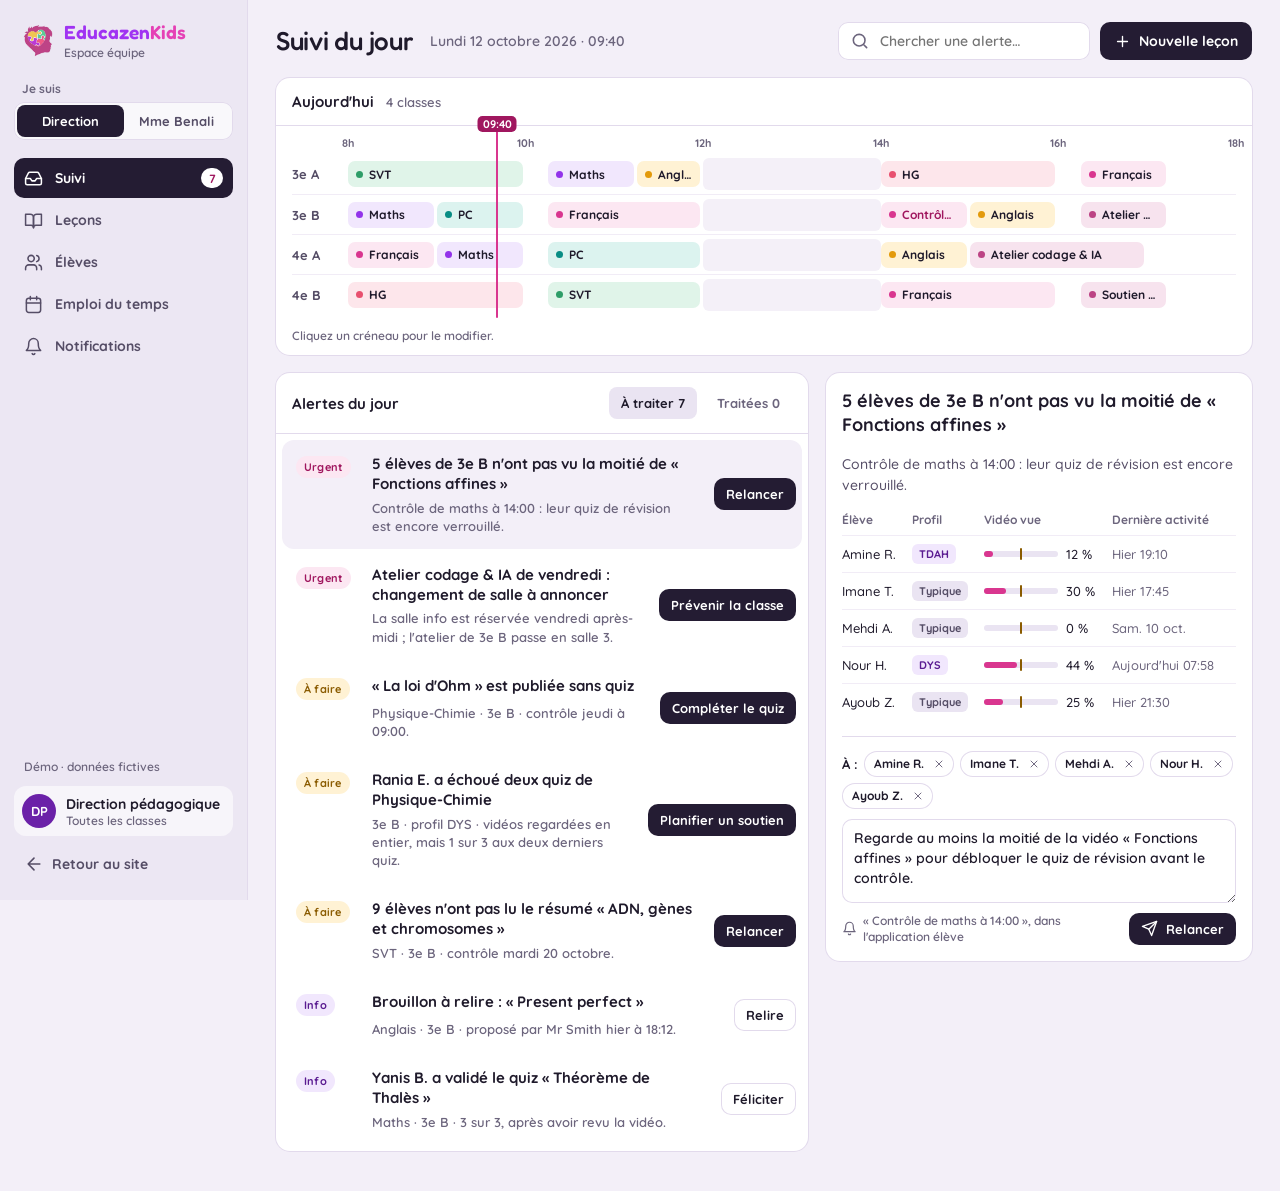
<file: prototype/web/dashboard.html>
<!doctype html>
<html lang="fr">
<head>
<meta charset="utf-8">
<meta name="viewport" content="width=device-width, initial-scale=1">
<title>Espace équipe · EducazenKids</title>
<link rel="icon" href="assets/img/logo-mark.png">
<link rel="stylesheet" href="assets/base.css">
<link rel="stylesheet" href="assets/dashboard.css">
</head>
<body>
<svg width="0" height="0" style="position:absolute" aria-hidden="true">
  <symbol id="i-inbox" viewBox="0 0 24 24"><path d="M22 12h-6l-2 3h-4l-2-3H2"/><path d="M5.45 5.11 2 12v6a2 2 0 0 0 2 2h16a2 2 0 0 0 2-2v-6l-3.45-6.89A2 2 0 0 0 16.76 4H7.24a2 2 0 0 0-1.79 1.11z"/></symbol>
  <symbol id="i-book" viewBox="0 0 24 24"><path d="M2 4h6a4 4 0 0 1 4 4v13a3 3 0 0 0-3-3H2z"/><path d="M22 4h-6a4 4 0 0 0-4 4v13a3 3 0 0 1 3-3h7z"/></symbol>
  <symbol id="i-users" viewBox="0 0 24 24"><path d="M16 21v-2a4 4 0 0 0-4-4H6a4 4 0 0 0-4 4v2"/><circle cx="9" cy="7" r="4"/><path d="M22 21v-2a4 4 0 0 0-3-3.87M16 3.13a4 4 0 0 1 0 7.75"/></symbol>
  <symbol id="i-calendar" viewBox="0 0 24 24"><rect x="3" y="4" width="18" height="18" rx="3"/><path d="M16 2v4M8 2v4M3 10h18"/></symbol>
  <symbol id="i-bell" viewBox="0 0 24 24"><path d="M6 8a6 6 0 0 1 12 0c0 7 3 9 3 9H3s3-2 3-9"/><path d="M10.3 21a1.94 1.94 0 0 0 3.4 0"/></symbol>
  <symbol id="i-plus" viewBox="0 0 24 24"><path d="M12 5v14M5 12h14"/></symbol>
  <symbol id="i-search" viewBox="0 0 24 24"><circle cx="11" cy="11" r="7"/><path d="m20 20-3.5-3.5"/></symbol>
  <symbol id="i-menu" viewBox="0 0 24 24"><path d="M4 6h16M4 12h16M4 18h16"/></symbol>
  <symbol id="i-x" viewBox="0 0 24 24"><path d="M18 6 6 18M6 6l12 12"/></symbol>
  <symbol id="i-check" viewBox="0 0 24 24"><path d="M20 6 9 17l-5-5"/></symbol>
  <symbol id="i-lock" viewBox="0 0 24 24"><rect x="4" y="11" width="16" height="10" rx="2.5"/><path d="M8 11V7.5a4 4 0 0 1 8 0V11"/></symbol>
  <symbol id="i-video" viewBox="0 0 24 24"><rect x="2" y="6" width="14" height="12" rx="2.5"/><path d="m16 11 5-3v8l-5-3"/></symbol>
  <symbol id="i-file" viewBox="0 0 24 24"><path d="M14 2H6a2 2 0 0 0-2 2v16a2 2 0 0 0 2 2h12a2 2 0 0 0 2-2V8z"/><path d="M14 2v6h6M16 13H8M16 17H8M10 9H8"/></symbol>
  <symbol id="i-quiz" viewBox="0 0 24 24"><circle cx="12" cy="12" r="9"/><path d="M9.1 9a3 3 0 0 1 5.8 1c0 2-3 3-3 3M12 17h.01"/></symbol>
  <symbol id="i-left" viewBox="0 0 24 24"><path d="m15 18-6-6 6-6"/></symbol>
  <symbol id="i-upload" viewBox="0 0 24 24"><path d="M21 15v4a2 2 0 0 1-2 2H5a2 2 0 0 1-2-2v-4M17 8l-5-5-5 5M12 3v12"/></symbol>
  <symbol id="i-trash" viewBox="0 0 24 24"><path d="M3 6h18M8 6V4h8v2M19 6l-1 14a2 2 0 0 1-2 2H8a2 2 0 0 1-2-2L5 6"/></symbol>
  <symbol id="i-send" viewBox="0 0 24 24"><path d="m22 2-7 20-4-9-9-4z"/><path d="M22 2 11 13"/></symbol>
  <symbol id="i-site" viewBox="0 0 24 24"><path d="m12 19-7-7 7-7M19 12H5"/></symbol>
  <symbol id="i-clock" viewBox="0 0 24 24"><circle cx="12" cy="12" r="9"/><path d="M12 7v5l3 2"/></symbol>
  <symbol id="i-pen" viewBox="0 0 24 24"><path d="M12 20h9"/><path d="M16.5 3.5a2.12 2.12 0 0 1 3 3L7 19l-4 1 1-4Z"/></symbol>
  <symbol id="i-exo" viewBox="0 0 24 24"><path d="M12 3H5a2 2 0 0 0-2 2v14a2 2 0 0 0 2 2h14a2 2 0 0 0 2-2v-7"/><path d="M18.4 2.6a2.12 2.12 0 0 1 3 3L12 15l-4 1 1-4Z"/></symbol>
  <symbol id="i-image" viewBox="0 0 24 24"><rect x="3" y="3" width="18" height="18" rx="3"/><circle cx="9" cy="9" r="2"/><path d="m21 15-3.1-3.1a2 2 0 0 0-2.8 0L6 21"/></symbol>
</svg>

<div class="app" id="app">
  <aside class="side" id="side" aria-label="Navigation de l'espace équipe">
    <a class="brand" href="#suivi">
      <img src="assets/img/logo-mark.png" alt="" width="32" height="34">
      <span><span class="wordmark"><span class="e">Educazen</span><span class="k">Kids</span></span><span class="space">Espace équipe</span></span>
    </a>
    <div class="role">
      <span id="role-label">Je suis</span>
      <div class="seg" role="group" aria-labelledby="role-label">
        <button type="button" data-act="role" data-role="direction" aria-pressed="true">Direction</button>
        <button type="button" data-act="role" data-role="benali" aria-pressed="false">Mme Benali</button>
      </div>
    </div>
    <nav class="nav" id="nav"></nav>
    <div class="side-foot">
      <p class="demo-note">Démo · données fictives</p>
      <div class="me" id="me"></div>
      <a class="back-site" href="landing-page.html"><svg class="icon" aria-hidden="true"><use href="#i-site"/></svg>Retour au site</a>
    </div>
  </aside>
  <main class="main" id="view" tabindex="-1"></main>
</div>
<div class="toast" id="toast" role="status" aria-live="polite"></div>

<script src="assets/figures.js"></script>
<script src="assets/dashboard.js"></script>
</body>
</html>
</file>
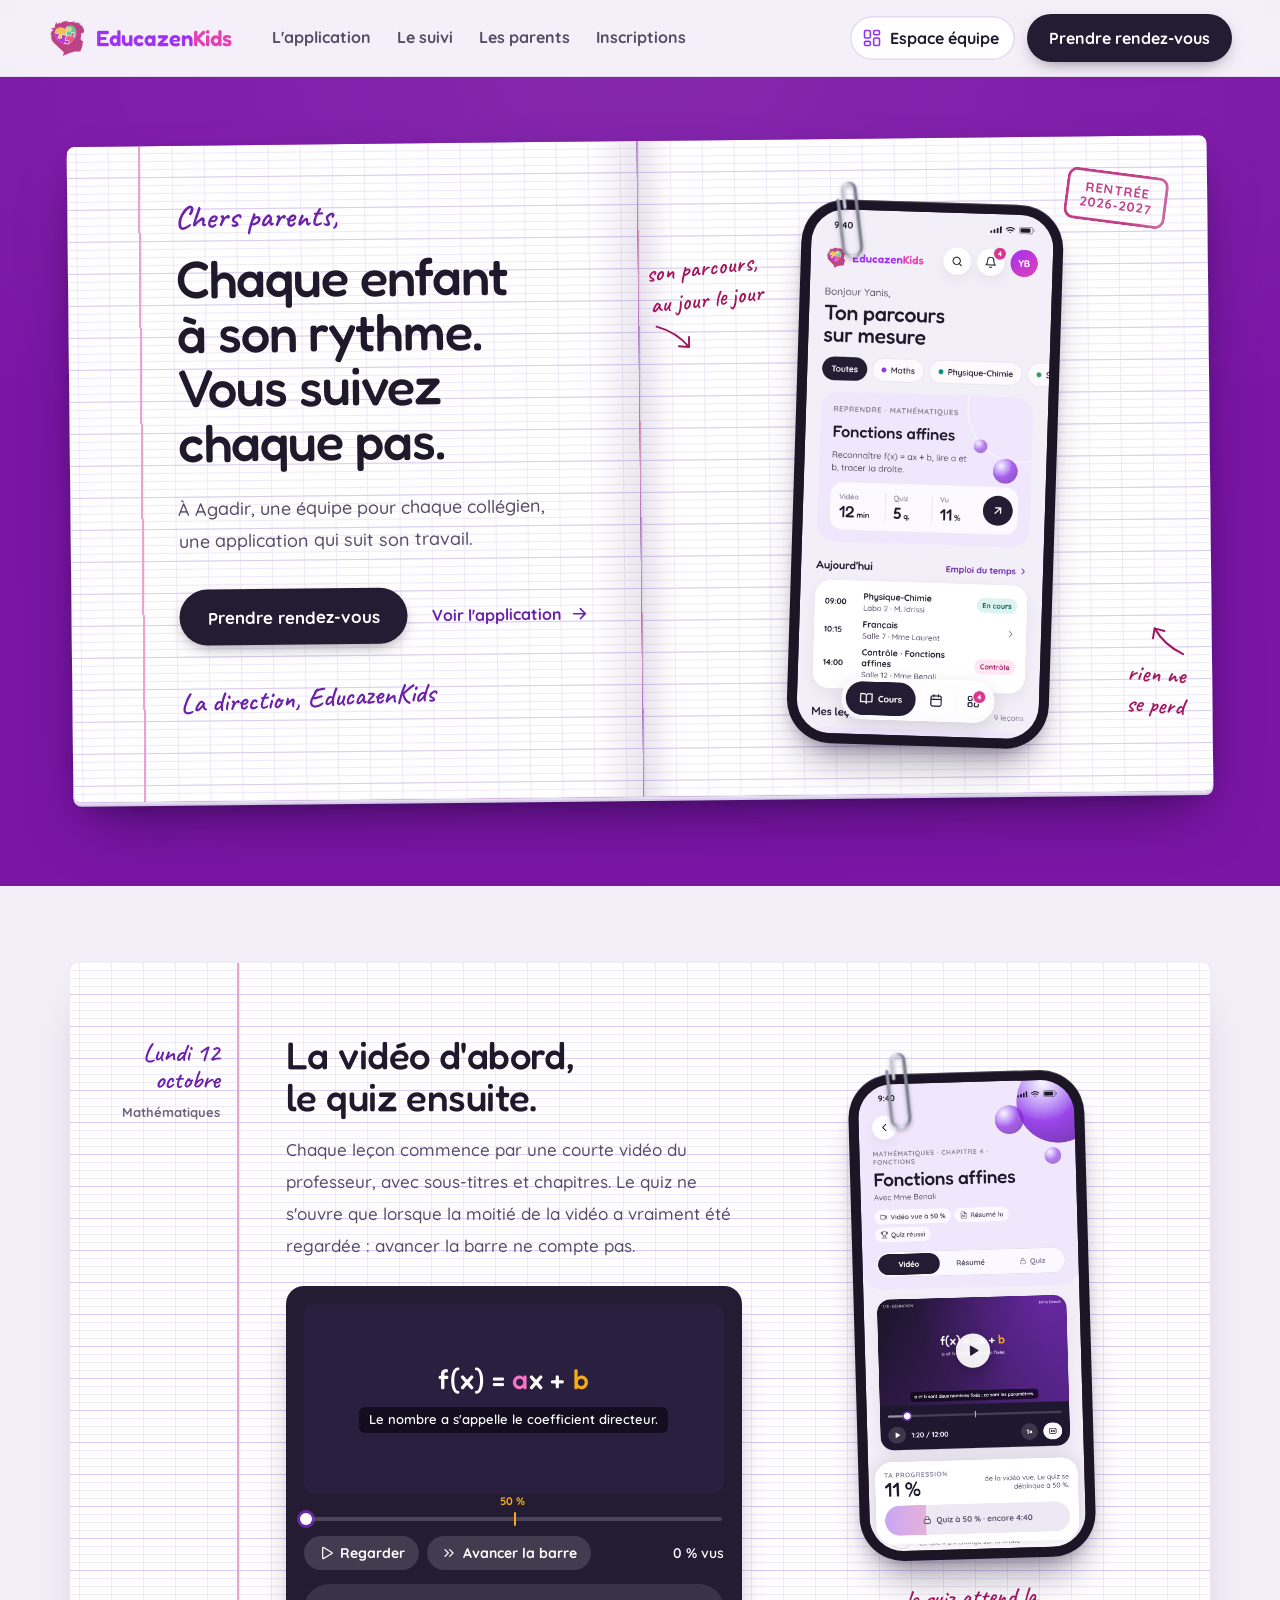
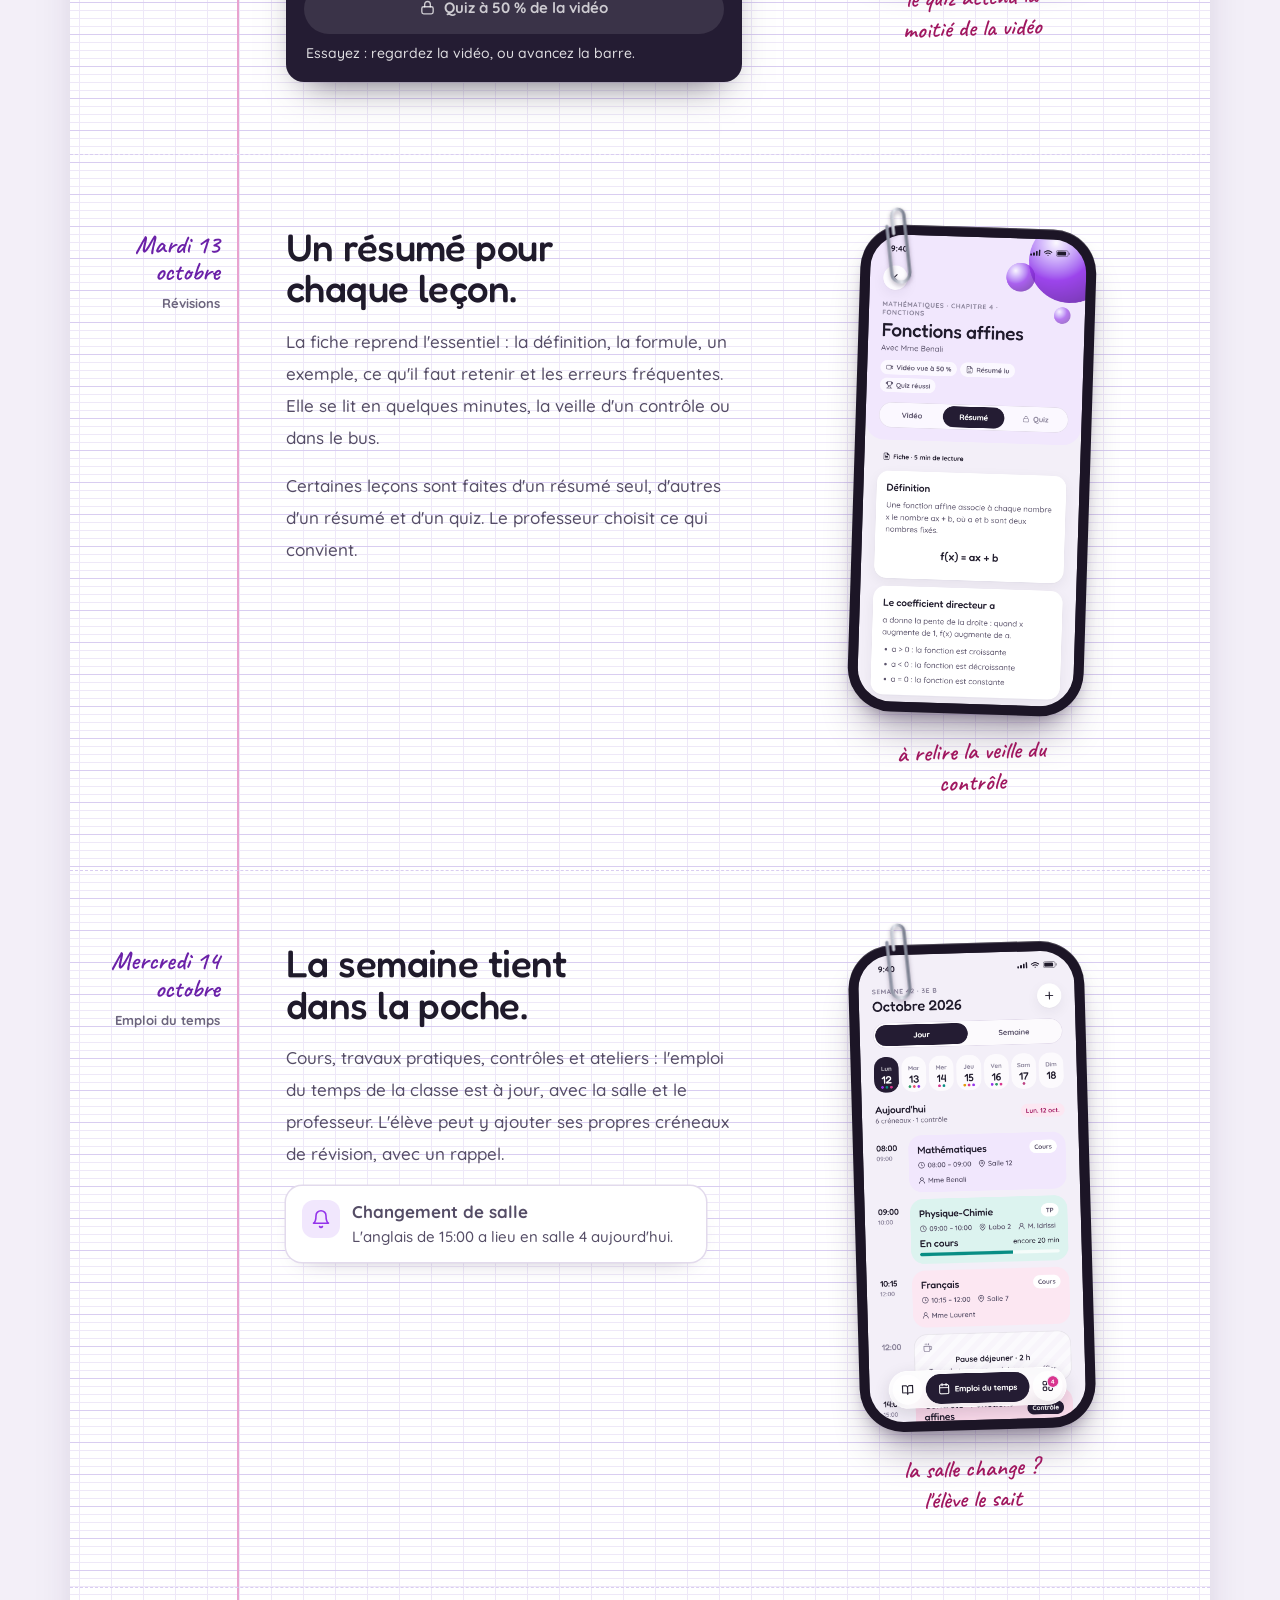
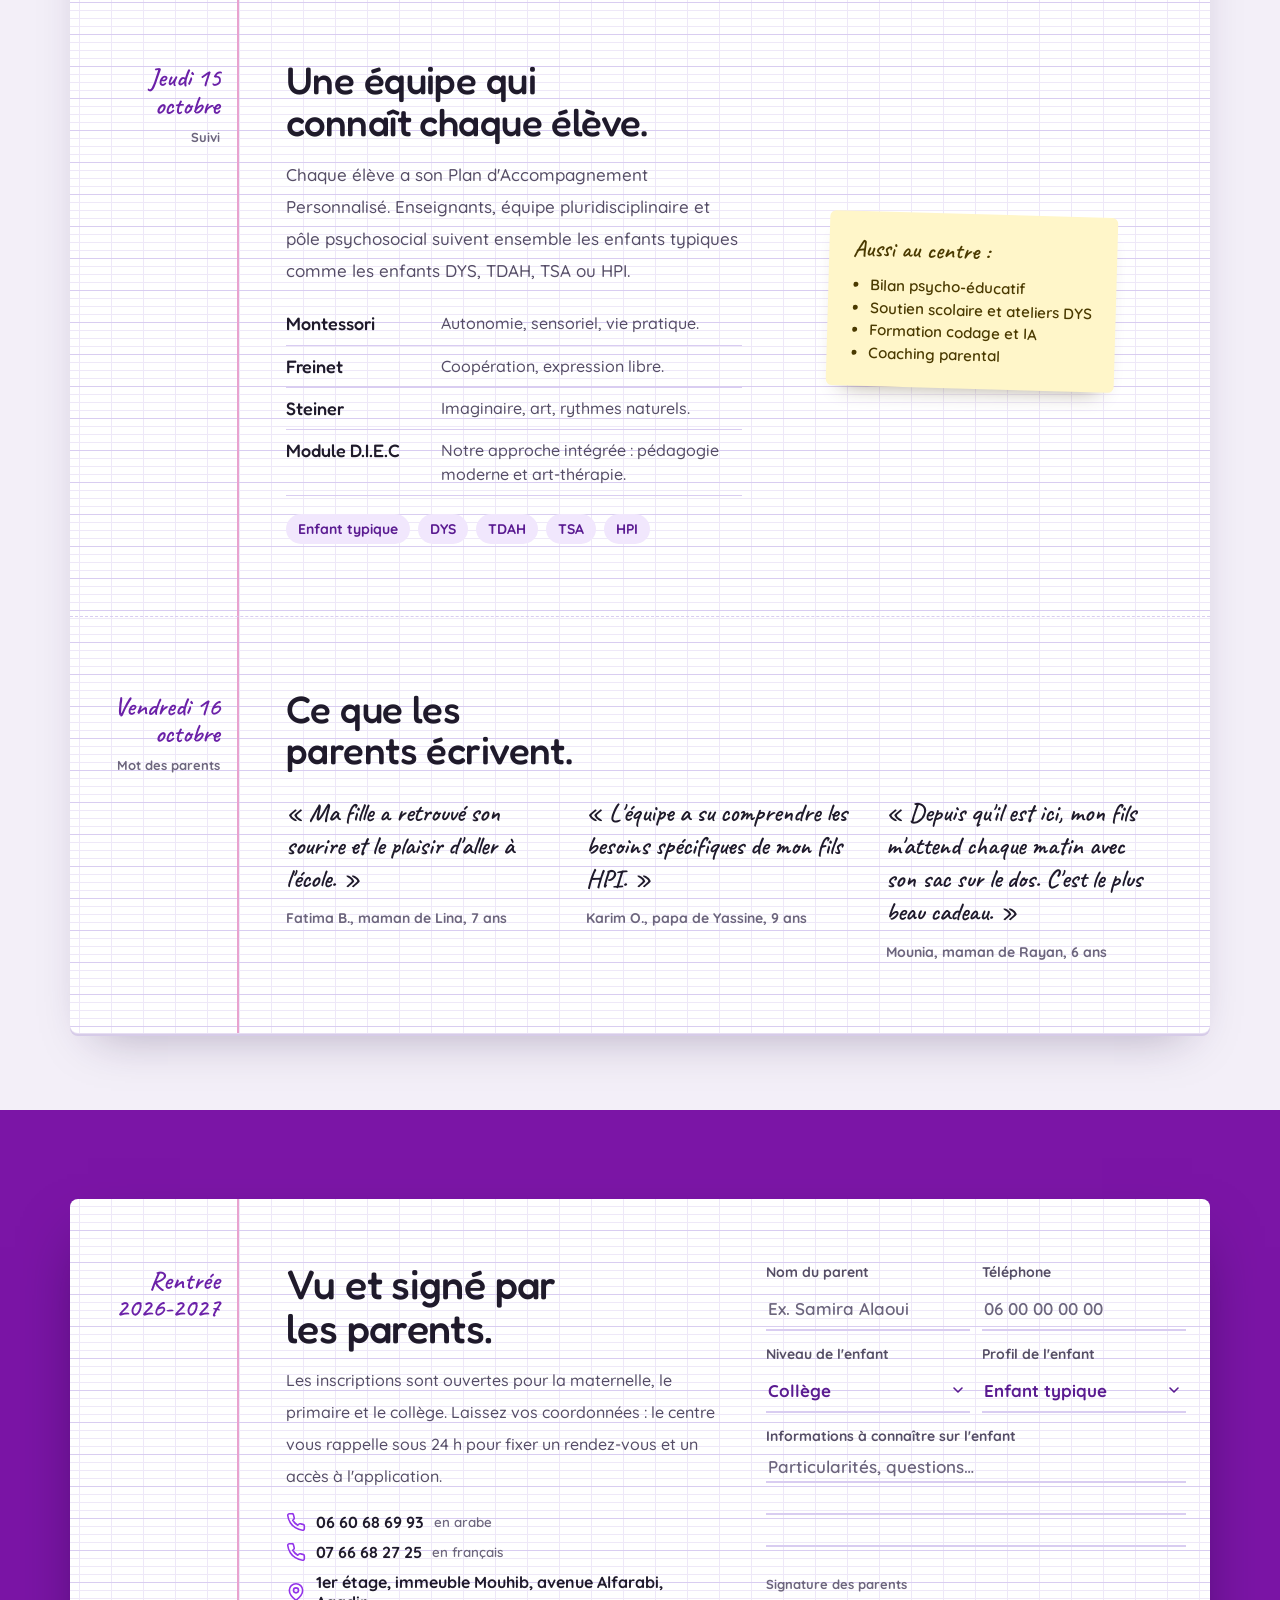
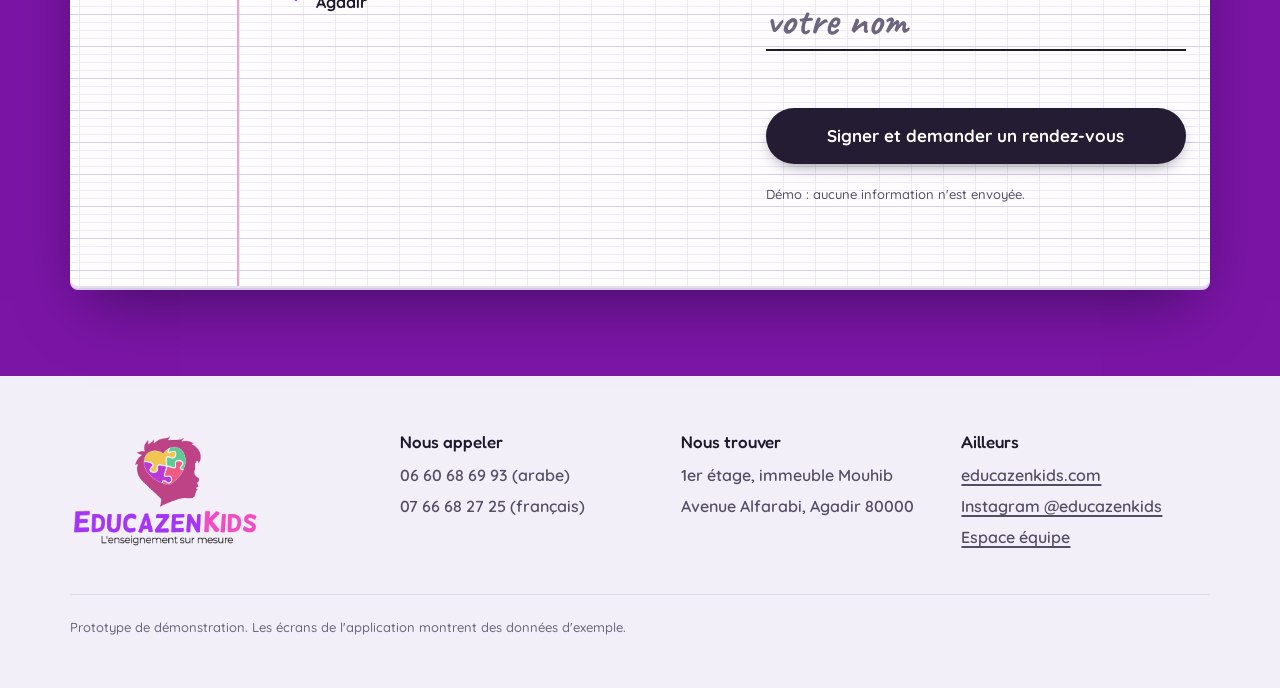
<file: prototype/web/landing-page.html>
<!doctype html>
<html lang="fr">
<head>
<meta charset="utf-8">
<meta name="viewport" content="width=device-width, initial-scale=1">
<title>EducazenKids · L'école autrement, à Agadir</title>
<meta name="description" content="EducazenKids accompagne les collégiens d'Agadir avec un enseignement sur mesure : une équipe qui connaît chaque élève et une application qui suit son travail au centre comme à la maison.">
<link rel="icon" href="assets/img/logo-mark.png">
<link rel="stylesheet" href="assets/base.css">
<link rel="stylesheet" href="assets/landing.css">
</head>
<body>
<svg width="0" height="0" style="position:absolute" aria-hidden="true">
  <symbol id="i-dashboard" viewBox="0 0 24 24"><rect x="3" y="3" width="7" height="9" rx="1.5"/><rect x="14" y="3" width="7" height="5" rx="1.5"/><rect x="14" y="12" width="7" height="9" rx="1.5"/><rect x="3" y="16" width="7" height="5" rx="1.5"/></symbol>
  <symbol id="i-arrow" viewBox="0 0 24 24"><path d="M5 12h14M13 6l6 6-6 6"/></symbol>
  <symbol id="i-play" viewBox="0 0 24 24"><path d="M7 4.6v14.8a1 1 0 0 0 1.5.86l12.2-7.4a1 1 0 0 0 0-1.72L8.5 3.74A1 1 0 0 0 7 4.6z"/></symbol>
  <symbol id="i-pause" viewBox="0 0 24 24"><path d="M8 5v14M16 5v14"/></symbol>
  <symbol id="i-forward" viewBox="0 0 24 24"><path d="m13 17 5-5-5-5M6 17l5-5-5-5"/></symbol>
  <symbol id="i-lock" viewBox="0 0 24 24"><rect x="4" y="11" width="16" height="10" rx="2.5"/><path d="M8 11V7.5a4 4 0 0 1 8 0V11"/></symbol>
  <symbol id="i-check" viewBox="0 0 24 24"><path d="M20 6 9 17l-5-5"/></symbol>
  <symbol id="i-bell" viewBox="0 0 24 24"><path d="M6 8a6 6 0 0 1 12 0c0 7 3 9 3 9H3s3-2 3-9"/><path d="M10.3 21a1.94 1.94 0 0 0 3.4 0"/></symbol>
  <symbol id="i-phone" viewBox="0 0 24 24"><path d="M22 16.92v3a2 2 0 0 1-2.18 2 19.79 19.79 0 0 1-8.63-3.07 19.5 19.5 0 0 1-6-6 19.79 19.79 0 0 1-3.07-8.67A2 2 0 0 1 4.11 2h3a2 2 0 0 1 2 1.72 12.84 12.84 0 0 0 .7 2.81 2 2 0 0 1-.45 2.11L8.09 9.91a16 16 0 0 0 6 6l1.27-1.27a2 2 0 0 1 2.11-.45 12.84 12.84 0 0 0 2.81.7A2 2 0 0 1 22 16.92z"/></symbol>
  <symbol id="i-pin" viewBox="0 0 24 24"><path d="M20 10c0 6-8 12-8 12s-8-6-8-12a8 8 0 0 1 16 0Z"/><circle cx="12" cy="10" r="3"/></symbol>
  <symbol id="i-globe" viewBox="0 0 24 24"><circle cx="12" cy="12" r="9"/><path d="M3 12h18M12 3a14 14 0 0 1 0 18M12 3a14 14 0 0 0 0 18"/></symbol>
  <symbol id="i-insta" viewBox="0 0 24 24"><rect x="3" y="3" width="18" height="18" rx="5"/><circle cx="12" cy="12" r="4"/><path d="M17.5 6.5h.01"/></symbol>
  <defs><linearGradient id="steel" x1="0" x2="1"><stop offset="0" stop-color="#8E93A3"/><stop offset=".5" stop-color="#E4E7EE"/><stop offset="1" stop-color="#7C8191"/></linearGradient></defs>
  <symbol id="clip" viewBox="0 0 30 86"><path d="M9 30V12a6 6 0 0 1 12 0v58a9 9 0 0 1-18 0V22" fill="none" stroke="url(#steel)" stroke-width="3.2" stroke-linecap="round"/></symbol>
</svg>

<a class="skip" href="#contenu">Aller au contenu</a>

<header class="topbar">
  <a class="brand" href="#top" aria-label="EducazenKids, retour en haut de page">
    <img src="assets/img/logo-mark.png" alt="" width="38" height="41">
    <span class="wordmark"><span class="e">Educazen</span><span class="k">Kids</span></span>
  </a>
  <nav class="links" aria-label="Sections de la page">
    <a href="#lecons">L'application</a>
    <a href="#suivi">Le suivi</a>
    <a href="#parents">Les parents</a>
    <a href="#signature">Inscriptions</a>
  </nav>
  <div class="actions">
    <a class="team" href="dashboard.html" title="Espace équipe : direction et enseignants">
      <svg class="icon" aria-hidden="true"><use href="#i-dashboard"/></svg><span>Espace équipe</span>
    </a>
    <a class="btn btn-ink" href="#signature"><span class="cta-long">Prendre rendez-vous</span><span class="cta-short">Rendez-vous</span></a>
  </div>
</header>

<main id="contenu">
  <section class="desk" id="top" aria-labelledby="titre">
    <div class="spread">
      <article class="page page-left ruled">
        <p class="salutation">Chers parents,</p>
        <h1 id="titre"><span>Chaque enfant</span> <span>à son rythme.</span> <span>Vous suivez</span> <span>chaque pas.</span></h1>
        <p class="lede"><span>À Agadir, une équipe pour chaque collégien,</span> <span>une application qui suit son travail.</span></p>
        <div class="cta-row">
          <a class="btn btn-ink btn-lg" href="#signature">Prendre rendez-vous</a>
          <a class="btn-link" href="#lecons">Voir l'application <svg class="icon" aria-hidden="true"><use href="#i-arrow"/></svg></a>
        </div>
        <p class="signed">La direction, EducazenKids</p>
      </article>
      <article class="page page-right ruled" aria-label="L'application élève">
        <div class="stamp" aria-hidden="true">Rentrée<br>2026-2027</div>
        <figure class="clipped-phone">
          <svg class="paperclip" viewBox="0 0 30 86" aria-hidden="true"><use href="#clip"/></svg>
          <div class="phone"><img src="assets/img/app-02-accueil.png" alt="Écran d'accueil de l'application élève : « Ton parcours sur mesure », la leçon à reprendre et les cours du jour" width="780" height="1688"></div>
        </figure>
        <p class="note note-1">son parcours, au jour le jour<svg viewBox="0 0 54 40" aria-hidden="true"><path d="M4 6c10 4 22 12 30 24M34 30l1-10M34 30l-10-2"/></svg></p>
        <p class="note note-2"><svg viewBox="0 0 54 40" aria-hidden="true"><path d="M50 34C40 30 28 22 20 10M20 10l-1 10M20 10l10 2"/></svg>rien ne<br>se perd</p>
      </article>
    </div>
  </section>

  <section class="journal" aria-label="Le carnet de la semaine">
    <div class="sheet ruled">

      <article class="entry" id="lecons" aria-labelledby="h-video">
        <div class="margin-date"><time datetime="2026-10-12">Lundi 12 octobre</time><span>Mathématiques</span></div>
        <div>
          <h2 id="h-video">La vidéo d'abord, le quiz ensuite.</h2>
          <p>Chaque leçon commence par une courte vidéo du professeur, avec sous-titres et chapitres. Le quiz ne s'ouvre que lorsque la moitié de la vidéo a vraiment été regardée : avancer la barre ne compte pas.</p>
          <div class="unlock" data-unlock>
            <div class="u-screen" aria-hidden="true"><span class="formula">f(x) = <b>a</b>x + <i>b</i></span><span class="cap">Le nombre a s'appelle le coefficient directeur.</span></div>
            <div class="u-track" aria-hidden="true"><span class="u-rail"></span><span class="u-seen"></span><span class="u-half"></span><span class="u-head"></span></div>
            <div class="u-row">
              <button class="u-btn" type="button" data-u="play"><svg class="icon" aria-hidden="true"><use href="#i-play"/></svg><span>Regarder</span></button>
              <button class="u-btn" type="button" data-u="skip"><svg class="icon" aria-hidden="true"><use href="#i-forward"/></svg><span>Avancer la barre</span></button>
              <span class="u-pct num" data-u="pct">0 % vus</span>
            </div>
            <button class="u-quiz" type="button" data-u="quiz" aria-disabled="true"><span class="fill"></span><span class="lbl"><svg class="icon" aria-hidden="true"><use href="#i-lock"/></svg><span>Quiz à 50 % de la vidéo</span></span></button>
            <p class="u-msg" data-u="msg" aria-live="polite">Essayez : regardez la vidéo, ou avancez la barre.</p>
          </div>
        </div>
        <figure class="proof"><svg class="paperclip" viewBox="0 0 30 86" aria-hidden="true"><use href="#clip"/></svg><figcaption class="note">le quiz attend la moitié de la vidéo</figcaption><div class="phone"><img src="assets/img/app-03-lecon-video-quiz-verrouille.png" alt="Leçon « Fonctions affines » dans l'application : la vidéo, ses chapitres et le bouton « Quiz à 50 % » encore verrouillé" width="780" height="1688" loading="lazy"></div></figure>
      </article>

      <article class="entry reverse" aria-labelledby="h-resume">
        <div class="margin-date"><time datetime="2026-10-13">Mardi 13 octobre</time><span>Révisions</span></div>
        <div>
          <h2 id="h-resume">Un résumé pour chaque leçon.</h2>
          <p>La fiche reprend l'essentiel : la définition, la formule, un exemple, ce qu'il faut retenir et les erreurs fréquentes. Elle se lit en quelques minutes, la veille d'un contrôle ou dans le bus.</p>
          <p>Certaines leçons sont faites d'un résumé seul, d'autres d'un résumé et d'un quiz. Le professeur choisit ce qui convient.</p>
        </div>
        <figure class="proof"><svg class="paperclip" viewBox="0 0 30 86" aria-hidden="true"><use href="#clip"/></svg><figcaption class="note">à relire la veille du contrôle</figcaption><div class="phone"><img src="assets/img/app-05-resume.png" alt="Fiche résumé « Fonctions affines » : définition, formule f(x) = ax + b et rubrique « À retenir »" width="780" height="1688" loading="lazy"></div></figure>
      </article>

      <article class="entry" aria-labelledby="h-edt">
        <div class="margin-date"><time datetime="2026-10-14">Mercredi 14 octobre</time><span>Emploi du temps</span></div>
        <div>
          <h2 id="h-edt">La semaine tient dans la poche.</h2>
          <p>Cours, travaux pratiques, contrôles et ateliers : l'emploi du temps de la classe est à jour, avec la salle et le professeur. L'élève peut y ajouter ses propres créneaux de révision, avec un rappel.</p>
          <div class="notif" role="note">
            <span class="ic"><svg class="icon" aria-hidden="true"><use href="#i-bell"/></svg></span>
            <p style="margin:0;max-width:none;line-height:1.4"><b>Changement de salle</b><span>L'anglais de 15:00 a lieu en salle 4 aujourd'hui.</span></p>
          </div>
        </div>
        <figure class="proof"><svg class="paperclip" viewBox="0 0 30 86" aria-hidden="true"><use href="#clip"/></svg><figcaption class="note">la salle change&nbsp;? l'élève le sait</figcaption><div class="phone"><img src="assets/img/app-09-emploi-du-temps-jour.png" alt="Emploi du temps du lundi dans l'application : le cours en cours, la pause déjeuner et le contrôle de maths de 14:00" width="780" height="1688" loading="lazy"></div></figure>
      </article>

      <article class="entry" id="suivi" aria-labelledby="h-suivi">
        <div class="margin-date"><time datetime="2026-10-15">Jeudi 15 octobre</time><span>Suivi</span></div>
        <div>
          <h2 id="h-suivi">Une équipe qui connaît chaque élève.</h2>
          <p>Chaque élève a son Plan d'Accompagnement Personnalisé. Enseignants, équipe pluridisciplinaire et pôle psychosocial suivent ensemble les enfants typiques comme les enfants DYS, TDAH, TSA ou HPI.</p>
          <table class="methods">
            <caption class="sr-only">Nos méthodes</caption>
            <tbody>
              <tr><th scope="row">Montessori</th><td>Autonomie, sensoriel, vie pratique.</td></tr>
              <tr><th scope="row">Freinet</th><td>Coopération, expression libre.</td></tr>
              <tr><th scope="row">Steiner</th><td>Imaginaire, art, rythmes naturels.</td></tr>
              <tr><th scope="row">Module D.I.E.C</th><td>Notre approche intégrée : pédagogie moderne et art-thérapie.</td></tr>
            </tbody>
          </table>
          <ul class="profiles" aria-label="Profils accompagnés"><li>Enfant typique</li><li>DYS</li><li>TDAH</li><li>TSA</li><li>HPI</li></ul>
        </div>
        <aside class="team-note" aria-label="Aussi au centre">
          <p>Aussi au centre&nbsp;:</p>
          <ul>
            <li>Bilan psycho-éducatif</li>
            <li>Soutien scolaire et ateliers DYS</li>
            <li>Formation codage et IA</li>
            <li>Coaching parental</li>
          </ul>
        </aside>
      </article>

      <article class="entry entry-quotes" id="parents" aria-labelledby="h-parents">
        <div class="margin-date"><time datetime="2026-10-16">Vendredi 16 octobre</time><span>Mot des parents</span></div>
        <h2 id="h-parents">Ce que les parents écrivent.</h2>
        <div class="quotes">
          <blockquote><p>« Ma fille a retrouvé son sourire et le plaisir d'aller à l'école. »</p><cite>Fatima B., maman de Lina, 7 ans</cite></blockquote>
          <blockquote><p>« L'équipe a su comprendre les besoins spécifiques de mon fils HPI. »</p><cite>Karim O., papa de Yassine, 9 ans</cite></blockquote>
          <blockquote><p>« Depuis qu'il est ici, mon fils m'attend chaque matin avec son sac sur le dos. C'est le plus beau cadeau. »</p><cite>Mounia, maman de Rayan, 6 ans</cite></blockquote>
        </div>
      </article>
    </div>
  </section>

  <section class="sign" id="signature" aria-labelledby="h-sign">
    <div class="sign-sheet ruled">
      <div class="margin-date"><time datetime="2026-09">Rentrée 2026-2027</time></div>
      <div>
        <h2 id="h-sign">Vu et signé par les parents.</h2>
        <p>Les inscriptions sont ouvertes pour la maternelle, le primaire et le collège. Laissez vos coordonnées : le centre vous rappelle sous 24 h pour fixer un rendez-vous et un accès à l'application.</p>
        <ul class="contact-lines">
          <li><svg class="icon" aria-hidden="true"><use href="#i-phone"/></svg><span class="num">06 60 68 69 93</span><small>en arabe</small></li>
          <li><svg class="icon" aria-hidden="true"><use href="#i-phone"/></svg><span class="num">07 66 68 27 25</span><small>en français</small></li>
          <li><svg class="icon" aria-hidden="true"><use href="#i-pin"/></svg><span>1er étage, immeuble Mouhib, avenue Alfarabi, Agadir</span></li>
        </ul>
      </div>
      <form class="signform" novalidate aria-describedby="demo-note">
        <div class="field-row">
          <div class="field"><label for="f-name">Nom du parent</label><input id="f-name" name="name" autocomplete="name" required placeholder="Ex. Samira Alaoui"></div>
          <div class="field"><label for="f-tel">Téléphone</label><input id="f-tel" name="tel" type="tel" autocomplete="tel" inputmode="tel" required placeholder="06 00 00 00 00"></div>
        </div>
        <div class="field-row">
          <div class="field"><label for="f-level">Niveau de l'enfant</label><select id="f-level" name="level"><option>Collège</option><option>Primaire</option><option>Maternelle</option></select></div>
          <div class="field"><label for="f-profile">Profil de l'enfant</label><select id="f-profile" name="profile"><option>Enfant typique</option><option>Enfant Dys</option><option>Enfant TDAH</option><option>Enfant autiste</option><option>Enfant HPI</option></select></div>
        </div>
        <div class="field"><label for="f-msg">Informations à connaître sur l'enfant</label><textarea id="f-msg" name="msg" placeholder="Particularités, questions…"></textarea></div>
        <div class="sigline" aria-hidden="true"><span class="label">Signature des parents</span><span class="ink placeholder" data-sig>votre nom</span><span class="received" data-received>Demande reçue</span></div>
        <p class="error" data-error role="alert"></p>
        <button class="btn btn-ink btn-lg" type="submit">Signer et demander un rendez-vous</button>
        <p class="thanks" data-thanks hidden>Merci ! Le centre vous rappelle sous 24 h pour fixer le rendez-vous.</p>
        <p class="demo-note" id="demo-note">Démo : aucune information n'est envoyée.</p>
      </form>
    </div>
  </section>
</main>

<footer class="foot">
  <div class="foot-inner">
    <img src="assets/img/logo-educazenkids.png" alt="EducazenKids, l'enseignement sur mesure" width="1123" height="695">
    <div><h3>Nous appeler</h3><ul><li class="num">06 60 68 69 93 (arabe)</li><li class="num">07 66 68 27 25 (français)</li></ul></div>
    <div><h3>Nous trouver</h3><ul><li>1er étage, immeuble Mouhib</li><li>Avenue Alfarabi, Agadir 80000</li></ul></div>
    <div><h3>Ailleurs</h3><ul><li><a href="https://educazenkids.com" target="_blank" rel="noopener">educazenkids.com</a></li><li><a href="https://www.instagram.com/educazenkids/" target="_blank" rel="noopener">Instagram @educazenkids</a></li><li><a href="dashboard.html">Espace équipe</a></li></ul></div>
    <p class="legal">Prototype de démonstration. Les écrans de l'application montrent des données d'exemple.</p>
  </div>
</footer>

<script src="assets/landing.js"></script>
</body>
</html>
</file>
<file: prototype/web/assets/base.css>
@import url("fonts.local.css");

/* EducazenKids shared tokens: the student app's world (lavender ground, plum-ink, brand purple, Kids pink). */
:root {
  --lavender: #F3EFF8;
  --lavender-2: #EAE4F2;
  --lavender-3: #DDD4EA;
  --paper: #FFFFFF;
  --ink: #1F1A2B;
  --ink-2: #554D66;
  --ink-3: #6C657D;
  --line: #E2DAEC;
  --pill: #241C33;
  --pill-hover: #3A2E52;

  --brand: #9333EA;
  --brand-deep: #6B21A8;
  --brand-ink: #5A1B91;
  --brand-soft: #F1E7FD;
  --desk: #7B15A6;
  --desk-deep: #5E0F80;

  --pink: #D9368F;
  --pink-ink: #A0175F;
  --pink-soft: #FCE7F2;
  --teal: #088D84;
  --teal-ink: #05625C;
  --teal-soft: #DCF3EF;
  --gold: #F2AB19;
  --gold-ink: #8A5B00;
  --gold-soft: #FFF2D4;
  --coral: #E8506F;
  --plum: #BC4384;

  --logo-purple: #A033F2;
  --logo-pink: #E540B5;

  /* Seyès notebook ruling, in brand lavender, with the pink margin */
  --seyes-fine: #EEE8F8;
  --seyes-strong: #D9CDF1;
  --seyes-margin: #E9A3CF;

  --font-display: "Fredoka", "Quicksand", system-ui, sans-serif;
  --font-text: "Quicksand", system-ui, -apple-system, "Segoe UI", sans-serif;
  --font-hand: "Caveat", "Segoe Print", cursive;

  --ease-out: cubic-bezier(0.16, 1, 0.3, 1);
  color-scheme: light;
}

*, *::before, *::after { box-sizing: border-box; }
html { -webkit-text-size-adjust: 100%; scroll-behavior: smooth; }
body {
  margin: 0;
  font-family: var(--font-text);
  font-weight: 500;
  color: var(--ink);
  background: var(--lavender);
  -webkit-font-smoothing: antialiased;
  text-rendering: optimizeLegibility;
  caret-color: var(--brand);
}
img { max-width: 100%; display: block; }
button, input, select, textarea { font: inherit; color: inherit; }
button { cursor: pointer; }
[hidden] { display: none !important; }

/* Browser surfaces carry the design too */
::selection { background: #E7D6FB; color: var(--ink); }
:focus { outline: none; }
:focus-visible { outline: 3px solid var(--brand); outline-offset: 3px; border-radius: 6px; }
a { color: var(--brand-deep); text-underline-offset: 0.2em; text-decoration-thickness: 1.5px; }
a:hover { color: var(--brand); }
* { scrollbar-width: thin; scrollbar-color: var(--lavender-3) transparent; }
*::-webkit-scrollbar { width: 10px; height: 10px; }
*::-webkit-scrollbar-thumb { background: var(--lavender-3); border-radius: 10px; border: 3px solid transparent; background-clip: padding-box; }
.num { font-variant-numeric: tabular-nums; }
.sr-only { position: absolute; width: 1px; height: 1px; padding: 0; margin: -1px; overflow: hidden; clip: rect(0 0 0 0); white-space: nowrap; border: 0; }
.icon { width: 20px; height: 20px; flex: none; stroke: currentColor; fill: none; stroke-width: 1.9; stroke-linecap: round; stroke-linejoin: round; }

@media (prefers-reduced-motion: reduce) {
  *, *::before, *::after { animation-duration: 0.01ms !important; animation-iteration-count: 1 !important; transition-duration: 0.01ms !important; scroll-behavior: auto !important; }
}
</file>
<file: prototype/web/assets/dashboard.css>
/* Manager dashboard: the follow-up inbox. Operate mode: restrained, dense, familiar. */

body { background: var(--lavender); font-size: 14px; }
h1, h2, h3, p { margin: 0; }
.app { display: grid; grid-template-columns: 248px minmax(0, 1fr); min-height: 100vh; }

/* ---------- sidebar ---------- */
.side {
  position: sticky; top: 0; height: 100vh; display: flex; flex-direction: column; gap: 18px;
  padding: 18px 14px; background: #ECE7F3; border-right: 1px solid var(--line);
}
.side .brand { display: flex; align-items: center; gap: 10px; padding: 4px 8px; text-decoration: none; }
.side .brand img { width: 32px; height: auto; }
.side .wordmark { font: 600 1.1875rem/1 var(--font-display); }
.side .wordmark .e { color: var(--logo-purple); }
.side .wordmark .k { color: var(--logo-pink); }
.side .space { display: block; font: 600 0.75rem/1 var(--font-text); color: var(--ink-3); margin-top: 4px; }
.role { display: grid; gap: 6px; }
.role > span { font-size: 0.75rem; font-weight: 700; color: var(--ink-3); padding-left: 8px; }
.seg { display: flex; padding: 3px; border-radius: 10px; background: rgba(255, 255, 255, 0.7); box-shadow: inset 0 0 0 1px var(--line); }
.seg button { flex: 1; min-width: 0; height: 32px; border: 0; border-radius: 8px; background: transparent; font-weight: 700; font-size: 0.8125rem; color: var(--ink-2); white-space: nowrap; overflow: hidden; text-overflow: ellipsis; transition: background-color 0.15s, color 0.15s; }
.seg button:hover { color: var(--ink); }
.seg button[aria-pressed="true"] { background: var(--pill); color: #fff; }
.nav { display: grid; gap: 2px; }
.nav a {
  display: flex; align-items: center; gap: 12px; height: 40px; padding: 0 10px; border-radius: 10px;
  color: var(--ink-2); font-weight: 700; text-decoration: none; transition: background-color 0.15s, color 0.15s;
}
.nav a:hover { background: rgba(255, 255, 255, 0.7); color: var(--ink); }
.nav a[aria-current="page"] { background: var(--pill); color: #fff; }
.nav a .icon { width: 19px; height: 19px; }
.nav .count { margin-left: auto; min-width: 22px; height: 20px; padding: 0 6px; border-radius: 999px; background: var(--pink-ink); color: #fff; font-size: 0.75rem; font-weight: 700; display: grid; place-items: center; }
.nav a[aria-current="page"] .count { background: #fff; color: var(--pink-ink); }
.side-foot { margin-top: auto; display: grid; gap: 10px; }
.me { display: flex; align-items: center; gap: 10px; padding: 8px; border-radius: 12px; background: rgba(255, 255, 255, 0.6); }
.avatar { width: 34px; height: 34px; border-radius: 50%; display: grid; place-items: center; flex: none; font-weight: 700; font-size: 0.8125rem; color: #fff; background: var(--brand-deep); }
.me b { display: block; font-size: 0.875rem; }
.me b + span { display: block; font-size: 0.75rem; color: var(--ink-3); font-weight: 600; }
.demo-note { font-size: 0.75rem; font-weight: 600; color: var(--ink-3); padding: 0 10px; line-height: 1.4; }
.back-site { display: flex; align-items: center; gap: 8px; padding: 8px 10px; border-radius: 10px; color: var(--ink-2); font-weight: 700; text-decoration: none; }
.back-site:hover { background: rgba(255, 255, 255, 0.7); color: var(--ink); }

/* ---------- main ---------- */
.main { min-width: 0; padding: 22px 28px 40px; display: grid; gap: 18px; align-content: start; }
.head { display: flex; align-items: center; gap: 16px; flex-wrap: wrap; min-height: 38px; }
.head h1 { font: 500 1.625rem/1.1 var(--font-display); letter-spacing: -0.01em; }
.head .today { color: var(--ink-3); font-weight: 600; }
.head .tools { margin-left: auto; display: flex; gap: 10px; align-items: center; }
.head .menu-btn { display: none; }

.btn {
  display: inline-flex; align-items: center; justify-content: center; gap: 8px; height: 38px; padding: 0 14px;
  border-radius: 10px; border: 0; font-weight: 700; font-size: 0.875rem; white-space: nowrap; text-decoration: none;
  transition: background-color 0.15s, box-shadow 0.15s, color 0.15s;
}
.btn .icon { width: 17px; height: 17px; }
.btn-primary { background: var(--pill); color: #fff; }
.btn-primary:hover { background: var(--pill-hover); }
.btn-ghost { background: var(--paper); color: var(--ink); box-shadow: inset 0 0 0 1px var(--line); }
.btn-ghost:hover { box-shadow: inset 0 0 0 1px var(--brand); color: var(--brand-ink); }
.btn-quiet { background: transparent; color: var(--ink-2); }
.btn-quiet:hover { background: var(--lavender-2); color: var(--ink); }
.btn-danger { background: transparent; color: #B3123C; }
.btn-danger:hover { background: #FDE6EB; }
.btn[disabled], .btn[aria-busy="true"] { opacity: 0.6; cursor: progress; }
.btn-sm { height: 32px; padding: 0 12px; font-size: 0.8125rem; }
.spinner { width: 14px; height: 14px; border-radius: 50%; border: 2px solid currentColor; border-right-color: transparent; animation: spin 0.7s linear infinite; }
@keyframes spin { to { transform: rotate(360deg); } }
.search { display: flex; align-items: center; gap: 8px; height: 38px; padding: 0 12px; border-radius: 10px; background: var(--paper); box-shadow: inset 0 0 0 1px var(--line); color: var(--ink-3); }
.search input { border: 0; outline: none; background: transparent; width: 200px; font-weight: 600; color: var(--ink); }
.search:focus-within { box-shadow: inset 0 0 0 1.5px var(--brand); }

.panel { background: var(--paper); border-radius: 14px; box-shadow: 0 0 0 1px var(--line); min-width: 0; }
.panel-head { display: flex; align-items: center; gap: 12px; padding: 14px 16px; border-bottom: 1px solid var(--line); }
.panel-head h2 { font-size: 0.9375rem; font-weight: 700; }
.panel-head .muted { color: var(--ink-3); font-weight: 600; font-size: 0.8125rem; }
.panel-head .end { margin-left: auto; display: flex; gap: 8px; align-items: center; }
.muted { color: var(--ink-3); }

/* ---------- today's timetable strip ---------- */
.strip { padding: 10px 16px 14px; }
.axis, .lane { display: grid; grid-template-columns: 56px minmax(0, 1fr); align-items: center; }
.axis .ticks { position: relative; height: 18px; }
.axis .ticks span { position: absolute; transform: translateX(-50%); font-size: 0.6875rem; font-weight: 700; color: var(--ink-3); }
.lane { height: 40px; }
.lane + .lane { border-top: 1px solid #F1ECF6; }
.lane > b { font-size: 0.8125rem; color: var(--ink-2); }
.track { position: relative; height: 32px; }
.track .lunch { position: absolute; top: 0; bottom: 0; background: #F4F0F8; border-radius: 6px; }
.blk {
  position: absolute; top: 3px; bottom: 3px; border-radius: 7px; padding: 0 8px; display: flex; align-items: center; gap: 6px; min-width: 0;
  background: var(--cs); color: var(--ink); font-size: 0.75rem; font-weight: 700; overflow: hidden; white-space: nowrap; border: 0; text-align: left;
}
.blk::before { content: ""; width: 7px; height: 7px; border-radius: 50%; background: var(--c); flex: none; }
.blk span { overflow: hidden; text-overflow: ellipsis; }
.blk.exam { background: var(--pink-soft); color: var(--pink-ink); }
.blk.exam::before { background: var(--pink); }
.blk.other { opacity: 0.35; }
.blk:hover { box-shadow: inset 0 0 0 1.5px var(--c); }
.nowline { position: absolute; top: -18px; bottom: -4px; width: 2px; background: var(--pink); border-radius: 2px; pointer-events: none; }
.nowline::before { content: attr(data-t); position: absolute; top: -2px; left: 50%; transform: translateX(-50%); background: var(--pink-ink); color: #fff; font-size: 0.6875rem; font-weight: 700; padding: 1px 5px; border-radius: 5px; }

/* ---------- inbox ---------- */
.inbox { display: grid; grid-template-columns: minmax(0, 1.25fr) minmax(320px, 1fr); gap: 18px; align-items: start; }
.tabs { display: flex; gap: 4px; }
.tabs button { height: 32px; padding: 0 12px; border-radius: 8px; border: 0; background: transparent; font-weight: 700; font-size: 0.8125rem; color: var(--ink-3); }
.tabs button:hover { color: var(--ink); background: var(--lavender); }
.tabs button[aria-selected="true"] { color: var(--ink); background: var(--lavender-2); }
.alerts { list-style: none; margin: 0; padding: 6px; display: grid; gap: 2px; }
.alert { display: grid; grid-template-columns: minmax(0, 1fr) auto; align-items: center; gap: 12px; padding: 4px 6px 4px 4px; border-radius: 12px; transition: background-color 0.15s; }
.strip-hint { padding: 0 16px 12px; font-size: 0.75rem; font-weight: 600; color: var(--ink-3); }
.hint-touch { display: none; }
@media (hover: none) { .hint-hover { display: none; } .hint-touch { display: inline; } }
.alert:hover { background: #FAF8FC; }
.alert.selected { background: var(--lavender); }
.alert .pick { display: grid; grid-template-columns: 64px minmax(0, 1fr); gap: 4px 12px; align-items: start; padding: 10px; border: 0; background: transparent; text-align: left; border-radius: 10px; min-width: 0; }
.alert .pick b { font-size: 0.9375rem; font-weight: 700; line-height: 1.35; }
.alert .pick small { grid-column: 2; font-size: 0.8125rem; color: var(--ink-3); font-weight: 600; line-height: 1.4; }
.lvl { justify-self: start; margin-top: 2px; display: inline-flex; align-items: center; height: 22px; padding: 0 8px; border-radius: 999px; font-size: 0.6875rem; font-weight: 700; letter-spacing: 0.02em; white-space: nowrap; }
.lvl-urgent { background: var(--pink-soft); color: var(--pink-ink); }
.lvl-todo { background: var(--gold-soft); color: var(--gold-ink); }
.lvl-info { background: var(--brand-soft); color: var(--brand-ink); }
.lvl-done { background: var(--teal-soft); color: var(--teal-ink); }
.alert.resolved .pick b { color: var(--ink-2); }
.resolved-line { display: flex; align-items: center; gap: 8px; color: var(--teal-ink); font-weight: 700; font-size: 0.8125rem; }
.resolved-line .icon { width: 16px; height: 16px; }
.alert.enter { animation: settle 0.9s var(--ease-out); }
.alert.enter .resolved-line .icon { animation: tick 0.5s var(--ease-out); }
@keyframes tick { from { transform: scale(0.4); opacity: 0; } to { transform: none; opacity: 1; } }
.nav .count.bump { animation: bump 0.5s var(--ease-out); }
@keyframes bump { 0% { transform: scale(1); } 40% { transform: scale(1.35); } 100% { transform: scale(1); } }
@keyframes settle { from { background: var(--teal-soft); } to { background: transparent; } }
.calm { padding: 28px 22px; display: grid; gap: 8px; justify-items: start; }
.calm h3 { font: 700 1.125rem/1.3 var(--font-text); }
.calm p { color: var(--ink-2); line-height: 1.5; max-width: 48ch; }

/* detail pane */
.detail { position: sticky; top: 18px; }
.detail .body { padding: 16px; display: grid; gap: 16px; }
.detail h3 { font: 700 1.125rem/1.35 var(--font-text); }
.detail .ctx { color: var(--ink-2); line-height: 1.5; }
.kv { display: grid; grid-template-columns: auto 1fr; gap: 6px 14px; font-size: 0.8125rem; }
.kv dt { color: var(--ink-3); font-weight: 600; }
.kv dd { margin: 0; font-weight: 700; }
table.mini { width: 100%; border-collapse: collapse; font-size: 0.8125rem; }
table.mini th { text-align: left; font-weight: 700; color: var(--ink-3); padding: 0 8px 8px 0; font-size: 0.75rem; }
table.mini td { padding: 8px 8px 8px 0; border-top: 1px solid #F1ECF6; vertical-align: middle; }
.bar { position: relative; height: 6px; border-radius: 6px; background: var(--lavender-2); min-width: 60px; }
.bar.half::after { content: ""; position: absolute; left: 50%; top: -3px; width: 2px; height: 12px; margin-left: -1px; border-radius: 2px; background: var(--gold-ink); }
.bar i { position: absolute; inset: 0 auto 0 0; border-radius: 6px; background: var(--c, var(--brand)); }
.bar.low i { background: var(--pink); }
.barcell { display: grid; grid-template-columns: minmax(60px, 1fr) 38px; gap: 8px; align-items: center; }
.tag { display: inline-flex; align-items: center; height: 20px; padding: 0 7px; border-radius: 6px; font-size: 0.6875rem; font-weight: 700; background: var(--lavender-2); color: var(--ink-2); }
.tag.dys, .tag.tdah, .tag.tsa, .tag.hpi { background: var(--brand-soft); color: var(--brand-ink); }
.compose { display: grid; gap: 10px; padding: 14px 0 0; border-top: 1px solid var(--line); }
.compose .to { display: flex; flex-wrap: wrap; gap: 6px; align-items: center; font-size: 0.8125rem; }
.chip { display: inline-flex; align-items: center; gap: 6px; height: 26px; padding: 0 6px 0 10px; border-radius: 999px; background: var(--paper); box-shadow: inset 0 0 0 1px var(--line); font-weight: 700; font-size: 0.75rem; }
.chip button { width: 18px; height: 18px; border: 0; border-radius: 50%; background: transparent; display: grid; place-items: center; color: var(--ink-3); padding: 0; }
.chip button:hover { background: var(--lavender-2); color: var(--ink); }
.chip button .icon { width: 12px; height: 12px; }
.compose textarea, .field input, .field select, .field textarea {
  width: 100%; border: 0; border-radius: 10px; background: var(--paper); box-shadow: inset 0 0 0 1px var(--line);
  padding: 9px 12px; font-weight: 600; line-height: 1.45; transition: box-shadow 0.15s;
}
.compose textarea { min-height: 84px; resize: vertical; }
.field input, .field select { height: 38px; padding-block: 0; }
.field textarea { min-height: 76px; resize: vertical; }
.compose textarea:hover, .field input:hover, .field select:hover, .field textarea:hover { box-shadow: inset 0 0 0 1px #C9BCE0; }
.compose textarea:focus-visible, .field input:focus-visible, .field select:focus-visible, .field textarea:focus-visible { outline: none; box-shadow: inset 0 0 0 1.5px var(--brand), 0 0 0 3px rgba(147, 51, 234, 0.16); }
.field [aria-invalid="true"] { box-shadow: inset 0 0 0 1.5px var(--coral); }
.field { display: grid; gap: 6px; min-width: 0; }
.field > label, .field > span.lbl { font-size: 0.75rem; font-weight: 700; color: var(--ink-2); }
.field .hint { font-size: 0.75rem; color: var(--ink-3); font-weight: 600; }
.field .err { font-size: 0.75rem; color: #B3123C; font-weight: 700; }
.compose .foot { display: flex; align-items: center; gap: 8px; }
.compose .foot .muted { display: flex; align-items: center; gap: 6px; font-size: 0.75rem; font-weight: 600; margin-right: auto; line-height: 1.35; }
.compose .foot .muted .icon { width: 15px; height: 15px; }
.field select { appearance: none; -webkit-appearance: none; padding-right: 32px; cursor: pointer; background: var(--paper) url("data:image/svg+xml,%3Csvg xmlns='http://www.w3.org/2000/svg' width='16' height='16' viewBox='0 0 24 24' fill='none' stroke='%235A1B91' stroke-width='2.4' stroke-linecap='round' stroke-linejoin='round'%3E%3Cpath d='m6 9 6 6 6-6'/%3E%3C/svg%3E") no-repeat right 10px center / 16px 16px; }
.change { display: grid; grid-template-columns: 1fr auto 1fr; gap: 10px; align-items: center; }
.change div { padding: 10px 12px; border-radius: 10px; background: var(--lavender); font-weight: 700; }
.change div small { display: block; color: var(--ink-3); font-weight: 600; font-size: 0.75rem; }
.change .new { background: var(--teal-soft); color: var(--teal-ink); }
.checks { display: flex; gap: 8px; flex-wrap: wrap; }
.check { display: inline-flex; align-items: center; gap: 6px; height: 26px; padding: 0 10px; border-radius: 999px; font-size: 0.75rem; font-weight: 700; background: var(--teal-soft); color: var(--teal-ink); }
.check.missing { background: var(--pink-soft); color: var(--pink-ink); }
.check .icon { width: 13px; height: 13px; }

/* ---------- tables (lessons, students) ---------- */
.toolbar { display: flex; gap: 10px; align-items: center; flex-wrap: wrap; padding: 12px 16px; border-bottom: 1px solid var(--line); }
.toolbar .field { grid-auto-flow: column; align-items: center; gap: 8px; }
.toolbar .field select { width: auto; min-width: 150px; }
.pills { display: flex; gap: 4px; flex-wrap: wrap; }
.pills button { height: 30px; padding: 0 11px; border-radius: 999px; border: 0; background: var(--lavender); font-size: 0.8125rem; font-weight: 700; color: var(--ink-2); }
.pills button:hover { color: var(--ink); }
.pills button[aria-pressed="true"] { background: var(--pill); color: #fff; }
.tablewrap { overflow-x: auto; }
table.grid { width: 100%; border-collapse: collapse; }
table.grid th { position: sticky; top: 0; background: var(--paper); text-align: left; font-size: 0.75rem; color: var(--ink-3); font-weight: 700; padding: 10px 12px; border-bottom: 1px solid var(--line); white-space: nowrap; }
table.grid td { padding: 11px 12px; border-bottom: 1px solid #F1ECF6; vertical-align: middle; }
table.grid tr.row { cursor: pointer; transition: background-color 0.12s; }
table.grid tr.row:hover td { background: #FAF8FC; }
table.grid tr.row.selected td { background: var(--lavender); }
table.grid tr.row:focus-visible { outline: 2px solid var(--brand); outline-offset: -2px; }
.title-cell { display: flex; align-items: center; gap: 10px; font-weight: 700; }
.dot { width: 9px; height: 9px; border-radius: 50%; background: var(--c); flex: none; }
.status { display: inline-flex; align-items: center; gap: 6px; height: 24px; padding: 0 9px; border-radius: 999px; font-size: 0.75rem; font-weight: 700; white-space: nowrap; }
.st-draft { background: var(--lavender-2); color: var(--ink-2); }
.st-review { background: var(--gold-soft); color: var(--gold-ink); }
.st-published { background: var(--teal-soft); color: var(--teal-ink); }
.st-scheduled { background: var(--brand-soft); color: var(--brand-ink); }
.parts { display: flex; gap: 4px; }
.part { display: inline-grid; place-items: center; width: 26px; height: 26px; border-radius: 8px; background: var(--teal-soft); color: var(--teal-ink); }
.part.no { background: var(--lavender); color: var(--ink-3); }
.part.miss { background: var(--pink-soft); color: var(--pink-ink); }
.part .icon { width: 15px; height: 15px; }
.split { display: grid; grid-template-columns: minmax(0, 1fr) 340px; gap: 18px; align-items: start; }
.split.notifs { grid-template-columns: minmax(0, 1fr) 380px; }
.main:focus { outline: none; }
.person { display: flex; align-items: center; gap: 10px; }
.person .avatar { width: 30px; height: 30px; font-size: 0.75rem; }
.file .body { padding: 16px; display: grid; gap: 16px; }
.file h3 { font: 700 1.125rem/1.3 var(--font-text); }
.subj-row { display: grid; grid-template-columns: 110px minmax(0, 1fr) 40px; gap: 10px; align-items: center; font-size: 0.8125rem; font-weight: 700; }
.timeline { list-style: none; padding: 0; margin: 0; display: grid; gap: 10px; font-size: 0.8125rem; }
.timeline li { display: grid; grid-template-columns: 56px 1fr; gap: 8px; color: var(--ink-2); line-height: 1.4; }
.timeline li span:first-child { color: var(--ink-3); font-weight: 700; }
.note { padding: 12px 14px; border-radius: 10px; background: #FFF8DB; color: #5A4500; line-height: 1.5; font-weight: 600; }

/* ---------- lesson editor ---------- */
.editor { display: grid; grid-template-columns: minmax(0, 1fr) 320px; gap: 18px; align-items: start; }
.editor .panel + .panel { margin-top: 0; }
.sect { padding: 16px; display: grid; gap: 14px; border-bottom: 1px solid var(--line); }
.sect:last-child { border-bottom: 0; }
.sect h2 { font-size: 0.9375rem; font-weight: 700; display: flex; align-items: center; gap: 8px; }
.sect h2 .muted { font-weight: 600; font-size: 0.8125rem; }
.row2 { display: grid; grid-template-columns: 1fr 1fr; gap: 12px; }
.row3 { display: grid; grid-template-columns: 1fr 1fr 1fr; gap: 12px; }
.types { display: grid; grid-template-columns: repeat(3, 1fr); gap: 8px; }
.types label { position: relative; display: grid; gap: 4px; padding: 12px; border-radius: 12px; box-shadow: inset 0 0 0 1px var(--line); cursor: pointer; transition: box-shadow 0.15s, background-color 0.15s; }
.types label:hover { box-shadow: inset 0 0 0 1px #C9BCE0; }
.types input { position: absolute; opacity: 0; pointer-events: none; }
.types b { font-size: 0.8125rem; }
.types small { font-size: 0.75rem; color: var(--ink-3); font-weight: 600; line-height: 1.35; }
.types label:has(input:checked) { box-shadow: inset 0 0 0 2px var(--pill); background: #FAF8FC; }
.types label:has(input:focus-visible) { outline: 3px solid var(--brand); outline-offset: 2px; }
.drop { display: grid; grid-template-columns: auto 1fr auto; gap: 14px; align-items: center; padding: 14px; border-radius: 12px; border: 1.5px dashed #C9BCE0; background: #FAF8FC; }
.drop.has { border-style: solid; border-color: var(--line); background: var(--paper); }
.drop .ic { width: 42px; height: 42px; border-radius: 12px; display: grid; place-items: center; background: var(--brand-soft); color: var(--brand); }
.drop b { display: block; }
.drop span { font-size: 0.8125rem; color: var(--ink-3); font-weight: 600; }
.rule { display: flex; gap: 10px; align-items: center; padding: 10px 12px; border-radius: 10px; background: var(--brand-soft); color: var(--brand-ink); font-weight: 700; font-size: 0.8125rem; }
.rule .icon { width: 17px; height: 17px; }
.chapters { display: grid; gap: 6px; }
.chapters .ch { display: grid; grid-template-columns: 76px minmax(0, 1fr) 32px; gap: 8px; }
.q { display: grid; gap: 10px; padding: 14px 0 4px; border-top: 1px solid var(--line); }
.q-head { display: flex; align-items: center; gap: 8px; font-weight: 700; font-size: 0.8125rem; color: var(--ink-3); }
.q-head .btn { margin-left: auto; }
.opt { display: grid; grid-template-columns: 22px minmax(0, 1fr); gap: 10px; align-items: center; }
.opt input[type="radio"] { width: 18px; height: 18px; accent-color: var(--teal); margin: 0; }
.radios { display: flex; gap: 16px; flex-wrap: wrap; font-weight: 700; font-size: 0.8125rem; }
.radios label, .checkline { display: inline-flex; align-items: center; gap: 8px; cursor: pointer; }
.radios input, .checkline input { width: 17px; height: 17px; accent-color: var(--pill); margin: 0; }
.checkline { font-weight: 700; font-size: 0.8125rem; }
/* exercise: the optional extra part of a lesson */
.addon-row { display: flex; flex-wrap: wrap; align-items: center; gap: 8px 12px; margin-top: 2px; }
.addon { position: relative; max-width: 100%; display: grid; grid-template-columns: 20px minmax(0, 1fr); gap: 2px 10px; padding: 12px 14px 12px 12px; border-radius: 12px; box-shadow: inset 0 0 0 1px var(--line); cursor: pointer; transition: box-shadow 0.15s, background-color 0.15s; }
.addon:hover { box-shadow: inset 0 0 0 1px #C9BCE0; }
.addon input { position: absolute; opacity: 0; pointer-events: none; }
.addon .box { grid-row: span 2; width: 20px; height: 20px; border-radius: 6px; display: grid; place-items: center; background: var(--paper); color: transparent; box-shadow: inset 0 0 0 1.5px var(--ink-3); transition: background-color 0.15s, box-shadow 0.15s; }
.addon .box .icon { width: 14px; height: 14px; stroke-width: 2.6; }
.addon b { font-size: 0.8125rem; }
.addon small { font-size: 0.75rem; color: var(--ink-3); font-weight: 600; line-height: 1.35; }
.addon:has(input:checked) { box-shadow: inset 0 0 0 2px var(--pill); background: #FAF8FC; }
.addon:has(input:checked) .box { background: var(--pill); box-shadow: none; color: #fff; }
.addon:has(input:focus-visible) { outline: 3px solid var(--brand); outline-offset: 2px; }
.types.two { grid-template-columns: repeat(2, 1fr); }
.row2.ans { grid-template-columns: minmax(0, 1fr) minmax(0, 1.6fr); }
.row2.ans .field { align-content: start; }
.radios label .muted { font-weight: 600; }
.drop-acts { display: flex; gap: 8px; flex-wrap: wrap; }
.drop.err { border-color: var(--coral); }
.drop.over { border-color: var(--brand); background: var(--brand-soft); }
.drop:has(input[type="file"]:focus-visible) label.btn { outline: 3px solid var(--brand); outline-offset: 2px; }
.drop.pic { display: flex; flex-wrap: wrap; }
.drop.pic .shot { flex: 0 1 240px; min-width: 0; aspect-ratio: 4 / 3; object-fit: contain; border-radius: 10px; background: var(--paper); box-shadow: 0 0 0 1px var(--line); }
.drop.pic .meta { flex: 1 1 180px; min-width: 0; display: grid; gap: 2px; }
.drop.pic .meta b { overflow-wrap: anywhere; }
.bottombar { position: sticky; bottom: 0; display: flex; gap: 10px; align-items: center; padding: 12px 16px; background: rgba(255, 255, 255, 0.94); border-top: 1px solid var(--line); border-radius: 0 0 14px 14px; }
.bottombar .err { margin-right: auto; color: #B3123C; font-weight: 700; font-size: 0.8125rem; }

/* phone preview of the student app */
.preview { position: sticky; top: 18px; display: grid; gap: 10px; justify-items: center; }
.preview > span { font-size: 0.75rem; font-weight: 700; color: var(--ink-3); }
.mini-phone { width: 270px; border-radius: 36px; background: #1C1526; padding: 9px; box-shadow: 0 24px 40px -24px rgba(36, 28, 51, 0.6); }
.mini-screen { border-radius: 28px; background: #F3EFF8; overflow: hidden; min-height: 520px; font-size: 11px; }
.mp-hero { padding: 34px 16px 14px; background: var(--cs); display: grid; gap: 6px; }
.mp-hero small { font-weight: 600; color: var(--ink-2); font-size: 10px; }
.mp-track { position: relative; height: 4px; margin: 0 12px 10px; border-radius: 4px; background: #E3DCEC; }
.mp-track::after { content: ""; position: absolute; left: 50%; top: -3px; width: 2px; height: 10px; border-radius: 2px; background: var(--gold-ink); }
.mp-hero b { font: 500 20px/1.05 var(--font-display); }
.mp-tabs { display: flex; padding: 3px; border-radius: 999px; background: rgba(255, 255, 255, 0.7); margin-top: 6px; }
.mp-tabs span { flex: 1; text-align: center; padding: 6px 0; border-radius: 999px; font-weight: 700; color: var(--ink-2); display: inline-flex; align-items: center; justify-content: center; gap: 3px; }
.mp-tabs span.on { background: var(--pill); color: #fff; }
.mp-tabs .icon { width: 10px; height: 10px; }
.mp-video { margin: 12px; aspect-ratio: 16 / 9; border-radius: 12px; background: #1E1730; display: grid; place-items: center; color: #fff; font: 500 15px var(--font-display); }
.mp-card { margin: 0 12px 10px; padding: 10px; border-radius: 12px; background: #fff; font-weight: 600; color: var(--ink-2); line-height: 1.4; }
.mp-btn { margin: 0 12px; height: 34px; border-radius: 999px; background: #EEE8F5; display: flex; align-items: center; justify-content: center; gap: 5px; font-weight: 700; color: var(--ink-2); }
.mp-btn .icon { width: 11px; height: 11px; }
.mp-exo { margin: 10px 12px 12px; padding: 10px; border-radius: 12px; background: #fff; display: grid; gap: 6px; }
.mp-exo .mp-k { display: inline-flex; align-items: center; gap: 4px; font-weight: 700; color: var(--ink-3); }
.mp-exo .mp-k .icon { width: 11px; height: 11px; }
.mp-exo b { font: 500 0.8125rem/1.2 var(--font-display); color: var(--ink); }
.mp-exo img { width: 100%; max-height: 120px; object-fit: contain; border-radius: 8px; background: #fff; box-shadow: 0 0 0 1px var(--line); }
.mp-exo .mp-ph { height: 64px; border-radius: 8px; border: 1.5px dashed #C9BCE0; display: grid; place-items: center; color: var(--ink-3); font-weight: 700; }
.mp-exo small { font-size: inherit; font-weight: 600; color: var(--ink-2); }

/* ---------- week grid ---------- */
.week { display: grid; grid-template-columns: 48px repeat(6, minmax(0, 1fr)); gap: 6px; padding: 12px 16px 16px; }
.week .dh { text-align: center; font-size: 0.75rem; font-weight: 700; color: var(--ink-3); padding-bottom: 4px; }
.week .dh.today { color: var(--ink); }
.hours { position: relative; height: 520px; }
.hours span { position: absolute; right: 6px; transform: translateY(-50%); font-size: 0.6875rem; font-weight: 700; color: var(--ink-3); }
.col { position: relative; height: 520px; border-radius: 10px; background: #FAF8FC; box-shadow: inset 0 0 0 1px #F1ECF6; }
.col .lunch { position: absolute; left: 0; right: 0; background: #F1ECF6; }
.wb { position: absolute; left: 3px; right: 3px; border: 0; border-radius: 8px; padding: 5px 7px; background: var(--cs); text-align: left; overflow: hidden; display: grid; align-content: start; gap: 1px; font-size: 0.75rem; line-height: 1.25; }
.wb b { font-weight: 700; display: block; white-space: nowrap; overflow: hidden; text-overflow: ellipsis; }
.wb b::before { content: ""; display: inline-block; vertical-align: 1px; width: 7px; height: 7px; margin-right: 5px; border-radius: 50%; background: var(--c); }
.wb span { color: var(--ink-2); font-weight: 600; white-space: nowrap; overflow: hidden; text-overflow: ellipsis; }
.split.solo { grid-template-columns: minmax(0, 1fr); }
.wb.exam { background: var(--pink-soft); }
.wb.exam b::before { background: var(--pink); }
.wb:hover { box-shadow: inset 0 0 0 1.5px var(--c); }
.wb.selected { box-shadow: inset 0 0 0 2px var(--pill); }
.wb.new { animation: settle 0.6s var(--ease-out); }
.warn { padding: 10px 12px; border-radius: 10px; background: var(--gold-soft); color: var(--gold-ink); font-weight: 700; font-size: 0.8125rem; line-height: 1.45; }

/* ---------- notifications ---------- */
.notif-row { display: grid; grid-template-columns: 38px minmax(0, 1fr) auto; gap: 12px; align-items: start; padding: 12px 16px; border-bottom: 1px solid #F1ECF6; }
.notif-row:last-child { border-bottom: 0; }
.notif-row .ic { width: 38px; height: 38px; border-radius: 11px; display: grid; place-items: center; background: var(--cs); color: var(--c); }
.notif-row b { display: block; font-weight: 700; }
.notif-row p { color: var(--ink-2); line-height: 1.45; font-size: 0.8125rem; margin-top: 2px; }
.notif-row .meta { font-size: 0.75rem; color: var(--ink-3); font-weight: 600; text-align: right; white-space: nowrap; }
.notif-row.fresh { animation: settle 0.8s var(--ease-out); }
.app-notif { display: grid; grid-template-columns: 34px 1fr; gap: 10px; padding: 12px; border-radius: 14px; background: #fff; box-shadow: 0 0 0 1px var(--line); font-size: 0.8125rem; }
.app-notif .ic { width: 34px; height: 34px; border-radius: 10px; display: grid; place-items: center; background: var(--cs); color: var(--c); }
.app-notif b { display: block; }
.app-notif span { color: var(--ink-2); line-height: 1.4; }

/* ---------- toast ---------- */
.toast { position: fixed; left: 50%; bottom: 24px; transform: translate(-50%, 16px); opacity: 0; z-index: 60; display: flex; align-items: center; gap: 12px; padding: 12px 14px 12px 16px; border-radius: 12px; background: var(--pill); color: #fff; font-weight: 600; box-shadow: 0 16px 32px -12px rgba(36, 28, 51, 0.6); transition: opacity 0.2s var(--ease-out), transform 0.2s var(--ease-out); pointer-events: none; max-width: calc(100vw - 32px); }
.toast.on { opacity: 1; transform: translate(-50%, 0); pointer-events: auto; }
.toast .icon { color: #7EE0D6; width: 18px; height: 18px; }
.toast button { border: 0; background: rgba(255, 255, 255, 0.14); color: #fff; border-radius: 8px; height: 30px; padding: 0 10px; font-weight: 700; }
.toast button:hover { background: rgba(255, 255, 255, 0.24); }

/* ---------- responsive ---------- */
@media (max-width: 1180px) {
  .inbox, .split, .split.notifs, .editor { grid-template-columns: minmax(0, 1fr); }
  .detail, .preview { position: static; }
  .preview { justify-items: start; }
}
@media (max-width: 860px) {
  .app { grid-template-columns: minmax(0, 1fr); }
  .side { position: fixed; z-index: 40; left: 0; top: 0; width: 264px; transform: translateX(-100%); visibility: hidden; transition: transform 0.22s var(--ease-out), visibility 0s linear 0.22s; }
  .app.menu-open .side { transform: none; visibility: visible; transition: transform 0.22s var(--ease-out); box-shadow: 0 0 40px rgba(36, 28, 51, 0.25); }
  .head .menu-btn { display: inline-flex; }
  .alert { grid-template-columns: minmax(0, 1fr); gap: 0; }
  .alert > div { padding: 0 10px 10px 86px; }
  .strip { padding-top: 26px; }
  .panel-head { flex-wrap: wrap; }
  .main { padding: 16px 16px 40px; }
  .head .tools { margin-left: 0; width: 100%; }
  .search { flex: 1; }
  .search input { width: 100%; }
  .row2, .row3, .types, .types.two, .row2.ans { grid-template-columns: 1fr; }
  .week { grid-template-columns: 34px repeat(6, minmax(64px, 1fr)); overflow-x: auto; }
  .axis, .lane { grid-template-columns: 44px minmax(560px, 1fr); }
  .strip { overflow-x: auto; }
  .lanes { --lab: 44px !important; min-width: 604px; }
}
</file>
<file: prototype/web/assets/landing.css>
/* Landing page: the carnet de liaison between EducazenKids and the family. */

body { background: var(--lavender); }
.skip { position: absolute; left: 16px; top: -60px; z-index: 50; background: var(--pill); color: #fff; padding: 10px 16px; border-radius: 10px; text-decoration: none; }
.skip:focus { top: 12px; }
.skip:hover { color: #fff; }

/* ---------- buttons ---------- */
.btn {
  display: inline-flex; align-items: center; justify-content: center; gap: 10px;
  height: 48px; padding: 0 22px; border-radius: 999px; border: 0;
  font-weight: 700; font-size: 1rem; text-decoration: none; white-space: nowrap;
  transition: background-color 0.2s var(--ease-out), transform 0.2s var(--ease-out), box-shadow 0.2s var(--ease-out);
}
.btn-ink { background: var(--pill); color: #fff; box-shadow: 0 6px 18px -8px rgba(36, 28, 51, 0.7); }
.btn-ink:hover { background: var(--pill-hover); color: #fff; transform: translateY(-1px); }
.btn-ink:active { transform: translateY(0); }
.btn-lg { height: 56px; padding: 0 28px; font-size: 1.0625rem; }
.btn-link { display: inline-flex; align-items: center; gap: 8px; font-weight: 700; color: var(--brand-deep); text-decoration: none; }
.btn-link:hover { color: var(--brand); }
.btn-link .icon { transition: transform 0.2s var(--ease-out); }
.btn-link:hover .icon { transform: translateX(3px); }

/* ---------- top bar ---------- */
.topbar {
  position: sticky; top: 0; z-index: 30;
  display: flex; align-items: center; gap: 28px;
  padding: 14px clamp(16px, 4vw, 48px);
  background: rgba(243, 239, 248, 0.92);
  backdrop-filter: saturate(1.2) blur(12px); -webkit-backdrop-filter: saturate(1.2) blur(12px);
  border-bottom: 1px solid var(--line);
}
.brand { display: flex; align-items: center; gap: 10px; text-decoration: none; }
.brand img { width: 38px; height: auto; }
.wordmark { font: 600 1.375rem/1 var(--font-display); letter-spacing: 0.005em; }
.wordmark .e { color: var(--logo-purple); }
.wordmark .k { color: var(--logo-pink); }
.links { display: flex; gap: 26px; margin-left: 12px; }
.links a { color: var(--ink-2); font-weight: 700; text-decoration: none; padding: 6px 0; border-bottom: 2px solid transparent; transition: color 0.2s, border-color 0.2s; }
.links a:hover { color: var(--ink); border-bottom-color: var(--seyes-margin); }
.actions { margin-left: auto; display: flex; align-items: center; gap: 12px; }
.team {
  display: inline-flex; align-items: center; gap: 8px; height: 44px; padding: 0 16px 0 12px;
  border-radius: 999px; background: var(--paper); color: var(--ink); text-decoration: none; font-weight: 700;
  box-shadow: inset 0 0 0 1.5px var(--line);
  transition: box-shadow 0.2s, color 0.2s;
}
.team .icon { color: var(--brand); }
.cta-short { display: none; }
.team:hover { box-shadow: inset 0 0 0 1.5px var(--brand); color: var(--brand-ink); }

/* ---------- notebook paper (Seyès ruling) ---------- */
.ruled {
  --mx: 72px; /* margin position */
  background-color: var(--paper);
  background-image:
    linear-gradient(90deg, transparent calc(var(--mx) - 1px), var(--seyes-margin) calc(var(--mx) - 1px), var(--seyes-margin) calc(var(--mx) + 1px), transparent calc(var(--mx) + 1px)),
    linear-gradient(var(--seyes-strong) 1px, transparent 1px),
    linear-gradient(var(--seyes-fine) 1px, transparent 1px),
    linear-gradient(90deg, var(--seyes-fine) 1px, transparent 1px);
  background-size: 100% 100%, 100% 32px, 100% 8px, 32px 100%;
  background-position: 0 0, 0 31px, 0 7px, calc(var(--mx) + 1px) 0;
}

/* ---------- first viewport: the open spread on the desk ---------- */
.desk {
  background: var(--desk);
  background-image: radial-gradient(120% 90% at 50% 0%, rgba(255, 255, 255, 0.08), transparent 60%);
  padding: clamp(28px, 5vw, 64px) clamp(16px, 4vw, 48px) clamp(48px, 7vw, 96px);
  overflow: hidden;
}
.spread {
  position: relative; max-width: 1140px; margin: 0 auto;
  display: grid; grid-template-columns: 1fr 1fr;
  transform: rotate(-0.6deg);
  border-radius: 8px;
  box-shadow: 0 2px 0 #E6DEF2, 0 4px 0 #D6CBE8, 0 30px 60px -18px rgba(20, 6, 40, 0.55), 0 12px 24px -12px rgba(20, 6, 40, 0.4);
}
.page { position: relative; min-height: 640px; padding: 56px 48px 48px calc(72px + 36px); }
.page-left { border-radius: 8px 0 0 8px; }
.page-right { border-radius: 0 8px 8px 0; --mx: 0px; padding-left: 48px; }
.page-left::after {
  content: ""; position: absolute; top: 0; right: 0; bottom: 0; width: 46px; pointer-events: none;
  background: linear-gradient(90deg, transparent, rgba(60, 30, 90, 0.10));
}
.page-right::before {
  content: ""; position: absolute; top: 0; left: 0; bottom: 0; width: 34px; pointer-events: none;
  background: linear-gradient(270deg, transparent, rgba(60, 30, 90, 0.12));
}
.salutation, .signed, .hand { font-family: var(--font-hand); font-weight: 600; color: var(--brand-deep); }
.salutation { font-size: 2rem; line-height: 32px; margin: 0 0 18px; }
.spread h1 {
  font: 500 clamp(2.4rem, 4.1vw, 3.55rem)/1.04 var(--font-display);
  letter-spacing: -0.02em; margin: 0; color: var(--ink);
}
.spread h1 span { display: block; }
@media (min-width: 1000px) { .spread h1 span, .lede span { display: block; white-space: nowrap; } .lede { max-width: none; } }
.lede { font-size: 1.125rem; line-height: 32px; color: var(--ink-2); margin: 24px 0 0; max-width: 34ch; }
.cta-row { display: flex; align-items: center; gap: 24px; flex-wrap: wrap; margin-top: 32px; }
.signed { font-size: 1.75rem; margin: 40px 0 0; transform: rotate(-2deg); transform-origin: left; }
.stamp {
  position: absolute; top: 36px; right: 40px;
  border: 3px solid #B8277A; color: #B8277A; border-radius: 10px;
  padding: 8px 12px; font: 700 0.8125rem/1.15 var(--font-text); letter-spacing: 0.08em; text-transform: uppercase; text-align: center;
  transform: rotate(8deg); opacity: 0.88;
  mask-image: radial-gradient(circle at 30% 40%, #000 60%, rgba(0, 0, 0, 0.75) 100%);
}

.clipped-phone { position: relative; margin: 8px auto 0; width: 262px; }
.phone {
  position: relative; border-radius: 44px; background: #1C1526; padding: 10px;
  box-shadow: 0 1px 0 rgba(255, 255, 255, 0.2) inset, 0 28px 40px -16px rgba(30, 10, 50, 0.45), 0 8px 16px -8px rgba(30, 10, 50, 0.35);
  transform: rotate(2.4deg);
}
.phone img { border-radius: 34px; width: 100%; height: auto; }
.paperclip { position: absolute; top: -26px; left: 46px; width: 30px; height: 86px; z-index: 2; transform: rotate(-6deg); filter: drop-shadow(0 2px 2px rgba(30, 10, 50, 0.35)); }
.note { position: absolute; font-family: var(--font-hand); font-weight: 600; font-size: 1.5rem; line-height: 1.3; color: var(--pink-ink); margin: 0; max-width: 11ch; }
.note svg { display: block; width: 54px; height: 40px; stroke: var(--pink-ink); fill: none; stroke-width: 2; stroke-linecap: round; }
.note-1 { top: 112px; left: 12px; transform: rotate(-6deg); }
.note-2 { bottom: 70px; right: 26px; max-width: 8ch; text-align: right; transform: rotate(4deg); }
.proof { position: relative; margin: 0; display: grid; justify-items: center; }
.proof .paperclip { top: -24px; left: calc(50% - 86px); }
.proof .note { position: static; order: 2; margin: 22px 0 0; max-width: 16ch; text-align: center; transform: rotate(-2deg); }
.proof .phone { order: 1; }
.note-2 svg { margin-left: auto; }

/* ---------- the week, written in the notebook ---------- */
.journal { padding: clamp(40px, 6vw, 88px) clamp(16px, 4vw, 48px); }
.sheet {
  --mx: 168px;
  max-width: 1140px; margin: 0 auto; border-radius: 8px;
  box-shadow: 0 1px 0 #E6DEF2, 0 3px 0 #D6CBE8, 0 24px 48px -24px rgba(40, 20, 70, 0.35);
}
.entry { display: grid; grid-template-columns: var(--mx) minmax(0, 1fr) minmax(0, 0.8fr); column-gap: 48px; padding: 72px 56px 72px 0; position: relative; }
.entry + .entry { border-top: 1px dashed var(--seyes-strong); }
.margin-date { padding: 4px 18px 0 22px; text-align: right; }
.margin-date time { display: block; font: 600 1.625rem/1.05 var(--font-hand); color: var(--brand-deep); }
.margin-date span { display: inline-block; margin-top: 10px; font-size: 0.8125rem; font-weight: 700; color: var(--ink-3); }
.entry h2 { font: 500 clamp(1.9rem, 3vw, 2.6rem)/1.08 var(--font-display); letter-spacing: -0.015em; margin: 0 0 16px; text-wrap: balance; max-width: 18ch; }
.entry p { font-size: 1.0625rem; line-height: 32px; color: var(--ink-2); margin: 0 0 16px; max-width: 52ch; }
.entry .proof { align-self: center; }
.entry .phone { width: 236px; margin: 0 auto; transform: rotate(-1.6deg); }
.entry.reverse .phone { transform: rotate(1.8deg); }

/* unlock demo: the 50 % rule, live */
.unlock {
  margin-top: 24px; padding: 18px; border-radius: 18px; background: var(--pill); color: #fff; max-width: 480px;
  box-shadow: 0 18px 36px -20px rgba(36, 28, 51, 0.8);
}
.u-screen { position: relative; min-height: 190px; border-radius: 12px; background: #2B1F40; overflow: hidden; display: flex; flex-direction: column; align-items: center; justify-content: center; gap: 14px; padding: 12px; }
.u-screen .formula { font: 500 1.75rem/1 var(--font-display); letter-spacing: 0.01em; }
.u-screen .formula b { color: #F472C8; font-weight: 500; }
.u-screen .formula i { color: var(--gold); font-style: normal; }
.u-screen .cap { max-width: 100%; text-align: center; font-size: 0.8125rem; line-height: 1.35; font-weight: 600; background: rgba(10, 6, 18, 0.7); padding: 4px 10px; border-radius: 6px; }
.u-track { position: relative; height: 22px; margin: 14px 2px 6px; }
.u-rail { position: absolute; left: 0; right: 0; top: 9px; height: 4px; border-radius: 4px; background: rgba(255, 255, 255, 0.18); }
.u-seen { position: absolute; left: 0; top: 9px; height: 4px; border-radius: 4px; background: rgba(255, 255, 255, 0.55); width: 0; }
.u-half { position: absolute; left: 50%; top: 4px; width: 2px; height: 14px; background: var(--gold); border-radius: 2px; }
.u-half::after { content: "50 %"; position: absolute; top: -18px; left: -14px; font-size: 0.6875rem; font-weight: 700; color: var(--gold); white-space: nowrap; }
.u-head { position: absolute; top: 5px; left: 0; width: 12px; height: 12px; margin-left: -6px; border-radius: 50%; background: #fff; box-shadow: 0 0 0 3px rgba(147, 51, 234, 0.6); transition: left 0.15s linear; }
.u-row { display: flex; align-items: center; gap: 8px; flex-wrap: wrap; font-size: 0.875rem; font-weight: 600; }
.u-btn { height: 34px; padding: 0 14px; border-radius: 999px; border: 0; background: rgba(255, 255, 255, 0.14); color: #fff; font-weight: 700; display: inline-flex; align-items: center; gap: 6px; font-size: 0.875rem; }
.u-btn:hover { background: rgba(255, 255, 255, 0.24); }
.u-btn .icon { width: 16px; height: 16px; }
.u-pct { margin-left: auto; }
.u-quiz {
  position: relative; overflow: hidden; width: 100%; height: 50px; margin-top: 14px; border-radius: 999px; border: 0;
  background: rgba(255, 255, 255, 0.1); color: rgba(255, 255, 255, 0.75); font-weight: 700; font-size: 0.9375rem;
}
.u-quiz .fill { position: absolute; inset: 0; background: linear-gradient(90deg, #8C4BD6, #C04A9A); opacity: 0.55; transform: scaleX(0); transform-origin: left center; transition: transform 0.2s linear; }
.u-quiz .lbl { position: relative; display: inline-flex; align-items: center; gap: 8px; }
.u-quiz .icon { width: 17px; height: 17px; }
.u-quiz.ready { background: var(--teal-ink); color: #fff; }
.u-quiz.ready .fill { opacity: 0; }
.unlock .u-msg { min-height: 1.4em; margin: 10px 2px 0; font-size: 0.875rem; color: rgba(255, 255, 255, 0.86); line-height: 1.4; max-width: none; }

/* timetable note */
.notif { display: flex; gap: 12px; align-items: flex-start; max-width: 420px; margin-top: 8px; padding: 14px 16px; border-radius: 16px; background: var(--paper); box-shadow: 0 0 0 1.5px var(--line), 0 12px 24px -18px rgba(40, 20, 70, 0.4); }
.notif .ic { width: 38px; height: 38px; border-radius: 12px; background: var(--brand-soft); color: var(--brand); display: grid; place-items: center; flex: none; }
.notif b { display: block; font-weight: 700; }
.notif span { font-size: 0.9375rem; color: var(--ink-2); line-height: 1.45; }

/* follow-up: methods written as a table in the notebook */
.methods { width: 100%; border-collapse: collapse; margin-top: 8px; max-width: 560px; }
.methods th, .methods td { text-align: left; vertical-align: top; padding: 9px 0; border-bottom: 1px solid var(--seyes-strong); line-height: 1.45; }
.methods th { font: 500 1.125rem/1.3 var(--font-display); width: 34%; padding-right: 16px; }
.methods td { color: var(--ink-2); }
.profiles { display: flex; flex-wrap: wrap; gap: 8px; margin: 18px 0 0; padding: 0; list-style: none; }
.profiles li { padding: 6px 12px; border-radius: 999px; background: var(--brand-soft); color: var(--brand-ink); font-weight: 700; font-size: 0.875rem; }
.team-note { align-self: center; padding: 22px 24px; border-radius: 6px; background: #FFF6C9; color: #4A3A00; transform: rotate(1.6deg); box-shadow: 0 14px 22px -16px rgba(60, 40, 0, 0.45); max-width: 300px; justify-self: center; }
.team-note p { font: 600 1.5rem/1.3 var(--font-hand); color: #4A3A00; margin: 0 0 10px; }
.team-note ul { margin: 0; padding-left: 18px; line-height: 1.5; font-weight: 600; font-size: 0.9375rem; }

/* parents' notes */
.quotes { grid-column: 2 / 4; display: grid; grid-template-columns: repeat(3, minmax(0, 1fr)); gap: 32px; margin-top: 8px; }
.quotes blockquote { margin: 0; }
.quotes blockquote p { font: 600 1.6rem/1.3 var(--font-hand); color: var(--ink); margin: 0 0 12px; max-width: none; }
.quotes cite { font-style: normal; font-weight: 700; font-size: 0.875rem; color: var(--ink-3); }
.entry-quotes h2 { grid-column: 2 / 4; }

/* ---------- signature: the close ---------- */
.sign { background: var(--desk); padding: clamp(48px, 7vw, 96px) clamp(16px, 4vw, 48px); }
.sign-sheet { max-width: 1140px; margin: 0 auto; border-radius: 8px; display: grid; grid-template-columns: var(--mx) minmax(0, 1fr) minmax(0, 0.9fr); column-gap: 48px; padding: 64px 56px 64px 0; --mx: 168px; box-shadow: 0 2px 0 #E6DEF2, 0 4px 0 #D6CBE8, 0 30px 60px -18px rgba(20, 6, 40, 0.55); }
.sign h2 { font: 500 clamp(2rem, 3.2vw, 2.75rem)/1.06 var(--font-display); letter-spacing: -0.015em; margin: 0 0 14px; text-wrap: balance; }
.sign p { line-height: 32px; color: var(--ink-2); margin: 0 0 12px; max-width: 46ch; }
.contact-lines { list-style: none; padding: 0; margin: 20px 0 0; display: grid; gap: 10px; }
.contact-lines li { display: flex; gap: 10px; align-items: center; font-weight: 700; }
.contact-lines .icon { color: var(--brand); }
.contact-lines small { font-weight: 600; color: var(--ink-3); }
form.signform { display: grid; gap: 14px; align-content: start; }
.field { display: grid; gap: 6px; }
.field label { font-size: 0.875rem; font-weight: 700; color: var(--ink-2); }
.field input, .field select, .field textarea {
  min-height: 48px; border-radius: 12px; border: 0; padding: 10px 14px; background: var(--paper);
  box-shadow: inset 0 0 0 1.5px var(--seyes-strong); font-weight: 600; transition: box-shadow 0.2s;
}
.field textarea { min-height: 88px; resize: vertical; line-height: 1.5; }
.field input:hover, .field select:hover, .field textarea:hover { box-shadow: inset 0 0 0 1.5px var(--brand); }
.field input:focus-visible, .field select:focus-visible, .field textarea:focus-visible { outline: none; box-shadow: inset 0 0 0 2px var(--brand), 0 0 0 4px rgba(147, 51, 234, 0.18); }
.field input[aria-invalid="true"] { box-shadow: inset 0 0 0 2px var(--coral); }
.field-row { display: grid; grid-template-columns: 1fr 1fr; gap: 12px; }
.error { color: #B3123C; font-weight: 700; font-size: 0.875rem; margin: 0; min-height: 1.2em; }
.sigline { position: relative; margin-top: 6px; padding-top: 6px; }
.sigline .label { font-size: 0.8125rem; font-weight: 700; color: var(--ink-3); }
.sigline .ink { display: block; min-height: 58px; font: 700 2.6rem/1.3 var(--font-hand); color: var(--brand-deep); border-bottom: 2px solid var(--ink); white-space: nowrap; overflow: hidden; text-overflow: ellipsis; }
.sigline .ink.placeholder { color: var(--ink-3); }

/* the coupon-réponse: fields are fill-in lines on the notebook page */
.signform .field input, .signform .field select, .signform .field textarea {
  min-height: 44px; border: 0; border-radius: 0; background-color: transparent; box-shadow: none;
  border-bottom: 2px solid var(--seyes-strong); padding: 6px 2px; color: var(--brand-ink); font-weight: 700; font-size: 1.0625rem;
}
.signform .field input::placeholder, .signform .field textarea::placeholder { color: var(--ink-3); font-weight: 600; }
.signform .field select {
  appearance: none; -webkit-appearance: none; padding-right: 28px; cursor: pointer;
  background: transparent url("data:image/svg+xml,%3Csvg xmlns='http://www.w3.org/2000/svg' width='16' height='16' viewBox='0 0 24 24' fill='none' stroke='%235A1B91' stroke-width='2.4' stroke-linecap='round' stroke-linejoin='round'%3E%3Cpath d='m6 9 6 6 6-6'/%3E%3C/svg%3E") no-repeat right 4px center / 16px 16px;
}
.signform .field textarea {
  resize: none; height: 96px; min-height: 96px; padding: 0 2px; line-height: 32px; border-bottom: 0;
  background-image: linear-gradient(transparent 30px, var(--seyes-strong) 30px, var(--seyes-strong) 32px); background-size: 100% 32px;
}
.signform .field input:hover, .signform .field select:hover { box-shadow: none; border-bottom-color: var(--brand); }
.signform .field textarea:hover { box-shadow: none; }
.signform .field input:focus-visible, .signform .field select:focus-visible { outline: none; box-shadow: 0 2px 0 var(--brand); border-bottom-color: var(--brand); }
.signform .field textarea:focus-visible { outline: 2px solid var(--brand); outline-offset: 4px; box-shadow: none; border-radius: 4px; }
.signform .field input[aria-invalid="true"] { box-shadow: none; border-bottom-color: var(--coral); }
.sigline .ink.signing { animation: sign-in 1.1s var(--ease-out) both; }
@keyframes sign-in { from { clip-path: inset(0 100% 0 0); } to { clip-path: inset(0 0 0 0); } }
.received {
  position: absolute; right: 6px; top: -6px; border: 3px solid var(--teal-ink); color: var(--teal-ink); border-radius: 10px; padding: 6px 10px;
  font: 700 0.8125rem/1.1 var(--font-text); letter-spacing: 0.08em; text-transform: uppercase; transform: rotate(-9deg) scale(1.4); opacity: 0;
  transition: transform 0.45s var(--ease-out) 0.9s, opacity 0.3s ease 0.9s;
}
.received.on { opacity: 0.9; transform: rotate(-9deg) scale(1); }
.thanks { margin: 0; padding: 14px 16px; border-radius: 12px; background: var(--teal-soft); color: var(--teal-ink); font-weight: 700; line-height: 1.45; }
.demo-note { font-size: 0.8125rem; color: var(--ink-3); margin: 0; }

/* ---------- footer ---------- */
footer.foot { padding: 56px clamp(16px, 4vw, 48px) 40px; }
.foot-inner { max-width: 1140px; margin: 0 auto; display: grid; grid-template-columns: 1.2fr 1fr 1fr 1fr; gap: 32px; align-items: start; }
.foot img { width: 190px; height: auto; }
.foot h3 { font: 500 1.0625rem/1.2 var(--font-display); margin: 0 0 12px; }
.foot ul { list-style: none; padding: 0; margin: 0; display: grid; gap: 8px; color: var(--ink-2); font-weight: 600; line-height: 1.45; }
.foot a { color: var(--ink-2); }
.foot a:hover { color: var(--brand); }
.foot .legal { grid-column: 1 / -1; padding-top: 24px; border-top: 1px solid var(--line); font-size: 0.8125rem; color: var(--ink-3); }

/* ---------- responsive ---------- */
@media (max-width: 1080px) {
  .links { display: none; }
  .entry { grid-template-columns: 120px minmax(0, 1fr); padding-right: 36px; }
  .entry .proof, .entry .team-note { grid-column: 2; margin-top: 28px; justify-self: start; }
  .entry .phone { margin: 0; }
  .sheet { --mx: 120px; }
  .quotes { grid-template-columns: 1fr; grid-column: 2; }
  .entry-quotes h2 { grid-column: 2; }
  .sign-sheet { grid-template-columns: 120px minmax(0, 1fr); --mx: 120px; padding-right: 36px; }
  .sign-sheet form { grid-column: 2; margin-top: 28px; }
  .foot-inner { grid-template-columns: 1fr 1fr; }
}
@media (max-width: 760px) {
  .topbar { gap: 12px; padding-block: 10px; }
  .wordmark { font-size: 1.125rem; }
  .brand img { width: 32px; }
  .team span { display: none; }
  .team { padding: 0; width: 44px; justify-content: center; }
  .actions .btn { height: 44px; padding: 0 16px; font-size: 0.9375rem; }
  .spread { grid-template-columns: 1fr; transform: none; }
  .page { min-height: 0; padding: 40px 22px 36px calc(var(--mx) + 18px); }
  .page-left { --mx: 34px; border-radius: 8px 8px 0 0; }
  .page-left::after { display: none; }
  .page-right { border-radius: 0 0 8px 8px; padding: 48px 20px 40px; --mx: 0px; }
  .page-right::before { display: none; }
  .stamp { top: 16px; right: 16px; font-size: 0.6875rem; }
  .salutation { font-size: 1.75rem; margin-top: 24px; }
  .page-right { display: flex; flex-direction: column; }
  .u-screen { min-height: 160px; }
  .note-1 { position: static; order: -1; margin: 0 0 22px; max-width: none; font-size: 1.25rem; transform: rotate(-3deg); }
  .note-2 { bottom: 12px; right: 8px; font-size: 1.25rem; }
  .note svg { width: 40px; height: 30px; }
  .clipped-phone { width: 232px; }
  .note-2 { position: static; display: block; margin: 20px 0 0 auto; transform: rotate(3deg); }
  .signform .btn-lg { width: 100%; height: auto; min-height: 56px; padding-block: 12px; white-space: normal; text-align: center; line-height: 1.25; }
  .sheet, .sign-sheet { --mx: 34px; }
  .entry { grid-template-columns: 34px minmax(0, 1fr); column-gap: 18px; padding: 52px 20px 52px 0; }
  .margin-date { padding: 4px 0 0; text-align: left; }
  .margin-date time { writing-mode: vertical-rl; transform: rotate(180deg); font-size: 1.375rem; margin-left: 2px; }
  .margin-date span { display: none; }
  .sign-sheet { grid-template-columns: 34px minmax(0, 1fr); column-gap: 18px; padding: 44px 20px 44px 0; transform: none; }
  .field-row { grid-template-columns: 1fr; }
  .quotes blockquote p { font-size: 1.45rem; }
  .foot-inner { grid-template-columns: 1fr; }
}
@media (max-width: 480px) {
  .actions { gap: 8px; }
  .cta-long { display: none; }
  .cta-short { display: inline; }
  .u-row { gap: 6px; }
  .u-pct { width: 100%; margin-left: 2px; }
}
</file>
